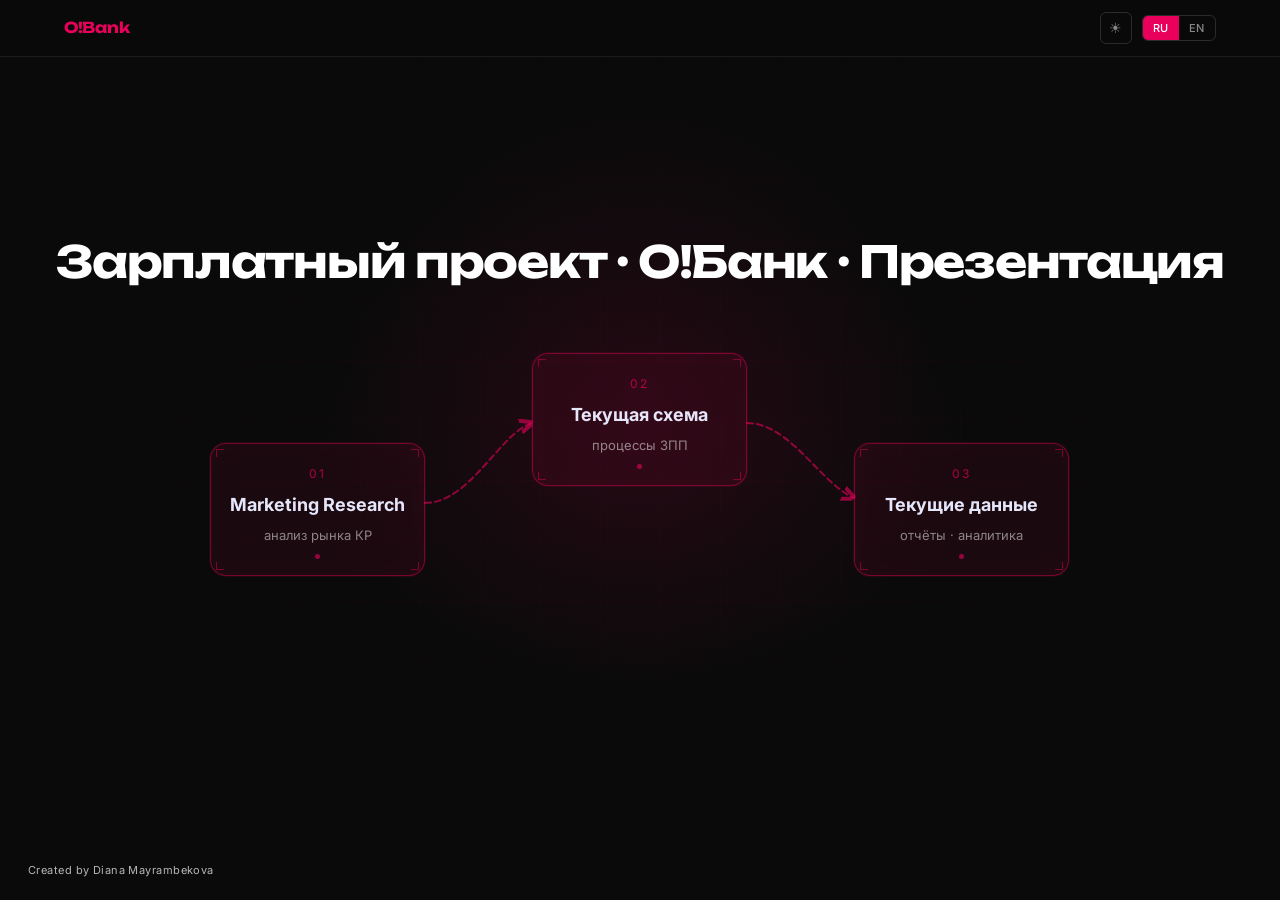
<file: index.html>
<!DOCTYPE html>
<html lang="ru">
<head>
  <meta charset="UTF-8">
  <meta name="viewport" content="width=device-width, initial-scale=1.0">
  <title>О!Банк — Зарплатный проект</title>
  <link rel="stylesheet" href="style.css">
  <link rel="preconnect" href="https://fonts.googleapis.com">
  <link href="https://fonts.googleapis.com/css2?family=Unbounded:wght@400;500;700&family=Inter:wght@300;400;500&display=swap" rel="stylesheet">
</head>
<body>

<nav class="nav" id="nav">
  <div class="nav-inner">
    <a href="index.html" class="nav-logo">O!Bank</a>
    <div class="nav-controls">
      <button class="theme-btn" onclick="toggleTheme()" title="Toggle theme">
        <span class="theme-icon-dark">☀</span>
        <span class="theme-icon-light">☾</span>
      </button>
      <div class="lang-toggle">
        <button class="lang-btn active" data-lang="ru">RU</button>
        <button class="lang-btn" data-lang="en">EN</button>
      </div>
    </div>
  </div>
</nav>

<section class="hero" id="hero">
  <div class="hero-bg-grid"></div>
  <div class="holo-glow-bg"></div>

  <div class="holo-header">
    <h1 class="hero-title"
      data-ru="Зарплатный проект · О!Банк · Презентация"
      data-en="Salary Project · O!Bank · Presentation">
      Зарплатный проект · О!Банк · Презентация
    </h1>
  </div>

  <div class="holo-canvas" style="width:860px;max-width:calc(100vw - 48px);height:340px;">
    <svg class="holo-svg" viewBox="0 0 860 340" preserveAspectRatio="xMidYMid meet">
      <defs>
        <marker id="harr" markerWidth="8" markerHeight="8" refX="6" refY="4" orient="auto">
          <path d="M0,1 L7,4 L0,7" stroke="rgba(232,0,90,0.7)" stroke-width="1.2" fill="none"/>
        </marker>
      </defs>
      <!-- 01 правый край → 02 левый край -->
      <path d="M 215,160 C 260,160 290,90 322,80"
            stroke="rgba(232,0,90,0.3)" stroke-width="1" fill="none" marker-end="url(#harr)"/>
      <!-- 02 правый край → 03 левый край -->
      <path d="M 537,80 C 580,80 610,140 644,155"
            stroke="rgba(232,0,90,0.3)" stroke-width="1" fill="none" marker-end="url(#harr)"/>
    </svg>

    <!-- 01 Marketing Research -->
    <div class="hc" onclick="location.href='marketing.html'" style="left:0px;top:100px;width:215px;">
      <div class="hc-scan"></div>
      <div class="hc-c hc-ctl"></div><div class="hc-c hc-ctr"></div>
      <div class="hc-c hc-cbl"></div><div class="hc-c hc-cbr"></div>
      <div class="hc-num">01</div>
      <div class="hc-title" data-ru="Marketing Research" data-en="Marketing Research">Marketing Research</div>
      <div class="hc-sub" data-ru="анализ рынка КР" data-en="of top Banks in KR">анализ рынка КР</div>
      <div class="hc-dot"></div>
    </div>

    <!-- 02 Текущая схема -->
    <div class="hc" onclick="location.href='scheme.html'" style="left:322px;top:10px;width:215px;">
      <div class="hc-scan"></div>
      <div class="hc-c hc-ctl"></div><div class="hc-c hc-ctr"></div>
      <div class="hc-c hc-cbl"></div><div class="hc-c hc-cbr"></div>
      <div class="hc-num">02</div>
      <div class="hc-title" data-ru="Текущая схема" data-en="Current Scheme">Текущая схема</div>
      <div class="hc-sub" data-ru="процессы ЗПП" data-en="SP processes">процессы ЗПП</div>
      <div class="hc-dot" style="animation-delay:0.6s"></div>
    </div>

    <!-- 03 Текущие данные -->
    <div class="hc" onclick="location.href='current_data.html'" style="left:644px;top:100px;width:215px;">
      <div class="hc-scan"></div>
      <div class="hc-c hc-ctl"></div><div class="hc-c hc-ctr"></div>
      <div class="hc-c hc-cbl"></div><div class="hc-c hc-cbr"></div>
      <div class="hc-num">03</div>
      <div class="hc-title" data-ru="Текущие данные" data-en="Current Data">Текущие данные</div>
      <div class="hc-sub" data-ru="отчёты · аналитика" data-en="reports · analytics">отчёты · аналитика</div>
      <div class="hc-dot" style="animation-delay:1.2s"></div>
    </div>

  </div>
</section>

<div style="position:fixed;bottom:20px;left:28px;font-family:'Inter',sans-serif;font-size:11px;color:rgba(255,255,255,0.7);letter-spacing:0.04em;pointer-events:none;">Created by Diana Mayrambekova</div>

<script src="main.js"></script>
</body>
</html>
</file>
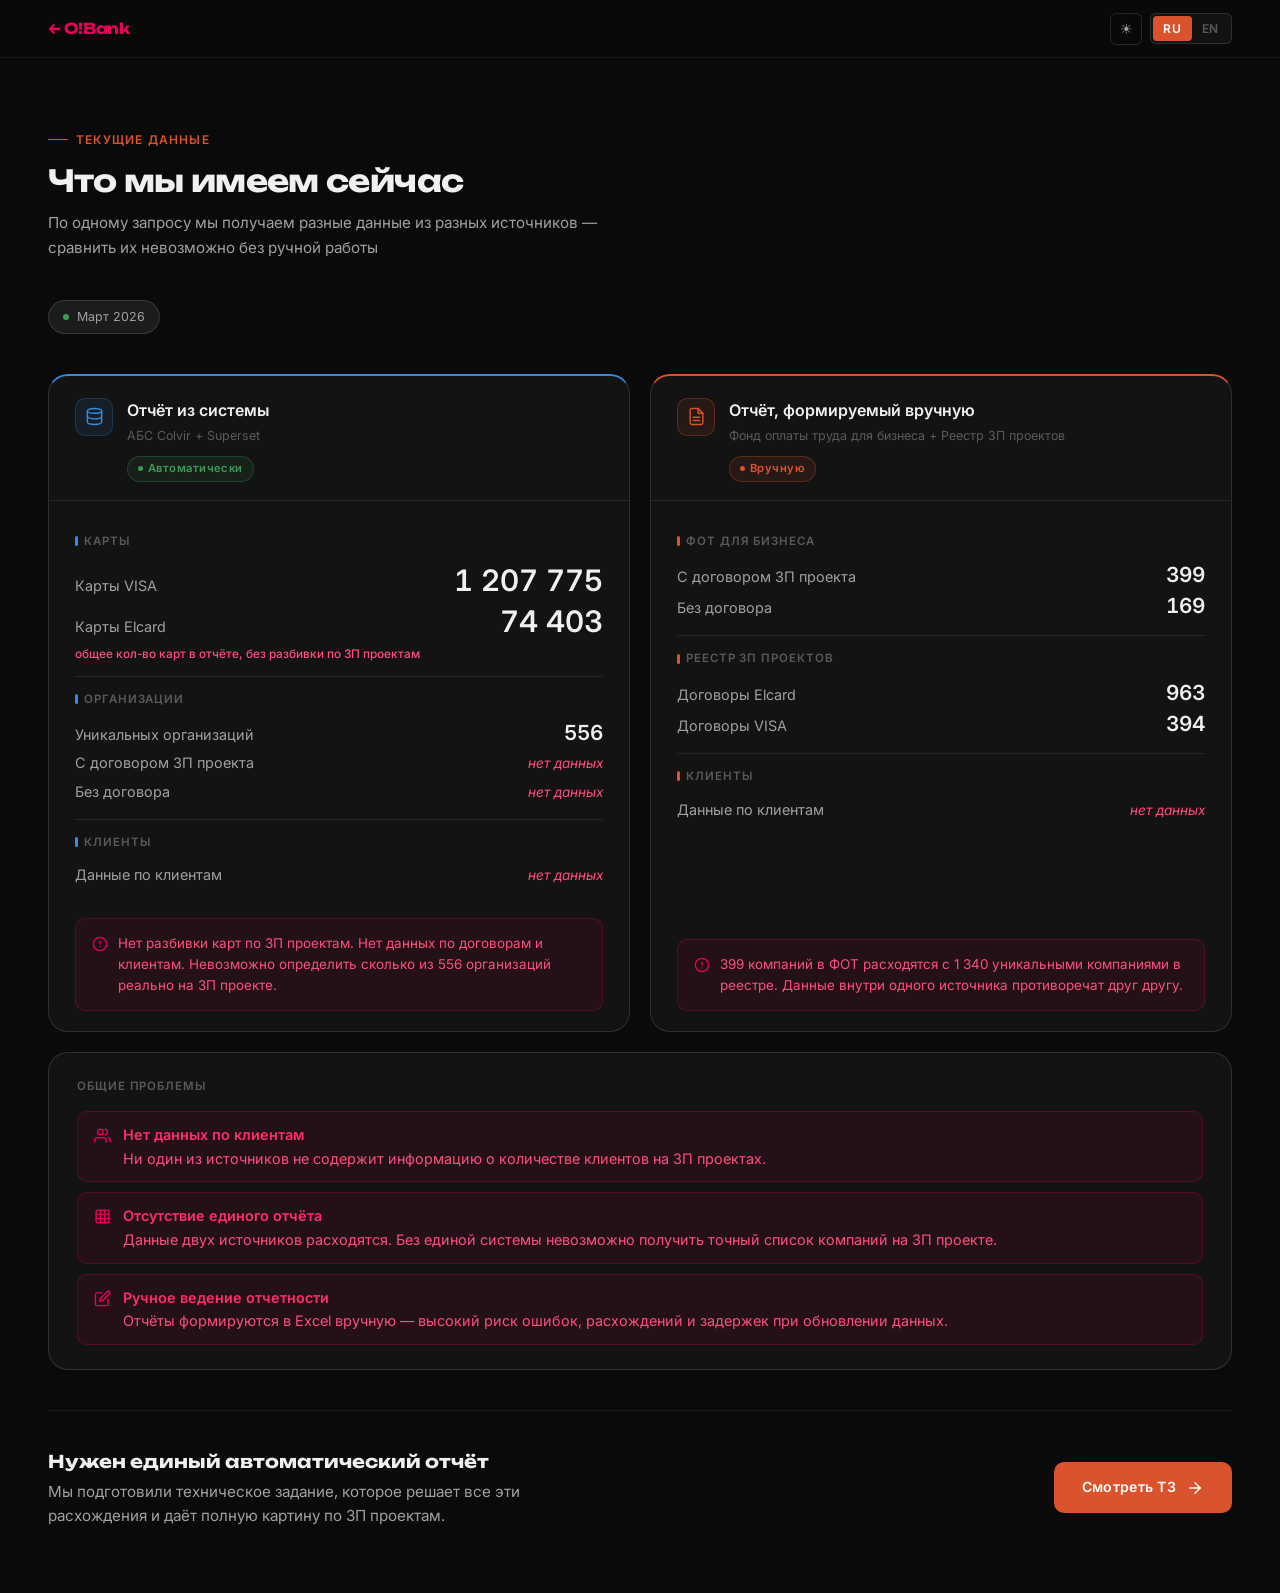
<file: current_data.html>
<!DOCTYPE html>
<html lang="ru">
<head>
    <meta charset="UTF-8">
    <meta name="viewport" content="width=device-width, initial-scale=1.0">
    <title>Текущие данные — О!Банк ЗП Проекты</title>
    <link rel="stylesheet" href="current_data.css">
<style>.theme-icon-light{display:none;}.light-mode .theme-icon-dark{display:none;}.light-mode .theme-icon-light{display:inline;}</style>
</head>
<body>

<header class="header">
    <a href="index.html" class="nav-back">← O!Bank</a>
    <div class="nav-right" style="display:flex;align-items:center;gap:8px;">
        <button onclick="toggleTheme()" style="background:none;border:1px solid rgba(255,255,255,0.12);color:#a0a0a0;font-size:14px;width:32px;height:32px;border-radius:6px;cursor:pointer;display:flex;align-items:center;justify-content:center;flex-shrink:0;"><span class="theme-icon-dark">☀</span><span class="theme-icon-light" style="display:none;">☾</span></button>
        <div class="lang-switcher"><button class="lang-btn active" data-lang="ru">RU</button><button class="lang-btn" data-lang="en">EN</button></div>
    </div>
</header>

<div class="page-wrapper">
    <div class="section">

        <div id="section-eyebrow" class="section-eyebrow">Текущие данные</div>
        <h1 id="section-title" class="section-title">Что мы имеем сейчас</h1>
        <p id="section-subtitle" class="section-subtitle">
            По одному запросу мы получаем разные данные из разных источников — сравнить их невозможно без ручной работы
        </p>
        <div class="date-badge">
            <span class="date-badge-dot"></span>
            <span id="date-badge-text">Март 2026</span>
        </div>

        <div class="reports-grid" id="reports-grid">

            <!-- ══ ЛЕВЫЙ БЛОК — СИСТЕМА ══ -->
            <div class="report-card system">
                <div class="card-header">
                    <div class="card-icon blue">
                        <svg xmlns="http://www.w3.org/2000/svg" width="19" height="19" viewBox="0 0 24 24" fill="none" stroke="currentColor" stroke-width="1.8" stroke-linecap="round" stroke-linejoin="round">
                            <ellipse cx="12" cy="5" rx="9" ry="3"/><path d="M21 12c0 1.66-4 3-9 3s-9-1.34-9-3"/><path d="M3 5v14c0 1.66 4 3 9 3s9-1.34 9-3V5"/>
                        </svg>
                    </div>
                    <div>
                        <div id="sys-card-title" class="card-title">Отчёт из системы</div>
                        <div id="sys-card-source" class="card-source">АБС Colvir + Superset</div>
                        <span class="card-badge auto">
                            <span class="badge-dot"></span>
                            <span id="sys-card-badge">Автоматически</span>
                        </span>
                    </div>
                </div>

                <div class="card-metrics">

                    <div class="metric-group">
                        <div class="metric-group-label blue-accent" data-label="grp_cards">Карты</div>
                        <div class="metric-row">
                            <span class="metric-label" data-label="lbl_visa">Карты VISA</span>
                            <span class="metric-value large" data-count="1207775">1 207 775</span>
                        </div>
                        <div class="metric-row">
                            <span class="metric-label" data-label="lbl_elcard">Карты Elcard</span>
                            <span class="metric-value large" data-count="74403">74 403</span>
                        </div>
                        <div id="note-cards" class="metric-note" style="color:#FF4D7D; font-style:normal; font-weight:500;">общее кол-во карт в отчёте, без разбивки по ЗП проектам</div>
                    </div>

                    <div class="metric-group">
                        <div class="metric-group-label blue-accent" data-label="grp_orgs">Организации</div>
                        <div class="metric-row">
                            <span class="metric-label" data-label="lbl_orgs">Уникальных организаций</span>
                            <span class="metric-value medium" data-count="556">556</span>
                        </div>
                        <div class="metric-row">
                            <span class="metric-label" data-label="lbl_with_deal">С договором ЗП проекта</span>
                            <span class="metric-value no-data" data-no-data>нет данных</span>
                        </div>
                        <div class="metric-row">
                            <span class="metric-label" data-label="lbl_no_deal">Без договора</span>
                            <span class="metric-value no-data" data-no-data>нет данных</span>
                        </div>
                    </div>

                    <div class="metric-group">
                        <div class="metric-group-label blue-accent" data-label="grp_employees">Клиенты</div>
                        <div class="metric-row">
                            <span class="metric-label" data-label="lbl_employees">Данные по клиентам</span>
                            <span class="metric-value no-data" data-no-data>нет данных</span>
                        </div>
                    </div>

                </div>

                <div style="padding: 0 26px;">
                    <div class="problem-box">
                        <div class="problem-icon">
                            <svg xmlns="http://www.w3.org/2000/svg" width="16" height="16" viewBox="0 0 24 24" fill="none" stroke="currentColor" stroke-width="2" stroke-linecap="round" stroke-linejoin="round">
                                <circle cx="12" cy="12" r="10"/><line x1="12" y1="8" x2="12" y2="12"/><line x1="12" y1="16" x2="12.01" y2="16"/>
                            </svg>
                        </div>
                        <div id="sys-problem" class="problem-text">
                            Нет разбивки карт по ЗП проектам. Нет данных по договорам и клиентам. Невозможно определить сколько из 556 организаций реально на ЗП проекте.
                        </div>
                    </div>
                </div>

            </div>

            <!-- ══ ПРАВЫЙ БЛОК — ОСКП ══ -->
            <div class="report-card manual">
                <div class="card-header">
                    <div class="card-icon orange">
                        <svg xmlns="http://www.w3.org/2000/svg" width="19" height="19" viewBox="0 0 24 24" fill="none" stroke="currentColor" stroke-width="1.8" stroke-linecap="round" stroke-linejoin="round">
                            <path d="M14 2H6a2 2 0 0 0-2 2v16a2 2 0 0 0 2 2h12a2 2 0 0 0 2-2V8z"/><polyline points="14 2 14 8 20 8"/><line x1="16" y1="13" x2="8" y2="13"/><line x1="16" y1="17" x2="8" y2="17"/>
                        </svg>
                    </div>
                    <div>
                        <div id="man-card-title" class="card-title">Отчёт, формируемый вручную</div>
                        <div id="man-card-source" class="card-source">ФОТ для бизнеса + Реестр ЗП проектов</div>
                        <span class="card-badge manual">
                            <span class="badge-dot"></span>
                            <span id="man-card-badge">Вручную</span>
                        </span>
                    </div>
                </div>

                <div class="card-metrics">

                    <div class="metric-group">
                        <div class="metric-group-label" data-label="grp_fot">ФОТ для бизнеса</div>
                        <div class="metric-row">
                            <span class="metric-label" data-label="lbl_with_deal">С договором ЗП проекта</span>
                            <span class="metric-value medium" data-count="399">399</span>
                        </div>
                        <div class="metric-row">
                            <span class="metric-label" data-label="lbl_no_deal">Без договора</span>
                            <span class="metric-value medium" data-count="169">169</span>
                        </div>
                    </div>

                    <div class="metric-group">
                        <div class="metric-group-label" data-label="grp_registry">Реестр ЗП проектов</div>
                        <div class="metric-row">
                            <span class="metric-label" data-label="lbl_deals_ec">Договоры Elcard</span>
                            <span class="metric-value medium" data-count="963">963</span>
                        </div>
                        <div class="metric-row">
                            <span class="metric-label" data-label="lbl_deals_visa">Договоры VISA</span>
                            <span class="metric-value medium" data-count="394">394</span>
                        </div>
                    </div>

                    <div class="metric-group">
                        <div class="metric-group-label" data-label="grp_employees">Клиенты</div>
                        <div class="metric-row">
                            <span class="metric-label" data-label="lbl_employees">Данные по клиентам</span>
                            <span class="metric-value no-data" data-no-data>нет данных</span>
                        </div>
                    </div>

                </div>

                <div style="padding: 0 26px;">
                    <div class="problem-box">
                        <div class="problem-icon">
                            <svg xmlns="http://www.w3.org/2000/svg" width="16" height="16" viewBox="0 0 24 24" fill="none" stroke="currentColor" stroke-width="2" stroke-linecap="round" stroke-linejoin="round">
                                <circle cx="12" cy="12" r="10"/><line x1="12" y1="8" x2="12" y2="12"/><line x1="12" y1="16" x2="12.01" y2="16"/>
                            </svg>
                        </div>
                        <div id="man-problem" class="problem-text">
                            399 компаний в ФОТ не стыкуются с 1 340 уникальными компаниями в реестре. Данные внутри одного источника противоречат друг другу.
                        </div>
                    </div>
                </div>

            </div>

        </div>

        <!-- ══ ИТОГОВЫЕ ПРОБЛЕМЫ ══ -->
        <div class="bottom-problems">
            <div class="bottom-problems-title" id="problems-title">Общие проблемы</div>
            <div class="problem-list">

                <div class="problem-item">
                    <div class="problem-item-icon">
                        <svg xmlns="http://www.w3.org/2000/svg" width="17" height="17" viewBox="0 0 24 24" fill="none" stroke="currentColor" stroke-width="2" stroke-linecap="round" stroke-linejoin="round">
                            <path d="M17 21v-2a4 4 0 0 0-4-4H5a4 4 0 0 0-4 4v2"/><circle cx="9" cy="7" r="4"/><path d="M23 21v-2a4 4 0 0 0-3-3.87"/><path d="M16 3.13a4 4 0 0 1 0 7.75"/>
                        </svg>
                    </div>
                    <div class="problem-item-text">
                        <strong id="p1-title">Нет данных по клиентам</strong>
                        <span id="p1-text">Ни один из источников не содержит информацию о количестве клиентов на ЗП проектах.</span>
                    </div>
                </div>

                <div class="problem-item">
                    <div class="problem-item-icon">
                        <svg xmlns="http://www.w3.org/2000/svg" width="17" height="17" viewBox="0 0 24 24" fill="none" stroke="currentColor" stroke-width="2" stroke-linecap="round" stroke-linejoin="round">
                            <rect x="3" y="3" width="18" height="18" rx="2" ry="2"/><line x1="3" y1="9" x2="21" y2="9"/><line x1="3" y1="15" x2="21" y2="15"/><line x1="9" y1="3" x2="9" y2="21"/><line x1="15" y1="3" x2="15" y2="21"/>
                        </svg>
                    </div>
                    <div class="problem-item-text">
                        <strong id="p2-title">Отсутствие единого отчёта</strong>
                        <span id="p2-text">Данные двух источников расходятся. Без единой системы невозможно получить точный список компаний на ЗП проекте.</span>
                    </div>
                </div>

                <div class="problem-item">
                    <div class="problem-item-icon">
                        <svg xmlns="http://www.w3.org/2000/svg" width="17" height="17" viewBox="0 0 24 24" fill="none" stroke="currentColor" stroke-width="2" stroke-linecap="round" stroke-linejoin="round">
                            <path d="M11 4H4a2 2 0 0 0-2 2v14a2 2 0 0 0 2 2h14a2 2 0 0 0 2-2v-7"/><path d="M18.5 2.5a2.121 2.121 0 0 1 3 3L12 15l-4 1 1-4 9.5-9.5z"/>
                        </svg>
                    </div>
                    <div class="problem-item-text">
                        <strong id="p3-title">Ручное ведение отчетности</strong>
                        <span id="p3-text">Отчёты формируются в Excel вручную — высокий риск ошибок, расхождений и задержек при обновлении данных.</span>
                    </div>
                </div>

            </div>
        </div>

        <!-- CTA -->
        <div class="cta-transition">
            <div class="cta-text">
                <strong id="cta-heading">Нужен единый автоматический отчёт</strong>
                <span id="cta-sub">Мы подготовили техническое задание, которое решает все эти расхождения и даёт полную картину по ЗП проектам.</span>
            </div>
            <a href="tz.html" class="cta-btn">
                <span id="cta-btn-text">Смотреть ТЗ</span>
                <svg xmlns="http://www.w3.org/2000/svg" viewBox="0 0 24 24" fill="none" stroke="currentColor" stroke-width="2" stroke-linecap="round" stroke-linejoin="round">
                    <line x1="5" y1="12" x2="19" y2="12"/><polyline points="12 5 19 12 12 19"/>
                </svg>
            </a>
        </div>

    </div>
</div>

<script src="current_data.js"></script>
</body>
</html>
</file>
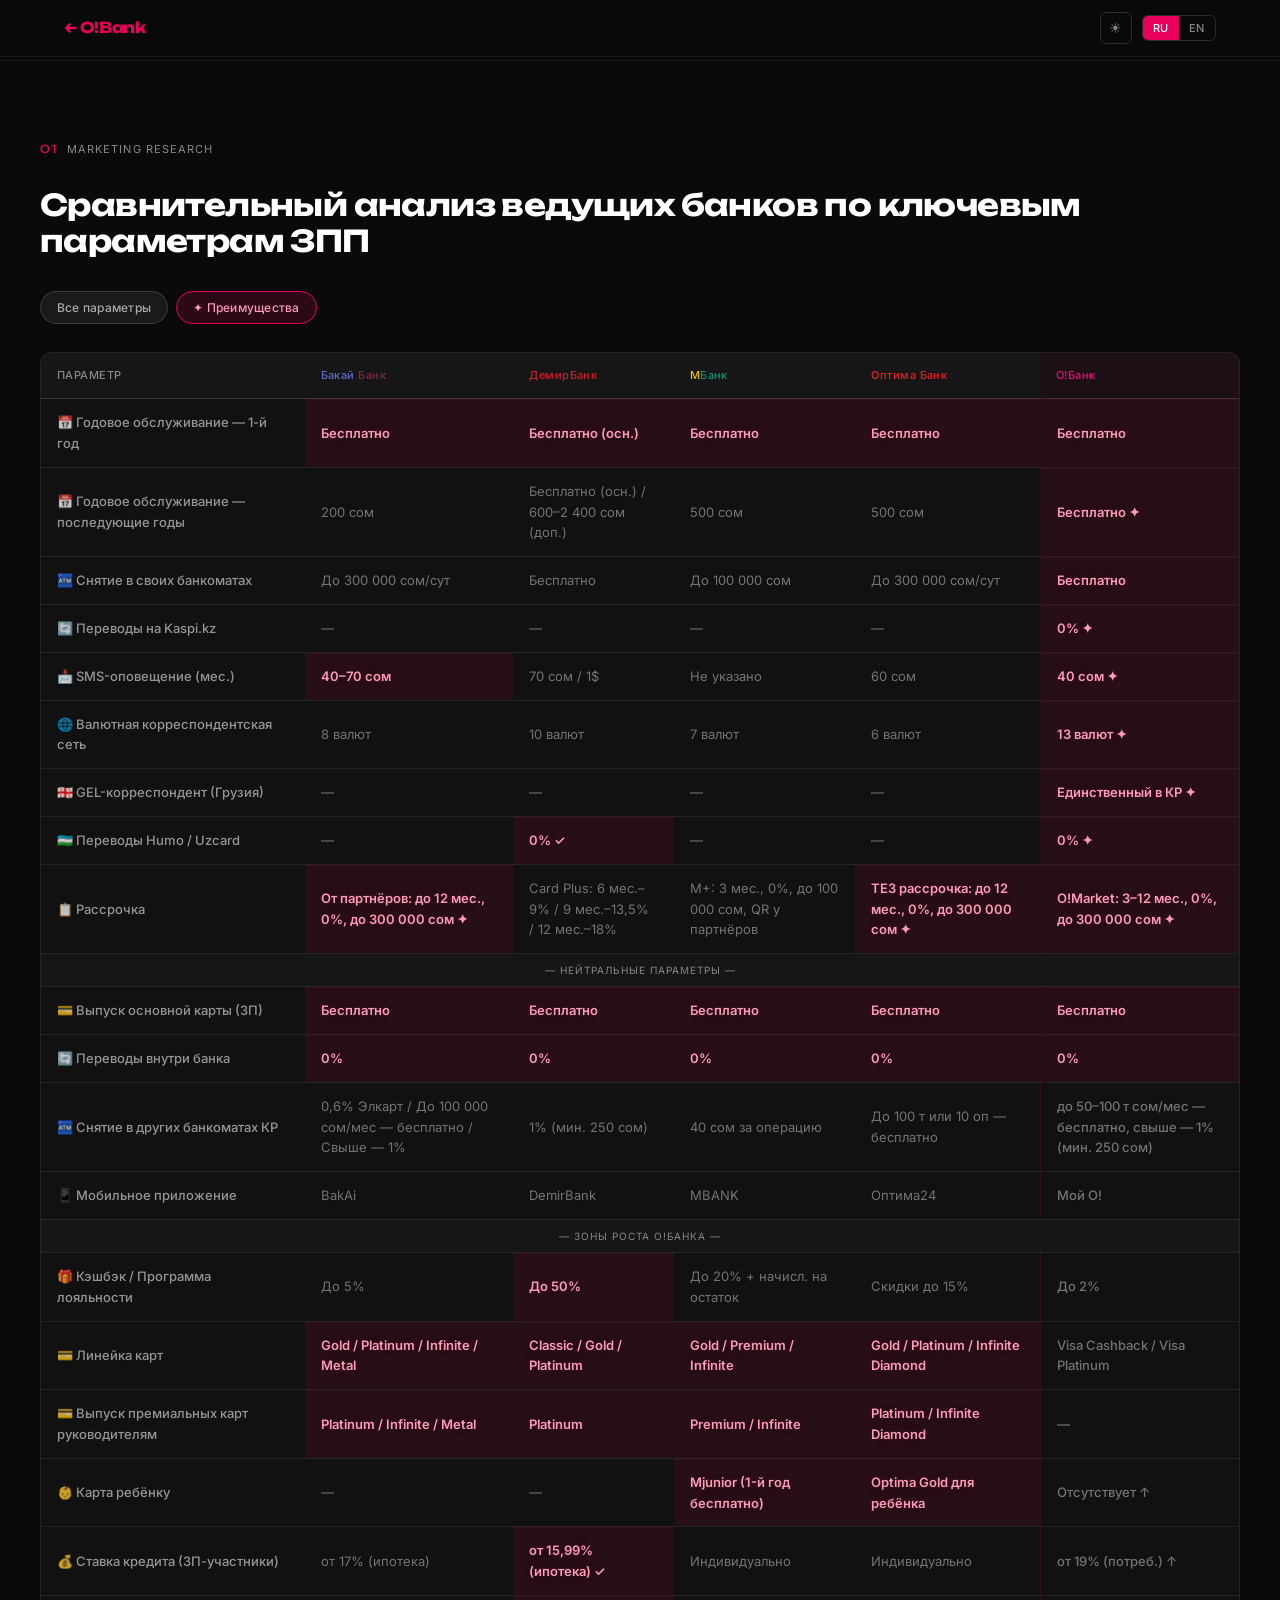
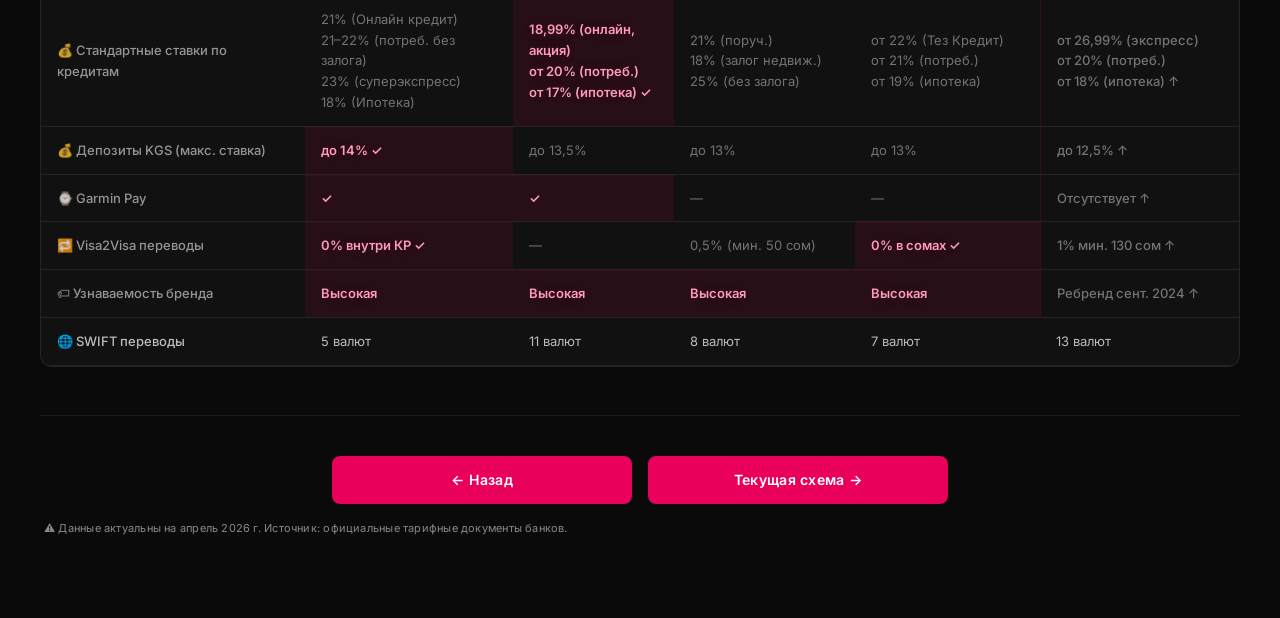
<file: marketing.html>
<!DOCTYPE html>
<html lang="ru">
<head>
  <meta charset="UTF-8">
  <meta name="viewport" content="width=device-width, initial-scale=1.0">
  <title data-ru="Маркетинговое исследование — О!Банк" data-en="Marketing Research — O!Bank">Маркетинговое исследование — О!Банк</title>
  <link rel="stylesheet" href="style.css">
  <link rel="preconnect" href="https://fonts.googleapis.com">
  <link href="https://fonts.googleapis.com/css2?family=Unbounded:wght@400;500;700&family=Inter:wght@300;400;500&display=swap" rel="stylesheet">
</head>
<body>

<nav class="nav" id="nav">
  <div class="nav-inner">
    <a href="index.html" class="nav-logo">← O!Bank</a>
    <div class="nav-controls">
      <button class="theme-btn" onclick="toggleTheme()" title="Toggle theme">
        <span class="theme-icon-dark">☀</span>
        <span class="theme-icon-light">☾</span>
      </button>
      <div class="lang-toggle">
        <button class="lang-btn active" data-lang="ru">RU</button>
        <button class="lang-btn" data-lang="en">EN</button>
      </div>
    </div>
  </div>
</nav>

<section class="section" id="marketing" style="margin-top: 60px;">
  <div class="container">

    <div class="section-label">
      <span class="section-num">01</span>
      <span class="section-name" data-ru="Marketing Research" data-en="Marketing Research">Marketing Research</span>
    </div>

    <div class="section-head">
      <h2 class="section-title"
          data-ru="Сравнительный анализ ведущих банков по ключевым параметрам ЗПП"
          data-en="Comparative analysis of leading banks by key SP parameters">
        Сравнительный анализ ведущих банков по ключевым параметрам ЗПП
      </h2>
    </div>

    <div class="filter-row">
      <button class="filter-btn active" id="btn-all" onclick="filterTable('all')" data-ru="Все параметры" data-en="All Parameters">Все параметры</button>
      <button class="filter-btn magenta" id="btn-advantage" onclick="filterTable('advantage')" data-ru="✦ Преимущества" data-en="✦ Advantages">✦ Преимущества</button>
    </div>

    <div class="table-wrap">
      <table class="compare-table" id="compare-table">
        <thead>
          <tr>
            <th class="th-param" data-ru="Параметр" data-en="Parameter">Параметр</th>
            <th data-ru='<span class="th-bakai-1">Бакай</span><span class="th-bakai-2"> Банк</span>' data-en='<span class="th-bakai-1">Bakai</span><span class="th-bakai-2"> Bank</span>'><span class="th-bakai-1">Бакай</span><span class="th-bakai-2"> Банк</span></th>
            <th data-ru='<span class="th-demir">ДемирБанк</span>' data-en='<span class="th-demir">DemirBank</span>'><span class="th-demir">ДемирБанк</span></th>
            <th data-ru='<span class="th-mbank-1">М</span><span class="th-mbank-2">Банк</span>' data-en='<span class="th-mbank-1">M</span><span class="th-mbank-2">Bank</span>'><span class="th-mbank-1">М</span><span class="th-mbank-2">Банк</span></th>
            <th data-ru='<span class="th-optima">Оптима Банк</span>' data-en='<span class="th-optima">Optima Bank</span>'><span class="th-optima">Оптима Банк</span></th>
            <th class="th-ob" data-ru='<span class="th-obank">О!Банк</span>' data-en='<span class="th-obank">O!Bank</span>'><span class="th-obank">О!Банк</span></th>
          </tr>
        </thead>
        <tbody>
          <tr data-type="advantage">
            <td class="td-param" data-ru="📅 Годовое обслуживание — 1-й год" data-en="📅 Annual Fee — 1st Year">📅 Годовое обслуживание — 1-й год</td>
            <td class="cell-best" data-ru="Бесплатно" data-en="Free">Бесплатно</td>
            <td class="cell-best" data-ru="Бесплатно (осн.)" data-en="Free (main card)">Бесплатно (осн.)</td>
            <td class="cell-best" data-ru="Бесплатно" data-en="Free">Бесплатно</td>
            <td class="cell-best" data-ru="Бесплатно" data-en="Free">Бесплатно</td>
            <td class="td-ob cell-best" data-ru="Бесплатно" data-en="Free">Бесплатно</td>
          </tr>
          <tr data-type="advantage">
            <td class="td-param" data-ru="📅 Годовое обслуживание — последующие годы" data-en="📅 Annual Fee — Subsequent Years">📅 Годовое обслуживание — последующие годы</td>
            <td data-ru="200 сом" data-en="200 KGS">200 сом</td>
            <td data-ru="Бесплатно (осн.) / 600–2 400 сом (доп.)" data-en="Free (main) / 600–2,400 KGS (supplementary)">Бесплатно (осн.) / 600–2 400 сом (доп.)</td>
            <td data-ru="500 сом" data-en="500 KGS">500 сом</td>
            <td data-ru="500 сом" data-en="500 KGS">500 сом</td>
            <td class="td-ob cell-best" data-ru="Бесплатно ✦" data-en="Free ✦">Бесплатно ✦</td>
          </tr>
          <tr data-type="advantage">
            <td class="td-param" data-ru="🏧 Снятие в своих банкоматах" data-en="🏧 Own ATM Withdrawal">🏧 Снятие в своих банкоматах</td>
            <td data-ru="До 300 000 сом/сут" data-en="Up to 300,000 KGS/day">До 300 000 сом/сут</td>
            <td data-ru="Бесплатно" data-en="Free">Бесплатно</td>
            <td data-ru="До 100 000 сом" data-en="Up to 100,000 KGS">До 100 000 сом</td>
            <td data-ru="До 300 000 сом/сут" data-en="Up to 300,000 KGS/day">До 300 000 сом/сут</td>
            <td class="td-ob cell-best" data-ru="Бесплатно" data-en="Free">Бесплатно</td>
          </tr>
          <tr data-type="advantage">
            <td class="td-param" data-ru="🔄 Переводы на Kaspi.kz" data-en="🔄 Transfers on Kaspi.kz">🔄 Переводы на Kaspi.kz</td>
            <td>—</td>
            <td>—</td>
            <td>—</td>
            <td>—</td>
            <td class="td-ob cell-best" data-ru="0% ✦" data-en="0% ✦">0% ✦</td>
          </tr>
          <tr data-type="advantage">
            <td class="td-param" data-ru="📩 SMS-оповещение (мес.)" data-en="📩 SMS Notifications (monthly)">📩 SMS-оповещение (мес.)</td>
            <td class="cell-best" data-ru="40–70 сом" data-en="40–70 KGS">40–70 сом</td>
            <td data-ru="70 сом / 1$" data-en="70 KGS / $1">70 сом / 1$</td>
            <td data-ru="Не указано" data-en="Not specified">Не указано</td>
            <td data-ru="60 сом" data-en="60 KGS">60 сом</td>
            <td class="td-ob cell-best" data-ru="40 сом ✦" data-en="40 KGS ✦">40 сом ✦</td>
          </tr>
          <tr data-type="advantage">
            <td class="td-param" data-ru="🌐 Валютная корреспондентская сеть" data-en="🌐 Correspondent Network">🌐 Валютная корреспондентская сеть</td>
            <td data-ru="8 валют" data-en="8 currencies">8 валют</td>
            <td data-ru="10 валют" data-en="10 currencies">10 валют</td>
            <td data-ru="7 валют" data-en="7 currencies">7 валют</td>
            <td data-ru="6 валют" data-en="6 currencies">6 валют</td>
            <td class="td-ob cell-best" data-ru="13 валют ✦" data-en="13 Currencies ✦">13 валют ✦</td>
          </tr>
          <tr data-type="advantage">
            <td class="td-param" data-ru="🇬🇪 GEL-корреспондент (Грузия)" data-en="🇬🇪 GEL Correspondent (Georgia)">🇬🇪 GEL-корреспондент (Грузия)</td>
            <td>—</td><td>—</td><td>—</td><td>—</td>
            <td class="td-ob cell-best" data-ru="Единственный в КР ✦" data-en="Only Bank in KR ✦">Единственный в КР ✦</td>
          </tr>
          <tr data-type="advantage">
            <td class="td-param" data-ru="🇺🇿 Переводы Humo / Uzcard" data-en="🇺🇿 Humo / Uzcard Transfers">🇺🇿 Переводы Humo / Uzcard</td>
            <td>—</td>
            <td class="cell-best" data-ru="0% ✓" data-en="0% ✓">0% ✓</td>
            <td>—</td><td>—</td>
            <td class="td-ob cell-best" data-ru="0% ✦" data-en="0% ✦">0% ✦</td>
          </tr>
          <tr data-type="advantage">
            <td class="td-param" data-ru="📋 Рассрочка" data-en="📋 Instalment Plan">📋 Рассрочка</td>
            <td class="cell-best" data-ru="От партнёров: до 12 мес., 0%, до 300 000 сом ✦" data-en="Partner instalment: up to 12 mo., 0%, up to 300,000 KGS ✦">От партнёров: до 12 мес., 0%, до 300 000 сом ✦</td>
            <td data-ru="Card Plus: 6 мес.–9% / 9 мес.–13,5% / 12 мес.–18%" data-en="Card Plus: 6 mo–9% / 9 mo–13.5% / 12 mo–18%">Card Plus: 6 мес.–9% / 9 мес.–13,5% / 12 мес.–18%</td>
            <td data-ru="M+: 3 мес., 0%, до 100 000 сом, QR у партнёров" data-en="M+: 3 mo., 0%, up to 100,000 KGS, QR at partners">M+: 3 мес., 0%, до 100 000 сом, QR у партнёров</td>
            <td class="cell-best" data-ru="ТЕЗ рассрочка: до 12 мес., 0%, до 300 000 сом ✦" data-en="TEZ instalment: up to 12 mo., 0%, up to 300,000 KGS ✦">ТЕЗ рассрочка: до 12 мес., 0%, до 300 000 сом ✦</td>
            <td class="td-ob cell-best" data-ru="O!Market: 3–12 мес., 0%, до 300 000 сом ✦" data-en="O!Market: 3–12 mo., 0%, up to 300,000 KGS ✦">O!Market: 3–12 мес., 0%, до 300 000 сом ✦</td>
          </tr>
          <tr class="row-divider">
            <td colspan="6" class="td-divider" data-ru="— Нейтральные параметры —" data-en="— Neutral Parameters —">— Нейтральные параметры —</td>
          </tr>
          <tr data-type="neutral">
            <td class="td-param" data-ru="💳 Выпуск основной карты (ЗП)" data-en="💳 Main Card Issuance (SP)">💳 Выпуск основной карты (ЗП)</td>
            <td class="cell-best" data-ru="Бесплатно" data-en="Free">Бесплатно</td>
            <td class="cell-best" data-ru="Бесплатно" data-en="Free">Бесплатно</td>
            <td class="cell-best" data-ru="Бесплатно" data-en="Free">Бесплатно</td>
            <td class="cell-best" data-ru="Бесплатно" data-en="Free">Бесплатно</td>
            <td class="td-ob cell-best" data-ru="Бесплатно" data-en="Free">Бесплатно</td>
          </tr>
          <tr data-type="neutral">
            <td class="td-param" data-ru="🔄 Переводы внутри банка" data-en="🔄 Internal Transfers">🔄 Переводы внутри банка</td>
            <td class="cell-best">0%</td><td class="cell-best">0%</td>
            <td class="cell-best">0%</td><td class="cell-best">0%</td>
            <td class="td-ob cell-best">0%</td>
          </tr>
          <tr data-type="neutral">
            <td class="td-param" data-ru="🏧 Снятие в других банкоматах КР" data-en="🏧 Other ATMs in KR">🏧 Снятие в других банкоматах КР</td>
            <td data-ru="0,6% Элкарт / До 100 000 сом/мес — бесплатно / Свыше — 1%" data-en="0.6% Elcard / Up to 100,000 KGS/mo — free / Above — 1%">0,6% Элкарт / До 100 000 сом/мес — бесплатно / Свыше — 1%</td>
            <td data-ru="1% (мин. 250 сом)" data-en="1% (min. 250 KGS)">1% (мин. 250 сом)</td>
            <td data-ru="40 сом за операцию" data-en="40 KGS per transaction">40 сом за операцию</td>
            <td data-ru="До 100 т или 10 оп — бесплатно" data-en="Up to 100K or 10 ops — free">До 100 т или 10 оп — бесплатно</td>
            <td class="td-ob" data-ru="до 50–100 т сом/мес — бесплатно, свыше — 1% (мин. 250 сом)" data-en="up to 50–100K KGS/mo — free, above — 1% (min. 250 KGS)">до 50–100 т сом/мес — бесплатно, свыше — 1% (мин. 250 сом)</td>
          </tr>
          <tr data-type="neutral">
            <td class="td-param" data-ru="📱 Мобильное приложение" data-en="📱 Mobile App">📱 Мобильное приложение</td>
            <td>BakAi</td><td>DemirBank</td><td>MBANK</td>
            <td data-ru="Оптима24" data-en="Optima24">Оптима24</td>
            <td class="td-ob" data-ru="Мой О!" data-en="Moi O!">Мой О!</td>
          </tr>
          <tr class="row-divider">
            <td colspan="6" class="td-divider" data-ru="— Зоны роста О!Банка —" data-en="— O!Bank Growth Areas —">— Зоны роста О!Банка —</td>
          </tr>
          <tr data-type="growth">
            <td class="td-param" data-ru="🎁 Кэшбэк / Программа лояльности" data-en="🎁 Cashback / Loyalty Program">🎁 Кэшбэк / Программа лояльности</td>
            <td data-ru="До 5%" data-en="Up to 5%">До 5%</td>
            <td class="cell-best" data-ru="До 50%" data-en="Up to 50%">До 50%</td>
            <td data-ru="До 20% + начисл. на остаток" data-en="Up to 20% + balance accrual">До 20% + начисл. на остаток</td>
            <td data-ru="Скидки до 15%" data-en="Up to 15%">До 15%</td>
            <td class="td-ob cell-weak" data-ru="До 2%" data-en="Up to 2%">До 2%</td>
          </tr>
          <tr data-type="growth">
            <td class="td-param" data-ru="💳 Линейка карт" data-en="💳 Card Range">💳 Линейка карт</td>
            <td class="cell-best" data-ru="Gold / Platinum / Infinite / Metal" data-en="Gold / Platinum / Infinite / Metal">Gold / Platinum / Infinite / Metal</td>
            <td class="cell-best" data-ru="Classic / Gold / Platinum" data-en="Classic / Gold / Platinum">Classic / Gold / PlatinumPlatinum</td>
            <td class="cell-best" data-ru="Gold / Premium / Infinite" data-en="Gold / Premium / Infinite">Gold / Premium / Infinite</td>
            <td class="cell-best" data-ru="Gold / Platinum / Infinite Diamond" data-en="Gold / Platinum / Infinite Diamond">Gold / Platinum / Infinite Diamond</td>
            <td class="td-ob cell-weak" data-ru="Visa Cashback / Visa Platinum" data-en="Visa Cashback / Visa Platinum">Visa Cashback / Visa Platinum</td>
          </tr>
          <tr data-type="growth">
            <td class="td-param" data-ru="💳 Выпуск премиальных карт руководителям" data-en="💳 Issuing bonus cards to executives">💳 Выпуск премиальных карт руководителям</td>
            <td class="cell-best" data-ru="Platinum / Infinite / Metal" data-en="Platinum / Infinite / Metal">Platinum / Infinite / Metal</td>
            <td class="cell-best" data-ru="Platinum" data-en="Platinum">Platinum</td>
            <td class="cell-best" data-ru="Premium / Infinite" data-en="Premium / Infinite">Premium / Infinite</td>
            <td class="cell-best" data-ru="Platinum / Infinite Diamond" data-en=" Platinum / Infinite Diamond">Platinum / Infinite Diamond</td>
            <td class="td-ob cell-weak" data-ru="—" data-en="—">—</td>
          </tr>
          <tr data-type="growth">
            <td class="td-param" data-ru="👶 Карта ребёнку" data-en="👶 Children's Card">👶 Карта ребёнку</td>
            <td>—</td><td>—</td>
            <td class="cell-best" data-ru="Mjunior (1-й год бесплатно)" data-en="Mjunior (Year 1 free)">Mjunior (1-й год бесплатно)</td>
            <td class="cell-best" data-ru="Optima Gold для ребёнка" data-en="Optima Gold for child">Optima Gold для ребёнка</td>
            <td class="td-ob cell-weak" data-ru="Отсутствует ↑" data-en="None ↑">Отсутствует</td>
          </tr>
          <tr data-type="growth">
            <td class="td-param" data-ru="💰 Ставка кредита (ЗП-участники)" data-en="💰 Loan Rate (SP Clients)">💰 Ставка кредита (ЗП-участники)</td>
            <td data-ru="от 17% (ипотека)" data-en="from 17% (mortgage)">от 17% (ипотека)</td>
            <td class="cell-best" data-ru="от 15,99% (ипотека) ✓" data-en="from 15.99% (mortgage) ✓">от 15,99% (ипотека) ✓</td>
            <td data-ru="Индивидуально" data-en="Individual">Индивидуально</td>
            <td data-ru="Индивидуально" data-en="Individual">Индивидуально</td>
            <td class="td-ob cell-weak" data-ru="от 19% (потреб.) ↑" data-en="from 19% (consumer) ↑">от 19% (потреб.) ↑</td>
          </tr>
          <tr data-type="growth">
            <td class="td-param" data-ru="💰 Стандартные ставки по кредитам" data-en="💰 Standard Loan Rates">💰 Стандартные ставки по кредитам</td>
            <td data-ru="21% (Онлайн кредит)<br>21–22% (потреб. без залога)<br>23% (суперэкспресс)<br>18% (Ипотека)" data-en="21% (Online loan)<br>21–22% (consumer)<br>23% (super-express)<br>18% (Mortgage)">21% (Онлайн кредит)<br>21–22% (потреб. без залога)<br>23% (суперэкспресс)<br>18% (Ипотека)</td>
            <td class="cell-best" data-ru="18,99% (онлайн, акция)<br>от 20% (потреб.)<br>от 17% (ипотека) ✓" data-en="18.99% (online, promo)<br>from 20% (consumer)<br>from 17% (mortgage) ✓">18,99% (онлайн, акция)<br>от 20% (потреб.)<br>от 17% (ипотека) ✓</td>
            <td data-ru="21% (поруч.)<br>18% (залог недвиж.)<br>25% (без залога)" data-en="21% (guarantor)<br>18% (real estate)<br>25% (unsecured)">21% (поруч.)<br>18% (залог недвиж.)<br>25% (без залога)</td>
            <td data-ru="от 22% (Тез Кредит)<br>от 21% (потреб.)<br>от 19% (ипотека)" data-en="from 22% (Quick Loan)<br>from 21% (consumer)<br>from 19% (mortgage)">от 22% (Тез Кредит)<br>от 21% (потреб.)<br>от 19% (ипотека)</td>
            <td class="td-ob cell-weak" data-ru="от 26,99% (экспресс)<br>от 20% (потреб.)<br>от 18% (ипотека) ↑" data-en="from 26.99% (express)<br>from 20% (consumer)<br>from 18% (mortgage) ↑">от 26,99% (экспресс)<br>от 20% (потреб.)<br>от 18% (ипотека) ↑</td>
          </tr>
          <tr data-type="growth">
            <td class="td-param" data-ru="💰 Депозиты KGS (макс. ставка)" data-en="💰 KGS Deposits (max. rate)">💰 Депозиты KGS (макс. ставка)</td>
            <td class="cell-best" data-ru="до 14% ✓" data-en="up to 14% ✓">до 14% ✓</td>
            <td data-ru="до 13,5%" data-en="up to 13.5%">до 13,5%</td>
            <td data-ru="до 13%" data-en="up to 13%">до 13%</td>
            <td data-ru="до 13%" data-en="up to 13%">до 13%</td>
            <td class="td-ob cell-weak" data-ru="до 12,5% ↑" data-en="up to 12.5% ↑">до 12,5% ↑</td>
          </tr>
          <tr data-type="growth">
            <td class="td-param" data-ru="⌚ Garmin Pay" data-en="⌚ Garmin Pay">⌚ Garmin Pay</td>
            <td class="cell-best">✓</td><td class="cell-best">✓</td>
            <td>—</td><td>—</td>
            <td class="td-ob cell-weak" data-ru="Отсутствует ↑" data-en="None ↑">Отсутствует</td>
          </tr>
          <tr data-type="growth">
            <td class="td-param" data-ru="🔁 Visa2Visa переводы" data-en="🔁 Visa2Visa Transfers">🔁 Visa2Visa переводы</td>
            <td class="cell-best" data-ru="0% внутри КР ✓" data-en="0% within KR ✓">0% внутри КР ✓</td>
            <td>—</td>
            <td data-ru="0,5% (мин. 50 сом)" data-en="0.5% (min. 50 KGS)">0,5% (мин. 50 сом)</td>
            <td class="cell-best" data-ru="0% в сомах ✓" data-en="0% in KGS ✓">0% в сомах ✓</td>
            <td class="td-ob cell-weak" data-ru="1% мин. 130 сом ↑" data-en="1% min. 130 KGS ↑">1% мин. 130 сом ↑</td>
          </tr>
          <tr data-type="growth">
            <td class="td-param" data-ru="🏷 Узнаваемость бренда" data-en="🏷 Brand Recognition">🏷 Узнаваемость бренда</td>
            <td class="cell-best" data-ru="Высокая" data-en="High">Высокая</td>
            <td class="cell-best" data-ru="Высокая" data-en="High">Высокая</td>
            <td class="cell-best" data-ru="Высокая" data-en="High">Высокая</td>
            <td class="cell-best" data-ru="Высокая" data-en="High">Высокая</td>
            <td class="td-ob cell-weak" data-ru="Ребренд сент. 2024 ↑" data-en="Rebranded Sept. 2024 ↑">Ребренд сент. 2024 ↑</td>
          </tr>
          <tr class="row-swift" data-type="neutral" onclick="toggleSwift(this)">
            <td class="td-param" data-ru="🌐 SWIFT переводы" data-en="🌐 SWIFT Transfers">
              🌐 SWIFT переводы
              <span class="swift-arrow">▾</span>
            </td>
            <td data-ru="5 валют" data-en="5 currencies">5 валют</td>
            <td data-ru="11 валют" data-en="11 currencies">11 валют</td>
            <td data-ru="8 валют" data-en="8 currencies">8 валют</td>
            <td data-ru="7 валют" data-en="7 currencies">7 валют</td>
            <td data-ru="13 валют" data-en="13 currencies">13 валют</td>
          </tr>
          <tr class="swift-expanded" style="display:none;">
            <td colspan="6" class="swift-body">
              <div class="swift-codes-row">
                <span data-ru="SWIFT-код:" data-en="SWIFT Code:">SWIFT-код:</span>
                <span><b>BAKAKG22</b></span>
                <span><b>DKIBKG22</b></span>
                <span><b>KYRSKG22</b></span>
                <span><b>ENEJKG22</b></span>
                <span><b>MAKAKG22</b></span>
              </div>
              <table class="swift-table">
                <thead>
                  <tr>
                    <th data-ru="Валюта" data-en="Currency">Валюта</th>
                    <th data-ru="Бакай" data-en="Bakai">Бакай</th>
                    <th data-ru="ДемирБанк" data-en="DemirBank">ДемирБанк</th>
                    <th data-ru="МБанк" data-en="MBank">МБанк</th>
                    <th data-ru="Оптима" data-en="Optima">Оптима</th>
                    <th class="th-ob">О!Банк</th>
                  </tr>
                </thead>
                <tbody>
                  <tr><td class="td-currency">🇺🇸 USD</td><td>Raiffeisen Vienna<br><small>RZBAATWW</small><br>Aktif Yatirim<br><small>CAYTTRIS</small></td><td>Halyk Kazakhstan<br><small>HSBKKZKX</small><br>Uzpromstroybank<br><small>UJSIUZ22</small></td><td>Raiffeisen Vienna<br><small>RZBAATWW</small><br>Aktif Yatirim<br><small>CAYTTRIS</small></td><td>LBBW Stuttgart<br><small>SOLADEST</small><br>Aktif Yatirim<br><small>CAYTTRISXXX</small></td><td class="td-ob">BNY Mellon NY<br><small>IRVTUS3N</small><br>Halyk Kazakhstan<br><small>HSBKKZKX</small></td></tr>
                  <tr><td class="td-currency">🇪🇺 EUR</td><td>LBBW Stuttgart<br><small>SOLADEST</small><br>Aktif Yatirim<br><small>CAYTTRIS</small></td><td>DZ Bank Frankfurt<br><small>GENODEFF</small><br>LBBW Stuttgart<br><small>SOLADEST</small><br>ODDO BHF<br><small>BHFBDEFF</small></td><td>DZ Bank Frankfurt<br><small>GENODEFF</small></td><td>DZ Bank Frankfurt<br><small>GENODEFFXXX</small><br>LBBW Stuttgart<br><small>SOLADEST</small></td><td class="td-ob">LBBW Stuttgart<br><small>SOLADEST</small><br>Halyk Kazakhstan<br><small>HSBKKZKX</small></td></tr>
                  <tr><td class="td-currency">🇨🇳 CNY</td><td>Shanghai Pudong<br><small>SPDBCNSH</small><br>Zhejiang Chouzhou<br><small>CZCBCN2X</small></td><td>Bank of Comm.<br><small>COMMCNSHSHI</small><br>Shanghai Pudong<br><small>SPDBCNSH</small></td><td>Agric. Bank China<br><small>ABOCCNBJ301</small><br>Xinjiang Bank<br><small>XINCCNBU</small></td><td>China Constr. Bank<br><small>PCBCCNBJGPS</small><br>Bank of China KZ<br><small>BKCHKZKA</small></td><td class="td-ob">ICBC Almaty<br><small>ICBKKZKX</small><br>Halyk Kazakhstan<br><small>HSBKKZKX</small></td></tr>
                  <tr><td class="td-currency">🇰🇿 KZT</td><td>Freedom Bank KZ<br><small>KSNVKZKA</small><br>Bereke Bank<br><small>BRKEKZKA</small></td><td>Eurasian Bank<br><small>EURIKZKA</small><br>Halyk Kazakhstan<br><small>HSBKKZKX</small></td><td>Bereke Bank KZ<br><small>BRKEKZKA</small></td><td>Alatau City Bank<br><small>TSESKZKA</small></td><td class="td-ob">Halyk Kazakhstan<br><small>HSBKKZKX</small></td></tr>
                  <tr><td class="td-currency">🇷🇺 RUB</td><td class="swift-none">—</td><td data-ru="Банк МБА-Москва" data-en="Bank IBA-Moscow">Банк МБА-Москва</td><td>Pervouralsk Bank<br><small>PVRBRU4V</small></td><td>Asia-Pacific Bank<br><small>ASANRU8X</small><br>MP Bank<br><small>SKSBRUMM</small></td><td class="td-ob">MBA-Moskva<br>MosKommertsBank</td></tr>
                  <tr><td class="td-currency">🇦🇪 AED</td><td>Mashreqbank Dubai<br><small>BOMLAEAD</small><br>First Abu Dhabi<br><small>NBADAEAA</small></td><td>Mashreqbank Dubai<br><small>BOMLAEAD</small></td><td>Mashreqbank Dubai<br><small>BOMLAEAD</small><br>Abu Dhabi Islamic<br><small>ABDIAEAD</small></td><td>Abu Dhabi Islamic<br><small>ABDIAEAD</small></td><td class="td-ob swift-none">—</td></tr>
                  <tr><td class="td-currency">🇹🇷 TRY</td><td class="swift-none">—</td><td>Halk Bankasi<br><small>TRHBTR2A</small><br>Is Bankasi<br><small>ISBKTRIS</small><br>Akbank<br><small>AKBKTRIS</small></td><td>Aktif Yatirim<br><small>CAYTTRIS</small></td><td>Aktif Yatirim<br><small>CAYTTRISXXX</small></td><td class="td-ob swift-none">—</td></tr>
                  <tr><td class="td-currency">🇬🇧 GBP</td><td class="swift-none">—</td><td>LBBW Stuttgart<br><small>SOLADEST</small></td><td class="swift-none">—</td><td class="swift-none">—</td><td class="td-ob">Citibank London<br><small>CITIGB2L</small><br>Halyk Kazakhstan<br><small>HSBKKZKX</small></td></tr>
                  <tr><td class="td-currency">🇨🇭 CHF</td><td class="swift-none">—</td><td>LBBW Stuttgart<br><small>SOLADEST</small></td><td class="swift-none">—</td><td class="swift-none">—</td><td class="td-ob">Credit Suisse AG<br><small>CRESCHZZ80A</small><br>Halyk Kazakhstan<br><small>HSBKKZKX</small></td></tr>
                  <tr><td class="td-currency">🇯🇵 JPY</td><td class="swift-none">—</td><td>Aktif Yatirim<br><small>CAYTTRIS</small></td><td class="swift-none">—</td><td class="swift-none">—</td><td class="td-ob">Mizuho Corporate<br><small>MHCBJPJT</small><br>Halyk Kazakhstan<br><small>HSBKKZKX</small></td></tr>
                  <tr><td class="td-currency">🇦🇺 AUD</td><td class="swift-none">—</td><td class="swift-none">—</td><td class="swift-none">—</td><td class="swift-none">—</td><td class="td-ob">BNY Mellon NY<br><small>IRVTUS3N</small><br>Halyk Kazakhstan<br><small>HSBKKZKX</small></td></tr>
                  <tr><td class="td-currency">🇺🇿 UZS</td><td class="swift-none">—</td><td>Kapitalbank<br><small>KACHUZ22</small></td><td class="swift-none">—</td><td class="swift-none">—</td><td class="td-ob">Tenge Bank<br><small>HSBKUZ22</small></td></tr>
                  <tr><td class="td-currency">🇬🇪 GEL</td><td class="swift-none">—</td><td class="swift-none">—</td><td class="swift-none">—</td><td class="swift-none">—</td><td class="td-ob swift-unique" data-ru="Halyk Bank Georgia<br><small>HABGGE22XXX</small><br>✦ Единственный в КР" data-en="Halyk Bank Georgia<br><small>HABGGE22XXX</small><br>✦ Only Bank in KR">Halyk Bank Georgia<br><small>HABGGE22XXX</small><br>✦ Единственный в КР</td></tr>
                  <tr><td class="td-currency">🇮🇩 IDR</td><td class="swift-none">—</td><td class="swift-none">—</td><td>Bank CIMB Niaga<br><small>BNIAIDJA</small></td><td class="swift-none">—</td><td class="td-ob swift-none">—</td></tr>
                </tbody>
              </table>
            </td>
          </tr>
        </tbody>
      </table>
    </div>

    <div class="bottom-nav" style="margin-top: 48px; padding-top: 40px; border-top: 0.5px solid var(--border); display: flex; align-items: center; justify-content: center; gap: 16px;">
      <a href="index.html" class="btn-nav" data-ru="← Назад" data-en="← Back">
        <span class="btn-label">← Назад</span>
      </a>
      <a href="scheme.html" class="btn-nav" data-ru="Текущая схема →" data-en="Current Scheme →">
        <span class="btn-label">Текущая схема →</span>
      </a>
    </div>

    <p class="data-note" data-ru="⚠ Данные актуальны на апрель 2026 г. Источник: официальные тарифные документы банков." data-en="⚠ Data current as of April 2026. Source: official bank tariff documents.">
      ⚠ Данные актуальны на апрель 2026 г. Источник: официальные тарифные документы банков.
    </p>

  </div>
</section>

<script src="main.js"></script>
</body>
</html>
</file>
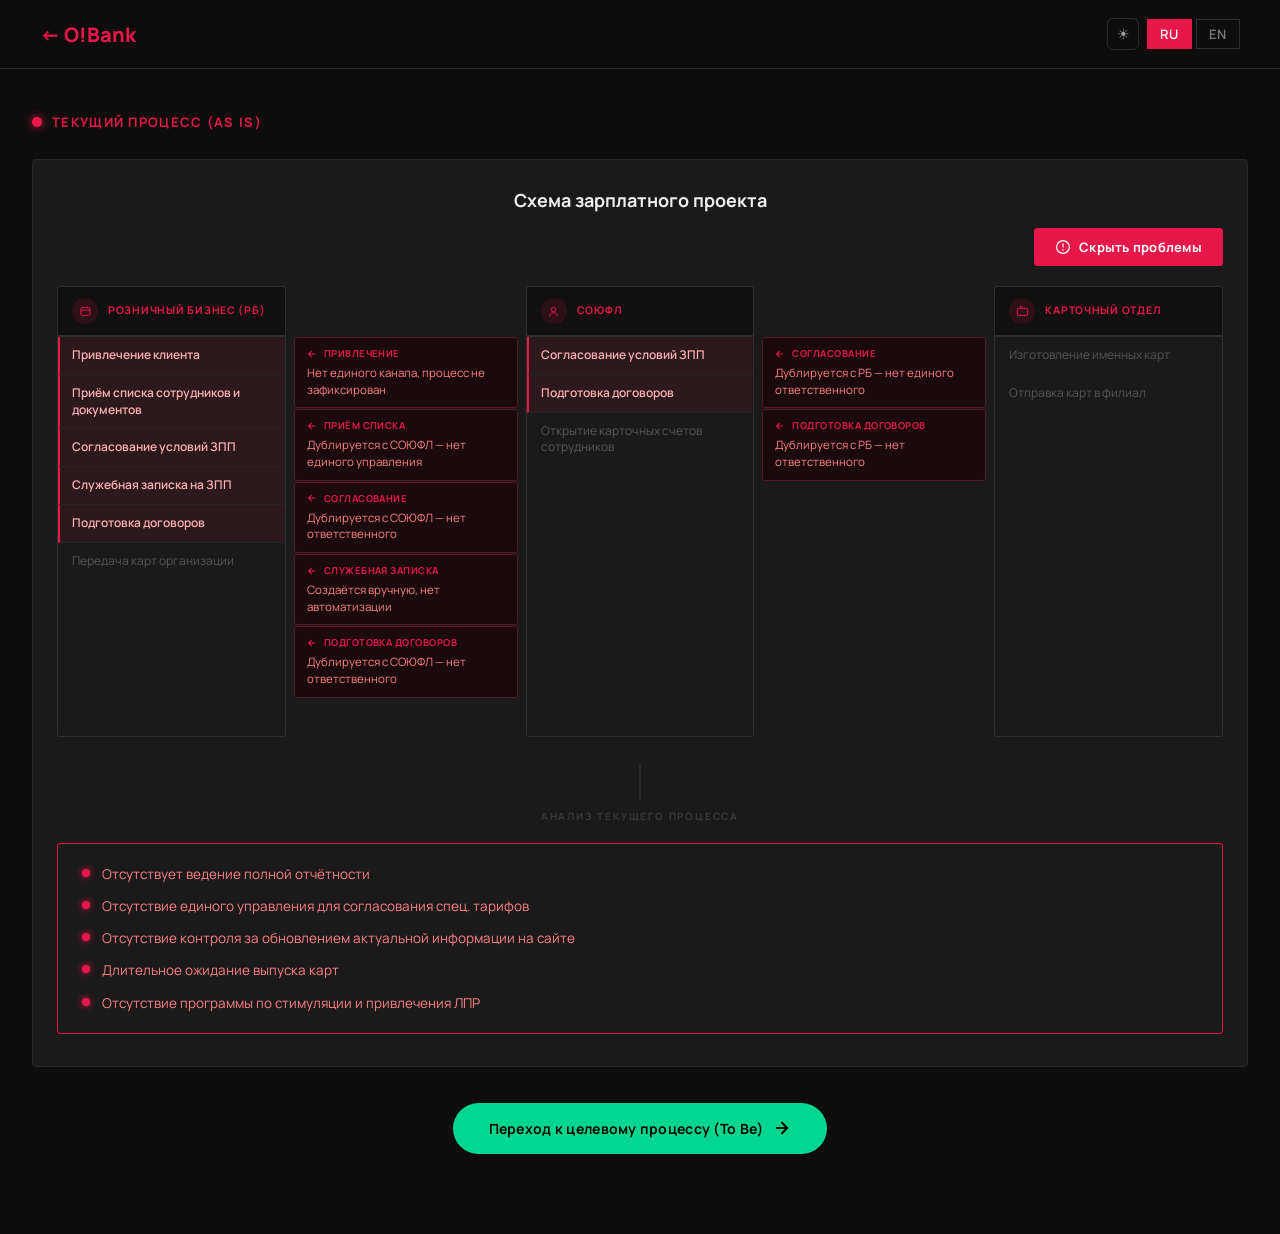
<file: scheme.html>
<!DOCTYPE html>
<html lang="ru">
<head>
  <meta charset="UTF-8"/>
  <meta name="viewport" content="width=device-width,initial-scale=1.0"/>
  <title>O!Bank — ЗПП As Is</title>
  <link rel="stylesheet" href="scheme.css"/>
<style>.theme-icon-light{display:none;}.light-mode .theme-icon-dark{display:none;}.light-mode .theme-icon-light{display:inline;}</style>
</head>
<body>

<header>
  <a class="logo" href="index.html">← O!Bank</a>
  <div style="display:flex;align-items:center;gap:8px;">
    <button onclick="toggleTheme()" style="background:none;border:1px solid rgba(255,255,255,0.12);color:#a0a0a0;font-size:14px;width:32px;height:32px;border-radius:6px;cursor:pointer;display:flex;align-items:center;justify-content:center;flex-shrink:0;"><span class="theme-icon-dark">☀</span><span class="theme-icon-light" style="display:none;">☾</span></button>
    <div class="lang-switcher"><button class="lang-btn active" data-lang="ru">RU</button><button class="lang-btn" data-lang="en">EN</button></div>
  </div>
</header>

<div class="page">

  <div class="section-label">
    <div class="section-dot"></div>
    <h2 data-ru="Текущий процесс (As Is)" data-en="Current Process (As Is)">Текущий процесс (As Is)</h2>
  </div>

  <div class="scheme-container">
    <div class="scheme-title"
         data-ru="Схема зарплатного проекта"
         data-en="Salary project scheme">Схема зарплатного проекта</div>

    <div class="problems-bar">
      <button class="btn-problems" id="btnProblems" onclick="toggleProblems()">
        <svg viewBox="0 0 20 20" fill="none"><path d="M10 2a8 8 0 100 16A8 8 0 0010 2zm0 4v4m0 3v1" stroke="currentColor" stroke-width="1.5" stroke-linecap="round"/></svg>
        <span data-ru="Показать проблемы" data-en="Show issues">Показать проблемы</span>
      </button>
    </div>

    <div class="asis-grid" id="asisGrid">

      <!-- ЗАГОЛОВКИ -->
      <div class="lane-hdr">
        <div class="lane-icon">
          <svg viewBox="0 0 20 20" fill="none"><rect x="3" y="4" width="14" height="12" rx="2" stroke="currentColor" stroke-width="1.5"/><path d="M7 4V3M13 4V3" stroke="currentColor" stroke-width="1.5" stroke-linecap="round"/><path d="M3 8h14" stroke="currentColor" stroke-width="1.5"/></svg>
        </div>
        <span data-ru="Розничный бизнес (РБ)" data-en="Retail Business (RB)">Розничный бизнес (РБ)</span>
      </div>

      <div class="gap-hdr"></div>

      <div class="lane-hdr">
        <div class="lane-icon">
          <svg viewBox="0 0 20 20" fill="none"><circle cx="10" cy="7" r="3.5" stroke="currentColor" stroke-width="1.5"/><path d="M4 17c0-3 2.686-5 6-5s6 2 6 5" stroke="currentColor" stroke-width="1.5" stroke-linecap="round"/></svg>
        </div>
        <span data-ru="СОЮФЛ" data-en="Customer service Branch">СОЮФЛ</span>
      </div>

      <div class="gap-hdr"></div>

      <div class="lane-hdr">
        <div class="lane-icon">
          <svg viewBox="0 0 20 20" fill="none"><rect x="2" y="5" width="16" height="11" rx="2" stroke="currentColor" stroke-width="1.5"/><path d="M6 5V4a2 2 0 014 0v1" stroke="currentColor" stroke-width="1.5"/></svg>
        </div>
        <span data-ru="Карточный отдел" data-en="Card Department">Карточный отдел</span>
      </div>

      <!-- РБ список -->
      <div class="lane-body" id="rbLane">
        <div class="lane-item bad" data-prob="rb0">
          <span data-ru="Привлечение клиента" data-en="Client acquisition">Привлечение клиента</span>
        </div>
        <div class="lane-item bad" data-prob="rb1">
          <span data-ru="Приём списка сотрудников и документов" data-en="Receiving employee list and documents">Приём списка сотрудников и документов</span>
        </div>
        <div class="lane-item bad" data-prob="rb2">
          <span data-ru="Согласование условий ЗПП" data-en="Approval of SP terms">Согласование условий ЗПП</span>
        </div>
        <div class="lane-item bad" data-prob="rb3">
          <span data-ru="Служебная записка на ЗПП" data-en="Internal memo for SP">Служебная записка на ЗПП</span>
        </div>
        <div class="lane-item bad" data-prob="rb4">
          <span data-ru="Подготовка договоров" data-en="Preparation of contracts">Подготовка договоров</span>
        </div>
        <div class="lane-item">
          <span data-ru="Передача карт организации" data-en="Card delivery to organisation">Передача карт организации</span>
        </div>
      </div>

      <!-- ПРОСТРАНСТВО 1: проблемы РБ -->
      <div class="gap-body" id="gap1">
        <div class="prob-card" data-for="rb0">
          <div class="prob-from">
            <svg viewBox="0 0 14 14" fill="none"><path d="M9 7H2m0 0l3-3M2 7l3 3" stroke="currentColor" stroke-width="1.3" stroke-linecap="round" stroke-linejoin="round"/></svg>
            <span data-ru="Привлечение" data-en="Acquisition">Привлечение</span>
          </div>
          <div class="prob-text" data-ru="Нет единого канала, процесс не зафиксирован" data-en="No single channel, process not documented">Нет единого канала, процесс не зафиксирован</div>
        </div>
        <div class="prob-card" data-for="rb1">
          <div class="prob-from">
            <svg viewBox="0 0 14 14" fill="none"><path d="M9 7H2m0 0l3-3M2 7l3 3" stroke="currentColor" stroke-width="1.3" stroke-linecap="round" stroke-linejoin="round"/></svg>
            <span data-ru="Приём списка" data-en="Employee list">Приём списка</span>
          </div>
          <div class="prob-text" data-ru="Дублируется с СОЮФЛ — нет единого управления" data-en="Duplicated with Customer service Branch — no unified management">Дублируется с СОЮФЛ — нет единого управления</div>
        </div>
        <div class="prob-card" data-for="rb2">
          <div class="prob-from">
            <svg viewBox="0 0 14 14" fill="none"><path d="M9 7H2m0 0l3-3M2 7l3 3" stroke="currentColor" stroke-width="1.3" stroke-linecap="round" stroke-linejoin="round"/></svg>
            <span data-ru="Согласование" data-en="Approval">Согласование</span>
          </div>
          <div class="prob-text" data-ru="Дублируется с СОЮФЛ — нет ответственного" data-en="Duplicated with Customer service Branch — no owner">Дублируется с СОЮФЛ — нет ответственного</div>
        </div>
        <div class="prob-card" data-for="rb3">
          <div class="prob-from">
            <svg viewBox="0 0 14 14" fill="none"><path d="M9 7H2m0 0l3-3M2 7l3 3" stroke="currentColor" stroke-width="1.3" stroke-linecap="round" stroke-linejoin="round"/></svg>
            <span data-ru="Служебная записка" data-en="Internal memo">Служебная записка</span>
          </div>
          <div class="prob-text" data-ru="Создаётся вручную, нет автоматизации" data-en="Created manually, no automation">Создаётся вручную, нет автоматизации</div>
        </div>
        <div class="prob-card" data-for="rb4">
          <div class="prob-from">
            <svg viewBox="0 0 14 14" fill="none"><path d="M9 7H2m0 0l3-3M2 7l3 3" stroke="currentColor" stroke-width="1.3" stroke-linecap="round" stroke-linejoin="round"/></svg>
            <span data-ru="Подготовка договоров" data-en="Contract preparation">Подготовка договоров</span>
          </div>
          <div class="prob-text" data-ru="Дублируется с СОЮФЛ — нет ответственного" data-en="Duplicated with Customer service Branch — no owner">Дублируется с СОЮФЛ — нет ответственного</div>
        </div>
        <!-- пустой слот под "Передача карт" -->
        <div class="prob-card prob-card--spacer"></div>
      </div>

      <!-- СОЮФЛ список -->
      <div class="lane-body" id="sodLane">
        <div class="lane-item bad" data-prob="s0">
          <span data-ru="Согласование условий ЗПП" data-en="Approval of SP terms">Согласование условий ЗПП</span>
        </div>
        <div class="lane-item bad" data-prob="s1">
          <span data-ru="Подготовка договоров" data-en="Preparation of contracts">Подготовка договоров</span>
        </div>
        <div class="lane-item">
          <span data-ru="Открытие карточных счетов сотрудников" data-en="Opening employee card accounts">Открытие карточных счетов сотрудников</span>
        </div>
      </div>

      <!-- ПРОСТРАНСТВО 2: проблемы СОЮФЛ -->
      <div class="gap-body" id="gap2">
        <div class="prob-card" data-for="s0">
          <div class="prob-from">
            <svg viewBox="0 0 14 14" fill="none"><path d="M9 7H2m0 0l3-3M2 7l3 3" stroke="currentColor" stroke-width="1.3" stroke-linecap="round" stroke-linejoin="round"/></svg>
            <span data-ru="Согласование" data-en="Approval">Согласование</span>
          </div>
          <div class="prob-text" data-ru="Дублируется с РБ — нет единого ответственного" data-en="Duplicated with RB — no single owner">Дублируется с РБ — нет единого ответственного</div>
        </div>
        <div class="prob-card" data-for="s1">
          <div class="prob-from">
            <svg viewBox="0 0 14 14" fill="none"><path d="M9 7H2m0 0l3-3M2 7l3 3" stroke="currentColor" stroke-width="1.3" stroke-linecap="round" stroke-linejoin="round"/></svg>
            <span data-ru="Подготовка договоров" data-en="Contract preparation">Подготовка договоров</span>
          </div>
          <div class="prob-text" data-ru="Дублируется с РБ — нет ответственного" data-en="Duplicated with RB — no owner">Дублируется с РБ — нет ответственного</div>
        </div>
        <!-- пустой слот под "Открытие счетов" -->
        <div class="prob-card prob-card--spacer"></div>
      </div>

      <!-- КАРТОЧНЫЙ ОТДЕЛ -->
      <div class="lane-body" id="kartLane">
        <div class="lane-item">
          <span data-ru="Изготовление именных карт" data-en="Production of named cards">Изготовление именных карт</span>
        </div>
        <div class="lane-item">
          <span data-ru="Отправка карт в филиал" data-en="Card dispatch to branch">Отправка карт в филиал</span>
        </div>
      </div>

    </div><!-- /asis-grid -->

    <div class="analysis-divider">
      <div class="adiv-line"></div>
      <div class="adiv-label" data-ru="Анализ текущего процесса" data-en="Current process analysis">Анализ текущего процесса</div>
    </div>

    <div class="summary-block" id="summaryBlock">
      <div class="summary-item">
        <div class="summary-dot"></div>
        <span data-ru="Отсутствует ведение полной отчётности" data-en="No full reporting">Отсутствует ведение полной отчётности</span>
      </div>
      <div class="summary-item">
        <div class="summary-dot"></div>
        <span data-ru="Отсутствие единого управления для согласования спец. тарифов" data-en="No unified management for special tariff approvals">Отсутствие единого управления для согласования спец. тарифов</span>
      </div>
      <div class="summary-item">
        <div class="summary-dot"></div>
        <span data-ru="Отсутствие контроля за обновлением актуальной информации на сайте" data-en="No control over keeping website information up to date">Отсутствие контроля за обновлением актуальной информации на сайте</span>
      </div>
      <div class="summary-item">
        <div class="summary-dot"></div>
        <span data-ru="Длительное ожидание выпуска карт" data-en="Long wait for card issuance">Длительное ожидание выпуска карт</span>
      </div>
      <div class="summary-item">
        <div class="summary-dot"></div>
        <span data-ru="Отсутствие программы по стимуляции и привлечения ЛПР" data-en="
Lack of a program to stimulate and attract decision makers">Отсутствие программы по стимуляции и привлечения ЛПР</span>
      </div>
    </div>

  </div><!-- /scheme-container -->

  <div class="cta-wrap">
    <button class="cta-btn" onclick="window.location.href='to-be.html'">
      <span data-ru="Переход к целевому процессу (To Be)" data-en="Go to target process (To Be)">Переход к целевому процессу (To Be)</span>
      <svg viewBox="0 0 24 24" fill="none" stroke="currentColor" stroke-width="2.5" stroke-linecap="round" stroke-linejoin="round">
        <line x1="5" y1="12" x2="19" y2="12"/><polyline points="12 5 19 12 12 19"/>
      </svg>
    </button>
  </div>

</div><!-- /page -->

<script src="scheme.js"></script>
</body>
</html>
</file>
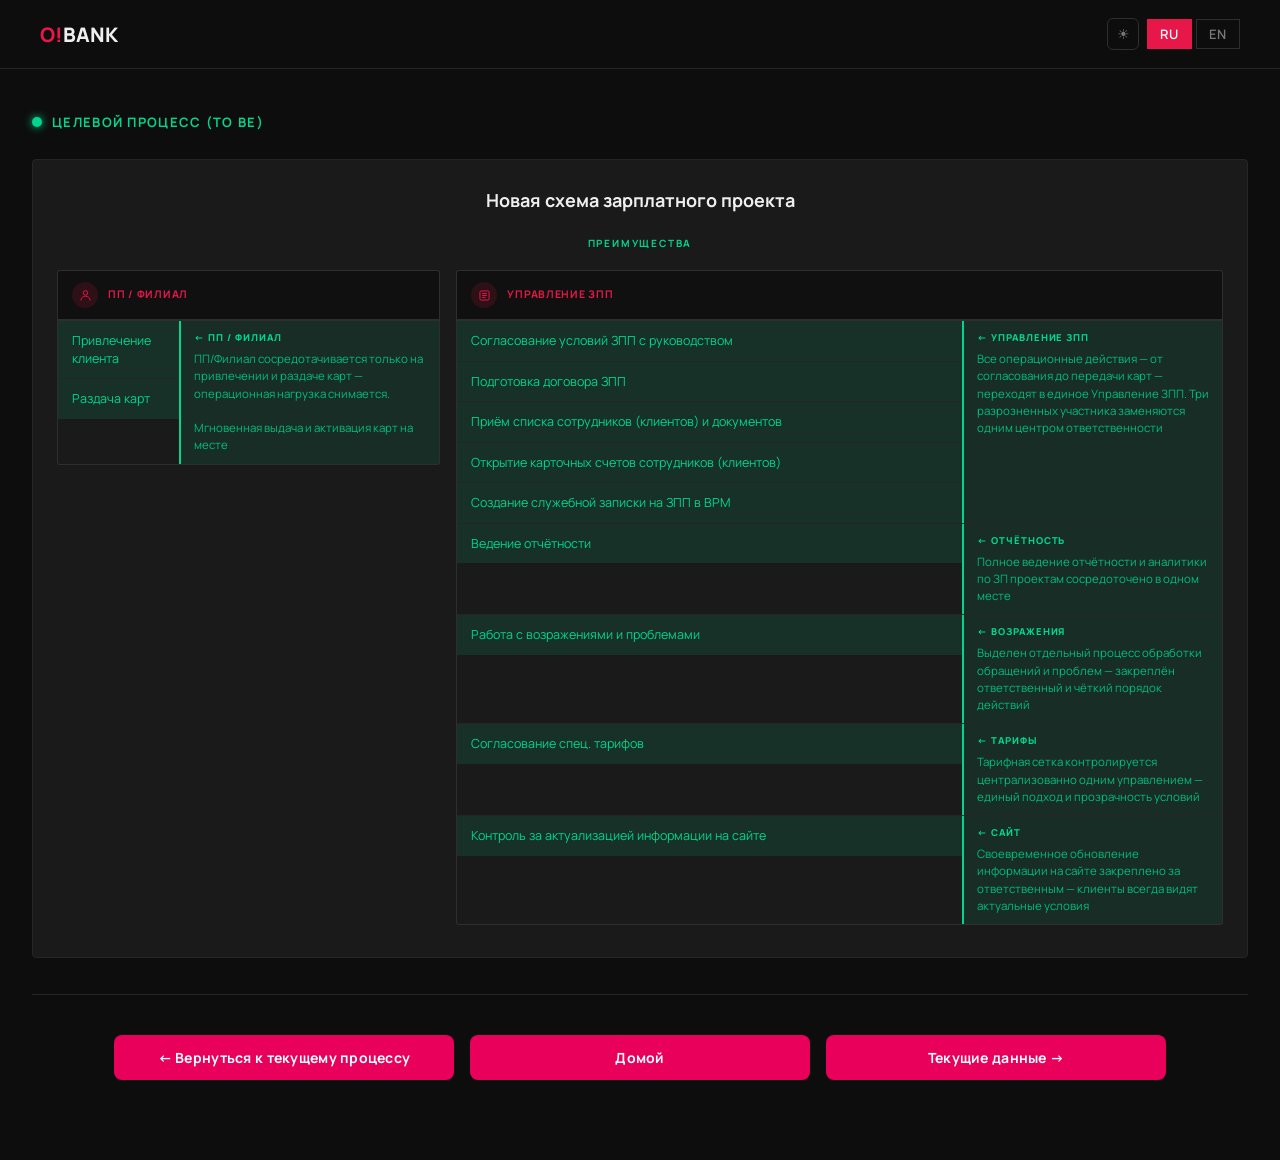
<file: to-be.html>
<!DOCTYPE html>
<html lang="ru">
<head>
  <meta charset="UTF-8"/>
  <meta name="viewport" content="width=device-width,initial-scale=1.0"/>
  <title>O!Bank — ЗПП To Be</title>
  <link rel="stylesheet" href="to-be.css"/>
  <style>.theme-icon-light{display:none;}.light-mode .theme-icon-dark{display:none;}.light-mode .theme-icon-light{display:inline;}</style>
</head>
<body>

<header>
  <a class="logo" href="index.html"><span>O!</span>BANK</a>
  <div style="display:flex;align-items:center;gap:8px;">
    <button onclick="toggleTheme()" style="background:none;border:1px solid #2e2e2e;color:#777;font-size:14px;width:32px;height:32px;border-radius:6px;cursor:pointer;display:flex;align-items:center;justify-content:center;"><span class="theme-icon-dark">☀</span><span class="theme-icon-light" style="display:none;">☾</span></button>
    <div class="lang-switcher"><button class="lang-btn active" data-lang="ru">RU</button><button class="lang-btn" data-lang="en">EN</button></div>
  </div>
</header>

<div class="page">

  <div class="section-label">
    <div class="section-dot"></div>
    <h2 data-ru="Целевой процесс (To Be)" data-en="Target Process (To Be)">Целевой процесс (To Be)</h2>
  </div>

  <div class="scheme-container">

    <div class="scheme-title" data-ru="Новая схема зарплатного проекта" data-en="New salary project scheme">Новая схема зарплатного проекта</div>
    <div class="adv-label-row" data-ru="Преимущества" data-en="Advantages">Преимущества</div>

    <div class="tobe-grid">

      <!-- ПП/Филиал -->
      <div class="lane-wrap">
        <div class="lane-hdr">
          <div class="lane-icon">
            <svg viewBox="0 0 20 20" fill="none"><circle cx="10" cy="6" r="3.5" stroke="currentColor" stroke-width="1.5"/><path d="M3 17c0-3.314 3.134-6 7-6s7 2.686 7 6" stroke="currentColor" stroke-width="1.5" stroke-linecap="round"/></svg>
          </div>
          <span data-ru="ПП / Филиал" data-en="Sales Dep. / Branch">ПП / Филиал</span>
        </div>
        <div class="lane-body">
          <div class="lane-row">
            <div class="lane-col-items">
              <div class="lane-item adv-active"><span data-ru="Привлечение клиента" data-en="Client acquisition">Привлечение клиента</span></div>
              <div class="lane-item adv-active"><span data-ru="Раздача карт" data-en="Card distribution">Раздача карт</span></div>
            </div>
            <div class="lane-col-adv">
              <div class="adv-card">
                <div class="adv-card-label" data-ru="← ПП / ФИЛИАЛ" data-en="← Sales Dep. / BRANCH">← ПП / ФИЛИАЛ</div>
                <div class="adv-card-text" data-ru="ПП/Филиал сосредотачивается только на привлечении и раздаче карт — операционная нагрузка снимается.<br><br>Мгновенная выдача и активация карт на месте" data-en="Sales Dep./Branch focuses only on client attracting and card distribution — operational part is excluded.<br><br>Instant distribution and activation of cards">ПП/Филиал сосредотачивается только на привлечении и раздаче карт — операционная нагрузка снимается.<br><br>Мгновенная выдача и активация карт на месте</div>
              </div>
            </div>
          </div>
        </div>
      </div>

      <!-- Управление ЗПП -->
      <div class="lane-wrap">
        <div class="lane-hdr">
          <div class="lane-icon">
            <svg viewBox="0 0 20 20" fill="none"><rect x="3" y="3" width="14" height="14" rx="2" stroke="currentColor" stroke-width="1.5"/><path d="M7 10h6M7 7h6M7 13h4" stroke="currentColor" stroke-width="1.5" stroke-linecap="round"/></svg>
          </div>
          <span data-ru="Управление ЗПП" data-en="Salary Project Department">Управление ЗПП</span>
        </div>
        <div class="lane-body">

          <!-- 1-5: один блок -->
          <div class="lane-row">
            <div class="lane-col-items">
              <div class="lane-item adv-active"><span data-ru="Согласование условий ЗПП с руководством" data-en="Approval of SP terms with management">Согласование условий ЗПП с руководством</span></div>
              <div class="lane-item adv-active"><span data-ru="Подготовка договора ЗПП" data-en="Preparation of SP agreement">Подготовка договора ЗПП</span></div>
              <div class="lane-item adv-active"><span data-ru="Приём списка сотрудников (клиентов) и документов" data-en="Receiving employee (client) list and documents">Приём списка сотрудников (клиентов) и документов</span></div>
              <div class="lane-item adv-active"><span data-ru="Открытие карточных счетов сотрудников (клиентов)" data-en="Opening employee (client) card accounts">Открытие карточных счетов сотрудников (клиентов)</span></div>
              <div class="lane-item adv-active"><span data-ru="Создание служебной записки на ЗПП в BPM" data-en="Creating internal memo for SP project in BPM">Создание служебной записки на ЗПП в BPM</span></div>
            </div>
            <div class="lane-col-adv">
              <div class="adv-card">
                <div class="adv-card-label" data-ru="← УПРАВЛЕНИЕ ЗПП" data-en="← SP Management">← УПРАВЛЕНИЕ ЗПП</div>
                <div class="adv-card-text" data-ru="Все операционные действия — от согласования до передачи карт — переходят в единое Управление ЗПП. Три разрозненных участника заменяются одним центром ответственности" data-en="All operational steps — from approval to card handover — are handled by a single Salary Project Management unit. Three separate participants replaced by one centre of responsibility">Все операционные действия — от согласования до передачи карт — переходят в единое Управление ЗПП. Три разрозненных участника заменяются одним центром ответственности</div>
              </div>
            </div>
          </div>

          <!-- Отчётность -->
          <div class="lane-row">
            <div class="lane-col-items">
              <div class="lane-item adv-active"><span data-ru="Ведение отчётности" data-en="Reporting and record-keeping">Ведение отчётности</span></div>
            </div>
            <div class="lane-col-adv">
              <div class="adv-card">
                <div class="adv-card-label" data-ru="← ОТЧЁТНОСТЬ" data-en="← REPORTING">← ОТЧЁТНОСТЬ</div>
                <div class="adv-card-text" data-ru="Полное ведение отчётности и аналитики по ЗП проектам сосредоточено в одном месте" data-en="Full reporting and analytics on SP projects are consolidated in one place">Полное ведение отчётности и аналитики по ЗП проектам сосредоточено в одном месте</div>
              </div>
            </div>
          </div>

          <!-- Возражения -->
          <div class="lane-row">
            <div class="lane-col-items">
              <div class="lane-item adv-active"><span data-ru="Работа с возражениями и проблемами" data-en="Handling objections and issues">Работа с возражениями и проблемами</span></div>
            </div>
            <div class="lane-col-adv">
              <div class="adv-card">
                <div class="adv-card-label" data-ru="← ВОЗРАЖЕНИЯ" data-en="← OBJECTIONS">← ВОЗРАЖЕНИЯ</div>
                <div class="adv-card-text" data-ru="Выделен отдельный процесс обработки обращений и проблем — закреплён ответственный и чёткий порядок действий" data-en="A dedicated process for handling objections and issues is established — with a clear owner and defined workflow">Выделен отдельный процесс обработки обращений и проблем — закреплён ответственный и чёткий порядок действий</div>
              </div>
            </div>
          </div>

          <!-- Тарифы -->
          <div class="lane-row">
            <div class="lane-col-items">
              <div class="lane-item adv-active"><span data-ru="Согласование спец. тарифов" data-en="Special tariff approval">Согласование спец. тарифов</span></div>
            </div>
            <div class="lane-col-adv">
              <div class="adv-card">
                <div class="adv-card-label" data-ru="← ТАРИФЫ" data-en="← TARIFFS">← ТАРИФЫ</div>
                <div class="adv-card-text" data-ru="Тарифная сетка контролируется централизованно одним управлением — единый подход и прозрачность условий" data-en="The tariff structure is managed centrally by one unit — consistent approach and transparent terms">Тарифная сетка контролируется централизованно одним управлением — единый подход и прозрачность условий</div>
              </div>
            </div>
          </div>

          <!-- Сайт -->
          <div class="lane-row">
            <div class="lane-col-items">
              <div class="lane-item adv-active"><span data-ru="Контроль за актуализацией информации на сайте" data-en="Monitoring website information updates">Контроль за актуализацией информации на сайте</span></div>
            </div>
            <div class="lane-col-adv">
              <div class="adv-card">
                <div class="adv-card-label" data-ru="← САЙТ" data-en="← WEBSITE">← САЙТ</div>
                <div class="adv-card-text" data-ru="Своевременное обновление информации на сайте закреплено за ответственным — клиенты всегда видят актуальные условия" data-en="Timely website updates are assigned to a responsible owner — clients always see current terms">Своевременное обновление информации на сайте закреплено за ответственным — клиенты всегда видят актуальные условия</div>
              </div>
            </div>
          </div>

        </div>
      </div>

    </div>
  </div>

  <div class="cta-wrap">
    <a class="cta-btn" href="scheme.html" data-ru="← Вернуться к текущему процессу" data-en="← Back to Current Process">← Вернуться к текущему процессу</a>
    <a class="cta-btn" href="index.html" data-ru="Домой" data-en="Home">Домой</a>
    <a class="cta-btn" href="current_data.html" data-ru="Текущие данные →" data-en="Current Data →">Текущие данные →</a>
  </div>

</div>

<script src="to-be.js"></script>
</body>
</html>
</file>
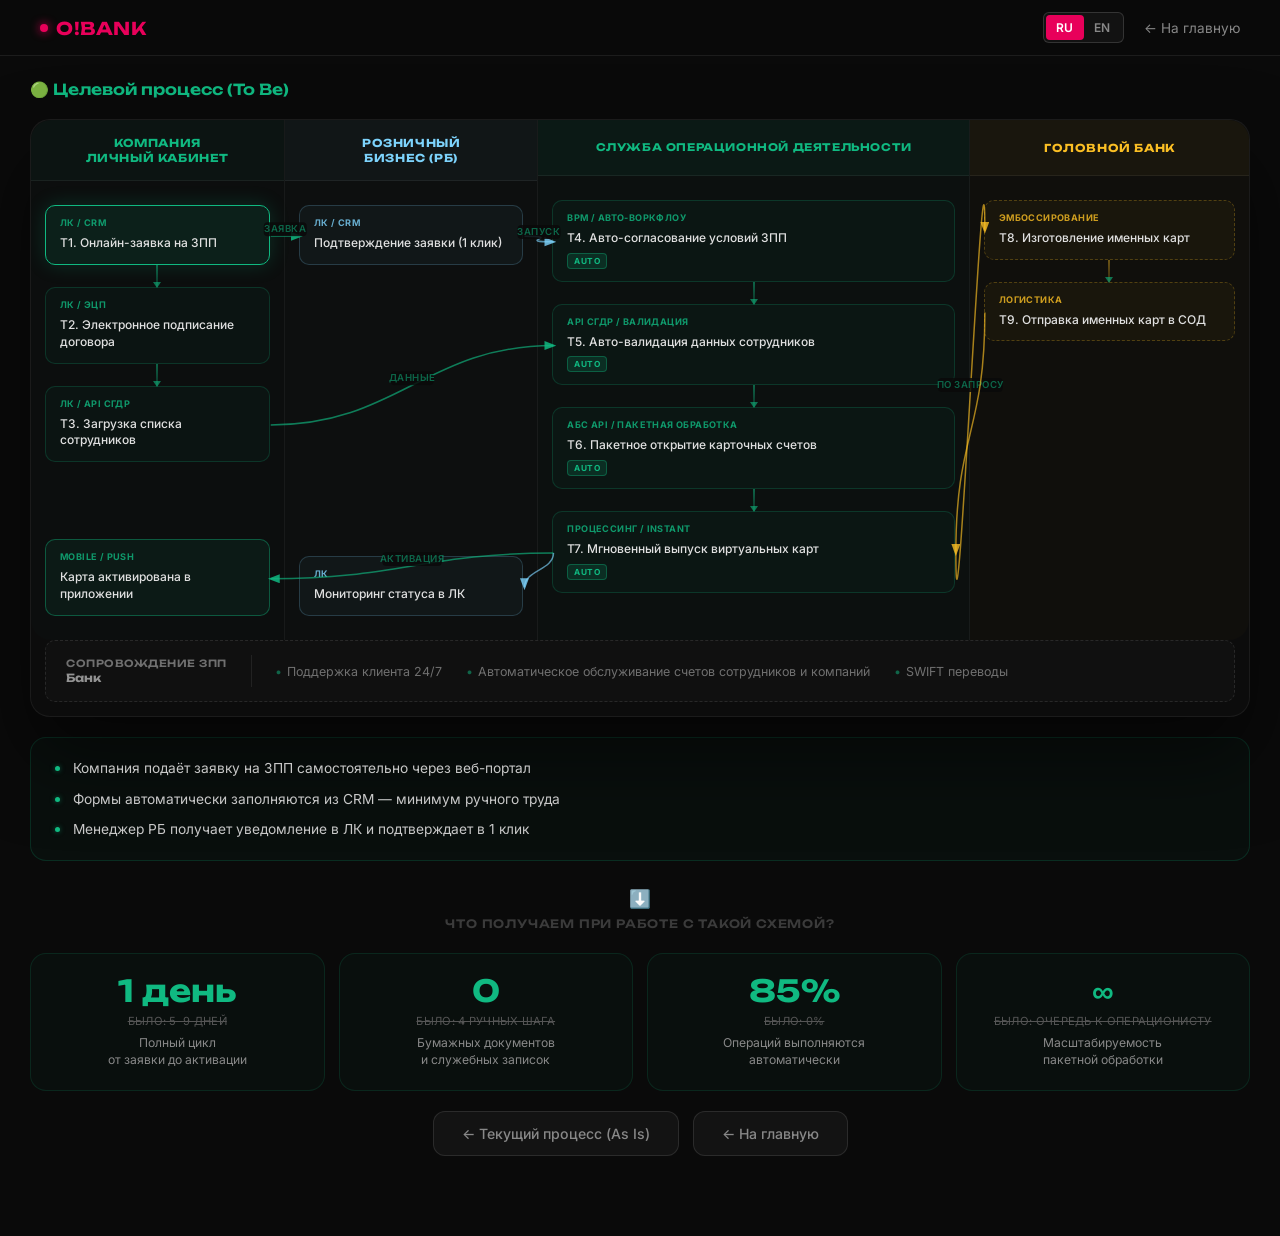
<file: tobe.html>
<!DOCTYPE html>
<html lang="ru">
<head>
    <meta charset="UTF-8">
    <meta name="viewport" content="width=device-width, initial-scale=1.0">
    <title>O!Bank — Целевой процесс ЗПП (To Be)</title>
    <link rel="stylesheet" href="tobe.css">
</head>
<body>

    <!-- ===== HEADER ===== -->
    <header class="header">
        <div class="logo-zone">
            <span class="logo-dot"></span>
            <span class="logo-text">O!BANK</span>
        </div>
        <div class="nav-right">
            <div class="lang-switcher">
                <button class="lang-btn active" id="btn-ru" onclick="changeLang('ru')">RU</button>
                <button class="lang-btn"        id="btn-en" onclick="changeLang('en')">EN</button>
            </div>
            <a href="index.html" class="back-btn" id="txt-to-main">&#8592; На главную</a>
        </div>
    </header>

    <div class="page-container">

        <div class="section-title" id="page-title">&#128994; Целевой процесс (To Be)</div>

        <!-- SWIM LANE DIAGRAM -->
        <div class="swimlane-wrapper" id="swimlane-wrapper">

            <svg class="arrows-overlay" id="arrows-svg" xmlns="http://www.w3.org/2000/svg">
                <defs>
                    <marker id="arr-green" markerWidth="8" markerHeight="8" refX="6" refY="3" orient="auto">
                        <path d="M0,0 L0,6 L8,3 z" fill="#10b981" opacity="0.85"/>
                    </marker>
                    <marker id="arr-blue" markerWidth="8" markerHeight="8" refX="6" refY="3" orient="auto">
                        <path d="M0,0 L0,6 L8,3 z" fill="#7dd3fc" opacity="0.8"/>
                    </marker>
                    <marker id="arr-gold" markerWidth="8" markerHeight="8" refX="6" refY="3" orient="auto">
                        <path d="M0,0 L0,6 L8,3 z" fill="#fbbf24" opacity="0.8"/>
                    </marker>
                </defs>
            </svg>

            <div class="swimlane-grid" id="swimlane-grid">

                <!-- LANE 1: COMPANY -->
                <div class="lane lane-company">
                    <div class="lane-header" id="lh-company">Компания<br>Личный кабинет</div>
                    <div class="lane-body">

                        <div class="tb-node active" id="node-t1" onclick="showDetail('t1')">
                            <span class="tb-node-dept" id="nd-t1-dept">ЛК / CRM</span>
                            <div class="tb-node-title" id="nd-t1-title">Т1. Онлайн-заявка на ЗПП</div>
                        </div>
                        <div class="v-connector"></div>
                        <div class="tb-node" id="node-t2" onclick="showDetail('t2')">
                            <span class="tb-node-dept" id="nd-t2-dept">ЛК / ЭЦП</span>
                            <div class="tb-node-title" id="nd-t2-title">Т2. Электронное подписание договора</div>
                        </div>
                        <div class="v-connector"></div>
                        <div class="tb-node" id="node-t3" onclick="showDetail('t3')">
                            <span class="tb-node-dept" id="nd-t3-dept">ЛК / API СГДР</span>
                            <div class="tb-node-title" id="nd-t3-title">Т3. Загрузка списка сотрудников</div>
                        </div>
                        <div style="flex:1;min-height:30px"></div>
                        <div class="tb-node tb-node-end" id="node-tend" onclick="showDetail('tend')">
                            <span class="tb-node-dept" id="nd-tend-dept">Mobile / Push</span>
                            <div class="tb-node-title" id="nd-tend-title">Карта активирована в приложении</div>
                        </div>

                    </div>
                </div>

                <!-- LANE 2: RB -->
                <div class="lane lane-rb">
                    <div class="lane-header" id="lh-rb">Розничный<br>бизнес (РБ)</div>
                    <div class="lane-body">

                        <div class="tb-node" id="node-trb" onclick="showDetail('trb')">
                            <span class="tb-node-dept" id="nd-trb-dept">ЛК / CRM</span>
                            <div class="tb-node-title" id="nd-trb-title">Подтверждение заявки (1 клик)</div>
                        </div>
                        <div style="flex:1;min-height:30px"></div>
                        <div class="tb-node" id="node-trb2" onclick="showDetail('trb2')">
                            <span class="tb-node-dept" id="nd-trb2-dept">ЛК</span>
                            <div class="tb-node-title" id="nd-trb2-title">Мониторинг статуса в ЛК</div>
                        </div>

                    </div>
                </div>

                <!-- LANE 3: SOD -->
                <div class="lane lane-sod">
                    <div class="lane-header" id="lh-sod">Служба операционной деятельности</div>
                    <div class="lane-body">

                        <div class="tb-node" id="node-t4" onclick="showDetail('t4')">
                            <span class="tb-node-dept" id="nd-t4-dept">BPM / Авто-воркфлоу</span>
                            <div class="tb-node-title" id="nd-t4-title">Т4. Авто-согласование условий ЗПП</div>
                            <span class="badge-auto" id="ba-t4">AUTO</span>
                        </div>
                        <div class="v-connector"></div>
                        <div class="tb-node" id="node-t5" onclick="showDetail('t5')">
                            <span class="tb-node-dept" id="nd-t5-dept">API СГДР / Валидация</span>
                            <div class="tb-node-title" id="nd-t5-title">Т5. Авто-валидация данных сотрудников</div>
                            <span class="badge-auto" id="ba-t5">AUTO</span>
                        </div>
                        <div class="v-connector"></div>
                        <div class="tb-node" id="node-t6" onclick="showDetail('t6')">
                            <span class="tb-node-dept" id="nd-t6-dept">АБС API / Пакетная обработка</span>
                            <div class="tb-node-title" id="nd-t6-title">Т6. Пакетное открытие карточных счетов</div>
                            <span class="badge-auto" id="ba-t6">AUTO</span>
                        </div>
                        <div class="v-connector"></div>
                        <div class="tb-node" id="node-t7" onclick="showDetail('t7')">
                            <span class="tb-node-dept" id="nd-t7-dept">Процессинг / Instant</span>
                            <div class="tb-node-title" id="nd-t7-title">Т7. Мгновенный выпуск виртуальных карт</div>
                            <span class="badge-auto" id="ba-t7">AUTO</span>
                        </div>

                    </div>
                </div>

                <!-- LANE 4: HO -->
                <div class="lane lane-ho">
                    <div class="lane-header" id="lh-ho">Головной банк</div>
                    <div class="lane-body">

                        <div class="tb-node tb-node-optional" id="node-t8" onclick="showDetail('t8')">
                            <span class="tb-node-dept" id="nd-t8-dept">Эмбоссирование</span>
                            <div class="tb-node-title" id="nd-t8-title">Т8. Изготовление именных карт<br><span style="opacity:0.55;font-size:0.68rem">(по запросу клиента)</span></div>
                        </div>
                        <div class="v-connector" style="background:linear-gradient(to bottom,rgba(251,191,36,0.4),rgba(251,191,36,0.15));"></div>
                        <div class="tb-node tb-node-optional" id="node-t9" onclick="showDetail('t9')">
                            <span class="tb-node-dept" id="nd-t9-dept">Логистика</span>
                            <div class="tb-node-title" id="nd-t9-title">Т9. Отправка именных карт в СОД</div>
                        </div>

                    </div>
                </div>

            </div><!-- /swimlane-grid -->

            <!-- BANK SERVICES BAR -->
            <div class="bank-services-bar">
                <div class="bank-services-title">
                    <span class="label"    id="bs-label">Сопровождение ЗПП</span>
                    <span class="sublabel" id="bs-sublabel">Банк</span>
                </div>
                <div class="bank-services-divider"></div>
                <div class="bank-services-list">
                    <span class="bank-service-item" id="bs-1">Поддержка клиента 24/7</span>
                    <span class="bank-service-item" id="bs-2">Автоматическое обслуживание счетов сотрудников и компаний</span>
                    <span class="bank-service-item" id="bs-3">SWIFT переводы</span>
                </div>
            </div>

        </div><!-- /swimlane-wrapper -->

        <!-- BENEFITS SECTION -->
        <div class="benefits-separator">
            <span class="arrow-bounce">&#11015;&#65039;</span>
            <span id="benefits-title">Что получаем при работе с такой схемой?</span>
        </div>

        <div class="benefits-grid">
            <div class="benefit-card">
                <div class="benefit-value" id="bv1">1 день</div>
                <div class="benefit-was"   id="bw1">было: 5–9 дней</div>
                <div class="benefit-label" id="bl1">Полный цикл<br>от заявки до активации</div>
            </div>
            <div class="benefit-card">
                <div class="benefit-value" id="bv2">0</div>
                <div class="benefit-was"   id="bw2">было: 4 ручных шага</div>
                <div class="benefit-label" id="bl2">Бумажных документов<br>и служебных записок</div>
            </div>
            <div class="benefit-card">
                <div class="benefit-value" id="bv3">85%</div>
                <div class="benefit-was"   id="bw3">было: 0%</div>
                <div class="benefit-label" id="bl3">Операций выполняются<br>автоматически</div>
            </div>
            <div class="benefit-card">
                <div class="benefit-value" id="bv4">&#8734;</div>
                <div class="benefit-was"   id="bw4">было: очередь к операционисту</div>
                <div class="benefit-label" id="bl4">Масштабируемость<br>пакетной обработки</div>
            </div>
        </div>

        <div class="back-row">
            <a href="scheme.html" class="cta-btn-back" id="btn-back-as-is">&#8592; Текущий процесс (As Is)</a>
            <a href="index.html"  class="cta-btn-back" id="btn-back-main">&#8592; На главную</a>
        </div>

    </div>

    <script src="tobe.js"></script>
</body>
</html>
</file>
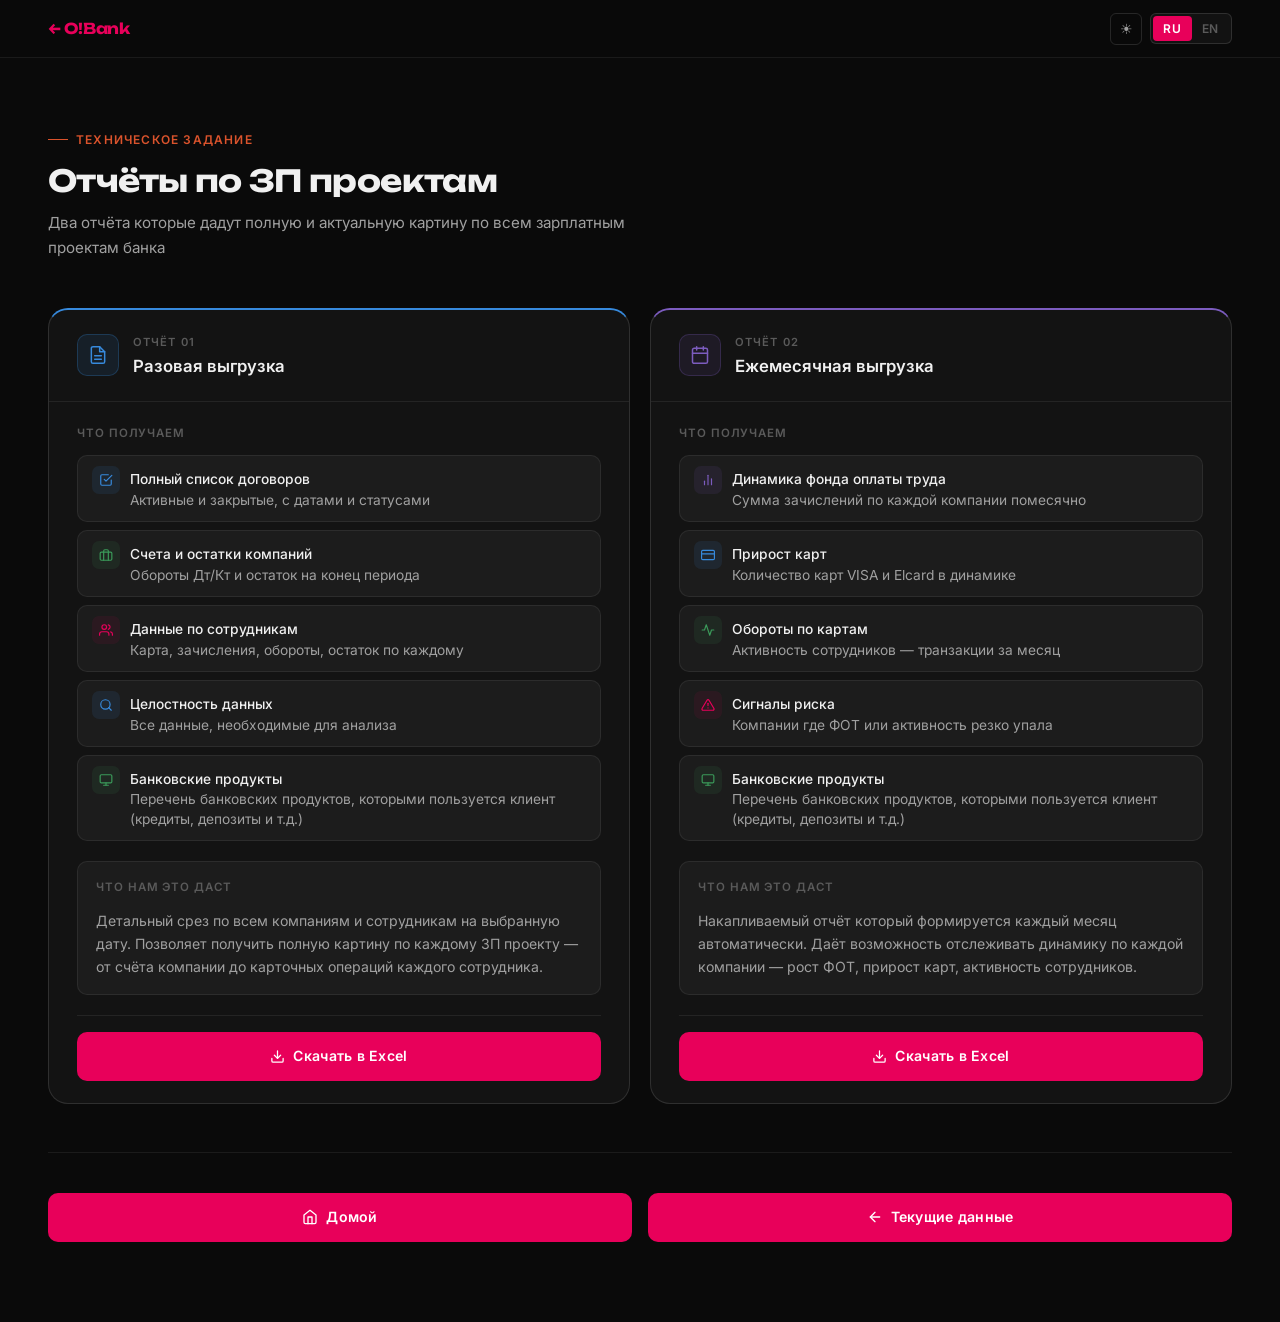
<file: tz.html>
<!DOCTYPE html>
<html lang="ru">
<head>
    <meta charset="UTF-8">
    <meta name="viewport" content="width=device-width, initial-scale=1.0">
    <title>ТЗ для отчётов — О!Банк ЗП Проекты</title>
    <link rel="stylesheet" href="tz.css">
<style>.theme-icon-light{display:none;}.light-mode .theme-icon-dark{display:none;}.light-mode .theme-icon-light{display:inline;}</style>
</head>
<body>

<header class="header">
    <a href="index.html" class="nav-back">← O!Bank</a>
    <div class="nav-right" style="display:flex;align-items:center;gap:8px;">
        <button onclick="toggleTheme()" style="background:none;border:1px solid rgba(255,255,255,0.12);color:#a0a0a0;font-size:14px;width:32px;height:32px;border-radius:6px;cursor:pointer;display:flex;align-items:center;justify-content:center;flex-shrink:0;"><span class="theme-icon-dark">☀</span><span class="theme-icon-light" style="display:none;">☾</span></button>
        <div class="lang-switcher"><button class="lang-btn active" data-lang="ru">RU</button><button class="lang-btn" data-lang="en">EN</button></div>
    </div>
</header>

<div class="page-wrapper">
    <div class="section">

        <div id="section-eyebrow" class="section-eyebrow">Техническое задание</div>
        <h1 id="section-title" class="section-title">Отчёты по ЗП проектам</h1>
        <p id="section-subtitle" class="section-subtitle">
            Два отчёта которые дадут полную и актуальную картину по всем зарплатным проектам банка
        </p>

        <div class="tz-grid">

            <!-- ══ БЛОК 1 — РАЗОВАЯ ВЫГРУЗКА ══ -->
            <div class="tz-card once">
                <div class="tz-card-header">
                    <div class="tz-card-icon blue">
                        <svg xmlns="http://www.w3.org/2000/svg" width="20" height="20" viewBox="0 0 24 24" fill="none" stroke="currentColor" stroke-width="1.8" stroke-linecap="round" stroke-linejoin="round">
                            <path d="M14 2H6a2 2 0 0 0-2 2v16a2 2 0 0 0 2 2h12a2 2 0 0 0 2-2V8z"/><polyline points="14 2 14 8 20 8"/><line x1="16" y1="13" x2="8" y2="13"/><line x1="16" y1="17" x2="8" y2="17"/>
                        </svg>
                    </div>
                    <div>
                        <div id="once-num" class="tz-card-num">Отчёт 01</div>
                        <div id="once-title" class="tz-card-title">Разовая выгрузка</div>
                    </div>
                </div>

                <div class="tz-card-body">

                    <div>
                        <div id="benefits-label-once" class="benefits-label">Что получаем</div>
                        <div class="benefits-list">
                            <div class="benefit-item">
                                <div class="benefit-icon blue">
                                    <svg xmlns="http://www.w3.org/2000/svg" width="14" height="14" viewBox="0 0 24 24" fill="none" stroke="currentColor" stroke-width="2" stroke-linecap="round" stroke-linejoin="round"><path d="M9 11l3 3L22 4"/><path d="M21 12v7a2 2 0 0 1-2 2H5a2 2 0 0 1-2-2V5a2 2 0 0 1 2-2h11"/></svg>
                                </div>
                                <div class="benefit-text">
                                    <strong id="once-b1-title">Полный список договоров</strong>
                                    <span id="once-b1-text">Активные и закрытые, с датами и статусами</span>
                                </div>
                            </div>
                            <div class="benefit-item">
                                <div class="benefit-icon green">
                                    <svg xmlns="http://www.w3.org/2000/svg" width="14" height="14" viewBox="0 0 24 24" fill="none" stroke="currentColor" stroke-width="2" stroke-linecap="round" stroke-linejoin="round"><rect x="2" y="7" width="20" height="14" rx="2" ry="2"/><path d="M16 21V5a2 2 0 0 0-2-2h-4a2 2 0 0 0-2 2v16"/></svg>
                                </div>
                                <div class="benefit-text">
                                    <strong id="once-b2-title">Счета и остатки компаний</strong>
                                    <span id="once-b2-text">Обороты Дт/Кт и остаток на конец периода</span>
                                </div>
                            </div>
                            <div class="benefit-item">
                                <div class="benefit-icon orange">
                                    <svg xmlns="http://www.w3.org/2000/svg" width="14" height="14" viewBox="0 0 24 24" fill="none" stroke="currentColor" stroke-width="2" stroke-linecap="round" stroke-linejoin="round"><path d="M17 21v-2a4 4 0 0 0-4-4H5a4 4 0 0 0-4 4v2"/><circle cx="9" cy="7" r="4"/><path d="M23 21v-2a4 4 0 0 0-3-3.87"/><path d="M16 3.13a4 4 0 0 1 0 7.75"/></svg>
                                </div>
                                <div class="benefit-text">
                                    <strong id="once-b3-title">Данные по сотрудникам</strong>
                                    <span id="once-b3-text">Карта, зачисления, обороты, остаток по каждому</span>
                                </div>
                            </div>
                            <div class="benefit-item">
                                <div class="benefit-icon blue">
                                    <svg xmlns="http://www.w3.org/2000/svg" width="14" height="14" viewBox="0 0 24 24" fill="none" stroke="currentColor" stroke-width="2" stroke-linecap="round" stroke-linejoin="round"><circle cx="11" cy="11" r="8"/><line x1="21" y1="21" x2="16.65" y2="16.65"/></svg>
                                </div>
                                <div class="benefit-text">
                                    <strong id="once-b4-title">База для аудита</strong>
                                    <span id="once-b4-text">Сверка реестра ОСКП с реальностью системы</span>
                                </div>
                            </div>
                            <div class="benefit-item">
                                <div class="benefit-icon green">
                                    <svg xmlns="http://www.w3.org/2000/svg" width="14" height="14" viewBox="0 0 24 24" fill="none" stroke="currentColor" stroke-width="2" stroke-linecap="round" stroke-linejoin="round"><rect x="2" y="3" width="20" height="14" rx="2"/><line x1="8" y1="21" x2="16" y2="21"/><line x1="12" y1="17" x2="12" y2="21"/></svg>
                                </div>
                                <div class="benefit-text">
                                    <strong id="once-b5-title">Банковские продукты</strong>
                                    <span id="once-b5-text">Перечень банковских продуктов, которыми пользуется клиент (кредиты, депозиты и т.д.)</span>
                                </div>
                            </div>
                        </div>
                    </div>

                    <div class="gives-block">
                        <div id="gives-label-once" class="benefits-label">Что нам это даст</div>
                        <p id="once-desc" class="gives-text">Детальный срез по всем компаниям и сотрудникам на выбранную дату. Позволяет получить полную картину по каждому ЗП проекту — от счёта компании до карточных операций каждого сотрудника.</p>
                    </div>

                    <div class="file-actions">
                        <a href="ТЗ для разовой выгрузки отчета по ЗП проекту.xlsx" download class="btn-excel btn-excel-center" id="btn-xlsx-once"><svg xmlns="http://www.w3.org/2000/svg" viewBox="0 0 24 24" fill="none" stroke="currentColor" stroke-width="2" stroke-linecap="round" stroke-linejoin="round"><path d="M21 15v4a2 2 0 0 1-2 2H5a2 2 0 0 1-2-2v-4"/><polyline points="7 10 12 15 17 10"/><line x1="12" y1="15" x2="12" y2="3"/></svg><span class="btn-label">Скачать в Excel</span>
                        </a>
                    </div>

                </div>
            </div>

            <!-- ══ БЛОК 2 — ЕЖЕМЕСЯЧНАЯ ВЫГРУЗКА ══ -->
            <div class="tz-card monthly">
                <div class="tz-card-header">
                    <div class="tz-card-icon purple">
                        <svg xmlns="http://www.w3.org/2000/svg" width="20" height="20" viewBox="0 0 24 24" fill="none" stroke="currentColor" stroke-width="1.8" stroke-linecap="round" stroke-linejoin="round">
                            <rect x="3" y="4" width="18" height="18" rx="2" ry="2"/><line x1="16" y1="2" x2="16" y2="6"/><line x1="8" y1="2" x2="8" y2="6"/><line x1="3" y1="10" x2="21" y2="10"/>
                        </svg>
                    </div>
                    <div>
                        <div id="monthly-num" class="tz-card-num">Отчёт 02</div>
                        <div id="monthly-title" class="tz-card-title">Ежемесячная выгрузка</div>
                    </div>
                </div>

                <div class="tz-card-body">

                    <div>
                        <div id="benefits-label-monthly" class="benefits-label">Что получаем</div>
                        <div class="benefits-list">
                            <div class="benefit-item">
                                <div class="benefit-icon purple">
                                    <svg xmlns="http://www.w3.org/2000/svg" width="14" height="14" viewBox="0 0 24 24" fill="none" stroke="currentColor" stroke-width="2" stroke-linecap="round" stroke-linejoin="round"><line x1="18" y1="20" x2="18" y2="10"/><line x1="12" y1="20" x2="12" y2="4"/><line x1="6" y1="20" x2="6" y2="14"/></svg>
                                </div>
                                <div class="benefit-text">
                                    <strong id="monthly-b1-title">Динамика ФОТ</strong>
                                    <span id="monthly-b1-text">Сумма зачислений по каждой компании помесячно</span>
                                </div>
                            </div>
                            <div class="benefit-item">
                                <div class="benefit-icon blue">
                                    <svg xmlns="http://www.w3.org/2000/svg" width="14" height="14" viewBox="0 0 24 24" fill="none" stroke="currentColor" stroke-width="2" stroke-linecap="round" stroke-linejoin="round"><rect x="1" y="4" width="22" height="16" rx="2" ry="2"/><line x1="1" y1="10" x2="23" y2="10"/></svg>
                                </div>
                                <div class="benefit-text">
                                    <strong id="monthly-b2-title">Прирост карт</strong>
                                    <span id="monthly-b2-text">Количество карт VISA и Elcard в динамике</span>
                                </div>
                            </div>
                            <div class="benefit-item">
                                <div class="benefit-icon green">
                                    <svg xmlns="http://www.w3.org/2000/svg" width="14" height="14" viewBox="0 0 24 24" fill="none" stroke="currentColor" stroke-width="2" stroke-linecap="round" stroke-linejoin="round"><polyline points="22 12 18 12 15 21 9 3 6 12 2 12"/></svg>
                                </div>
                                <div class="benefit-text">
                                    <strong id="monthly-b3-title">Обороты по картам</strong>
                                    <span id="monthly-b3-text">Активность сотрудников — транзакции за месяц</span>
                                </div>
                            </div>
                            <div class="benefit-item">
                                <div class="benefit-icon orange">
                                    <svg xmlns="http://www.w3.org/2000/svg" width="14" height="14" viewBox="0 0 24 24" fill="none" stroke="currentColor" stroke-width="2" stroke-linecap="round" stroke-linejoin="round"><path d="M10.29 3.86L1.82 18a2 2 0 0 0 1.71 3h16.94a2 2 0 0 0 1.71-3L13.71 3.86a2 2 0 0 0-3.42 0z"/><line x1="12" y1="9" x2="12" y2="13"/><line x1="12" y1="17" x2="12.01" y2="17"/></svg>
                                </div>
                                <div class="benefit-text">
                                    <strong id="monthly-b4-title">Сигналы риска</strong>
                                    <span id="monthly-b4-text">Компании где ФОТ или активность резко упала</span>
                                </div>
                            </div>
                            <div class="benefit-item">
                                <div class="benefit-icon green">
                                    <svg xmlns="http://www.w3.org/2000/svg" width="14" height="14" viewBox="0 0 24 24" fill="none" stroke="currentColor" stroke-width="2" stroke-linecap="round" stroke-linejoin="round"><rect x="2" y="3" width="20" height="14" rx="2"/><line x1="8" y1="21" x2="16" y2="21"/><line x1="12" y1="17" x2="12" y2="21"/></svg>
                                </div>
                                <div class="benefit-text">
                                    <strong id="monthly-b5-title">Банковские продукты</strong>
                                    <span id="monthly-b5-text">Перечень банковских продуктов, которыми пользуется клиент (кредиты, депозиты и т.д.)</span>
                                </div>
                            </div>
                        </div>
                    </div>

                    <div class="gives-block">
                        <div id="gives-label-monthly" class="benefits-label">Что нам это даст</div>
                        <p id="monthly-desc" class="gives-text">Накапливаемый отчёт который формируется каждый месяц автоматически. Даёт возможность отслеживать динамику по каждой компании — рост ФОТ, прирост карт, активность сотрудников.</p>
                    </div>

                    <div class="file-actions">
                        <a href="ТЗ для ежемесячного отчета по ЗП проекту.xlsx" download class="btn-excel btn-excel-center" id="btn-xlsx-monthly"><svg xmlns="http://www.w3.org/2000/svg" viewBox="0 0 24 24" fill="none" stroke="currentColor" stroke-width="2" stroke-linecap="round" stroke-linejoin="round"><path d="M21 15v4a2 2 0 0 1-2 2H5a2 2 0 0 1-2-2v-4"/><polyline points="7 10 12 15 17 10"/><line x1="12" y1="15" x2="12" y2="3"/></svg><span class="btn-label">Скачать в Excel</span>
                        </a>
                    </div>

                </div>
            </div>

        </div>

                <!-- BOTTOM NAV -->
        <div class="bottom-nav">
            <a href="index.html" class="btn-nav" id="btn-home">
                <svg xmlns="http://www.w3.org/2000/svg" viewBox="0 0 24 24" fill="none" stroke="currentColor" stroke-width="2" stroke-linecap="round" stroke-linejoin="round"><path d="M3 9l9-7 9 7v11a2 2 0 0 1-2 2H5a2 2 0 0 1-2-2z"/><polyline points="9 22 9 12 15 12 15 22"/></svg>
                <span class="btn-label">Домой</span>
            </a>
            <a href="current_data.html" class="btn-nav" id="btn-back-data">
                <svg xmlns="http://www.w3.org/2000/svg" viewBox="0 0 24 24" fill="none" stroke="currentColor" stroke-width="2" stroke-linecap="round" stroke-linejoin="round"><line x1="19" y1="12" x2="5" y2="12"/><polyline points="12 19 5 12 12 5"/></svg>
                <span class="btn-label">Текущие данные</span>
            </a>

        </div>


    </div>
</div>

<script src="tz.js"></script>
</body>
</html>
</file>
<file: style.css>
*, *::before, *::after { box-sizing: border-box; margin: 0; padding: 0; }

:root {
  --pink: #E8005A;
  --pink-dim: #b8004a;
  --dark: #0A0A0A;
  --dark2: #111111;
  --dark3: #1a1a1a;
  --gray: #888;
  --gray-light: #aaa;
  --border: rgba(255,255,255,0.08);
  --border-light: rgba(255,255,255,0.14);
  --green: #34d399;
  --green-soft: rgba(52,211,153,0.13);
  --green-border: rgba(52,211,153,0.35);
  --green-text: #6ee7b7;
  --orange: #f97316;
  --orange-soft: rgba(249,115,22,0.13);
  --orange-border: rgba(249,115,22,0.35);
  --orange-text: #fb923c;
  --font-display: 'Unbounded', sans-serif;
  --font-body: 'Inter', sans-serif;
  --radius: 12px;
  --radius-sm: 8px;
  --trans: 0.25s ease;
}

html { scroll-behavior: smooth; }
body { background: var(--dark); color: #e0e0e0; font-family: var(--font-body); font-size: 14px; line-height: 1.6; -webkit-font-smoothing: antialiased; transition: background 0.3s ease, color 0.3s ease; }

/* ===== LIGHT MODE ===== */
body.light-mode { background: #f0f0f2; color: #1a1a1a; }
body.light-mode .nav { background: rgba(255,255,255,0.92); border-bottom-color: rgba(0,0,0,0.1); }
body.light-mode .nav-logo { color: var(--pink); }
body.light-mode .lang-toggle { border-color: rgba(0,0,0,0.15); }
body.light-mode .lang-btn { color: #666; }
body.light-mode .lang-btn.active { background: var(--pink); color: #fff; }
body.light-mode .theme-btn { color: #555; border-color: rgba(0,0,0,0.15); }
body.light-mode .theme-btn:hover { color: #1a1a1a; border-color: rgba(0,0,0,0.3); }
body.light-mode .theme-icon-dark { display: none; }
body.light-mode .theme-icon-light { display: inline; }
body.light-mode .section { border-top-color: rgba(0,0,0,0.08); }
body.light-mode .section-title { color: #1a1a1a; }
body.light-mode .section-desc { color: #666; }
body.light-mode .section-num { color: var(--pink); }
body.light-mode .section-name { color: #888; }
body.light-mode .filter-btn { background: #fff; border-color: rgba(0,0,0,0.12); color: #555; }
body.light-mode .filter-btn:hover { border-color: rgba(0,0,0,0.25); color: #1a1a1a; }
body.light-mode .filter-btn.active { background: rgba(0,0,0,0.06); color: #1a1a1a; }
body.light-mode .sum-card { background: #ffffff; border-color: rgba(0,0,0,0.08); }
body.light-mode .sum-card-num { color: #1a1a1a; }
body.light-mode .sum-card-label { color: #888; }
body.light-mode .table-wrap { background: #ffffff; border-color: rgba(0,0,0,0.1); }
body.light-mode .compare-table th { background: rgba(0,0,0,0.02); color: #888; }
body.light-mode .compare-table th.th-ob { background: rgba(232,0,90,0.04); color: var(--pink); }
body.light-mode .compare-table td { color: #333; border-bottom-color: rgba(0,0,0,0.06); }
body.light-mode .td-param { color: #1a1a1a; }
body.light-mode .td-ob { background: rgba(232,0,90,0.03); color: #1a1a1a; border-left-color: rgba(232,0,90,0.2); }
body.light-mode .row-divider .td-divider { background: rgba(0,0,0,0.02); border-top-color: rgba(0,0,0,0.06); color: #999; }
body.light-mode .placeholder-msg { border-color: rgba(0,0,0,0.12); color: #999; }
body.light-mode .data-note { color: #999; }
body.light-mode .swift-body { background: rgba(232,0,90,0.01); }
body.light-mode .swift-codes-row { border-bottom-color: rgba(0,0,0,0.08); color: #888; }
body.light-mode .swift-codes-row b { color: #333; }
body.light-mode .swift-table th { background: rgba(0,0,0,0.02); color: #888; }
body.light-mode .swift-table td { color: #555; border-bottom-color: rgba(0,0,0,0.05); }
body.light-mode .swift-table td.td-ob { background: rgba(232,0,90,0.03); color: #333; }
body.light-mode .swift-table small { color: #999; }
body.light-mode .swift-none { color: #ccc !important; }
body.light-mode .row-swift:hover td { background: rgba(0,0,0,0.02) !important; }
body.light-mode .mode-advantage td.cell-best:not(.x) { text-shadow: none; color: #0a6640 !important; }
body.light-mode .mode-growth td:not(.cell-best):not(.td-param):not(.td-divider) { text-shadow: none; color: #7c3010 !important; }
body.light-mode .btn-nav { background: var(--pink) !important; }

.theme-icon-light { display: none; }
.theme-icon-dark { display: inline; }
body.light-mode .theme-icon-dark { display: none; }
body.light-mode .theme-icon-light { display: inline; }

/* ===== NAV ===== */
.nav { position: fixed; top: 0; left: 0; right: 0; z-index: 100; background: rgba(10,10,10,0.88); backdrop-filter: blur(16px); border-bottom: 0.5px solid var(--border); transition: all var(--trans); }
.nav.scrolled { border-bottom-color: var(--border-light); }
.nav-inner { max-width: 1200px; margin: 0 auto; padding: 0 24px; height: 56px; display: flex; align-items: center; justify-content: space-between; }
.nav-logo { font-family: var(--font-display); font-size: 15px; font-weight: 700; color: var(--pink); text-decoration: none; letter-spacing: -0.02em; }
.nav-controls { display: flex; align-items: center; gap: 10px; }
.theme-btn { background: none; border: 0.5px solid var(--border-light); color: var(--gray); font-size: 14px; width: 32px; height: 32px; border-radius: 6px; cursor: pointer; display: flex; align-items: center; justify-content: center; transition: all var(--trans); }
.theme-btn:hover { color: #fff; border-color: rgba(255,255,255,0.3); }
.lang-toggle { display: flex; border: 0.5px solid var(--border-light); border-radius: 6px; overflow: hidden; }
.lang-btn { background: none; border: none; color: var(--gray); font-size: 11px; font-weight: 500; font-family: var(--font-body); padding: 5px 10px; cursor: pointer; transition: all var(--trans); letter-spacing: 0.05em; }
.lang-btn:hover { color: #fff; }
.lang-btn.active { background: var(--pink); color: #fff; }

/* ===== HERO ===== */
.hero { position: relative; min-height: 100vh; display: flex; flex-direction: column; align-items: center; justify-content: center; overflow: hidden; padding: 100px 24px 80px; background: var(--dark); transition: background 0.3s ease; gap: 0; }
.hero-bg-grid { position: absolute; inset: 0; background-image: linear-gradient(rgba(232,0,90,0.03) 1px, transparent 1px), linear-gradient(90deg, rgba(232,0,90,0.03) 1px, transparent 1px); background-size: 60px 60px; mask-image: radial-gradient(ellipse 80% 60% at 50% 50%, black 30%, transparent 80%); transition: opacity 0.3s ease; }
.hero::before { content: ''; position: absolute; width: 600px; height: 600px; background: radial-gradient(circle, rgba(232,0,90,0.07) 0%, transparent 70%); top: 50%; left: 50%; transform: translate(-50%, -60%); pointer-events: none; }
.hero-tag { display: inline-block; font-size: 11px; letter-spacing: 0.12em; color: var(--pink); border: 0.5px solid rgba(232,0,90,0.4); border-radius: 20px; padding: 4px 14px; margin-bottom: 24px; text-transform: uppercase; }
.hero-title { font-family: var(--font-display); font-size: clamp(28px, 5vw, 44px); font-weight: 700; line-height: 1.15; letter-spacing: -0.03em; color: #fff; margin-bottom: 16px; }
.hero-sub { font-size: 14px; color: var(--gray); letter-spacing: 0.06em; margin-bottom: 36px; }
.hero-scroll-hint { position: absolute; bottom: 32px; left: 50%; transform: translateX(-50%); display: flex; flex-direction: column; align-items: center; gap: 8px; color: var(--gray); font-size: 11px; letter-spacing: 0.06em; }
.scroll-arrow { width: 1px; height: 32px; background: linear-gradient(var(--gray), transparent); animation: scrollPulse 2s ease-in-out infinite; }
@keyframes scrollPulse { 0%, 100% { opacity: 0.3; } 50% { opacity: 0.8; } }
.btn-primary { background: var(--pink); color: #fff; font-size: 13px; font-weight: 500; font-family: var(--font-body); padding: 11px 24px; border-radius: var(--radius-sm); text-decoration: none; transition: background var(--trans), transform var(--trans); }
.btn-primary:hover { background: var(--pink-dim); transform: translateY(-1px); }
.btn-secondary { color: var(--gray-light); font-size: 13px; font-weight: 500; padding: 11px 24px; border-radius: var(--radius-sm); border: 0.5px solid var(--border-light); text-decoration: none; transition: all var(--trans); }
.btn-secondary:hover { color: #fff; border-color: rgba(255,255,255,0.3); }

/* ===== SECTIONS ===== */
.section { padding: 80px 24px; border-top: 0.5px solid var(--border); }
.section-placeholder { min-height: 240px; display: flex; align-items: flex-start; }
.placeholder-msg { margin-top: 32px; font-size: 13px; color: var(--gray); border: 0.5px dashed var(--border-light); border-radius: var(--radius); padding: 32px 24px; text-align: center; width: 100%; letter-spacing: 0.04em; }
.container { max-width: 1200px; margin: 0 auto; }
.section-label { display: flex; align-items: center; gap: 10px; margin-bottom: 28px; }
.section-num { font-family: var(--font-display); font-size: 11px; color: var(--pink); letter-spacing: 0.08em; }
.section-name { font-size: 11px; color: var(--gray); letter-spacing: 0.1em; text-transform: uppercase; }
.section-head { margin-bottom: 32px; }
.section-title { font-family: var(--font-display); font-size: clamp(20px, 3vw, 30px); font-weight: 700; color: #fff; letter-spacing: -0.02em; line-height: 1.2; margin-bottom: 12px; }
.section-desc { font-size: 14px; color: var(--gray); max-width: 620px; line-height: 1.7; }

/* ===== FILTER BUTTONS ===== */
.filter-row { display: flex; gap: 8px; flex-wrap: wrap; margin-bottom: 28px; }
.filter-btn { background: var(--dark3); border: 0.5px solid var(--border-light); color: var(--gray-light); font-size: 12px; font-family: var(--font-body); font-weight: 500; padding: 8px 16px; border-radius: 20px; cursor: pointer; transition: all var(--trans); letter-spacing: 0.02em; }
.filter-btn:hover { border-color: rgba(255,255,255,0.3); color: #fff; }
.filter-btn.active { border-color: rgba(255,255,255,0.4); color: #fff; background: rgba(255,255,255,0.07); }
.filter-btn.green { border-color: var(--green-border); color: var(--green-text); }
.filter-btn.green:hover, .filter-btn.green.active { background: var(--green-soft); border-color: var(--green); color: #a7f3d0; }
.filter-btn.orange { border-color: var(--orange-border); color: var(--orange-text); }
.filter-btn.orange:hover, .filter-btn.orange.active { background: var(--orange-soft); border-color: var(--orange); color: #fed7aa; }

/* ===== MAGENTA FILTER BUTTON ===== */
.filter-btn.magenta { border-color: rgba(232,0,90,0.5); color: #ff6090; }
.filter-btn.magenta:hover, .filter-btn.magenta.active { background: rgba(232,0,90,0.15); border-color: var(--pink); color: #ff9ab8; }

/* ===== SUMMARY CARDS ===== */
.summary-cards { display: grid; grid-template-columns: repeat(4, 1fr); gap: 12px; margin-bottom: 32px; }
@media (max-width: 640px) { .summary-cards { grid-template-columns: repeat(2, 1fr); } }
.sum-card { background: var(--dark3); border: 0.5px solid var(--border); border-radius: var(--radius); padding: 16px; text-align: center; transition: border-color var(--trans); }
.sum-card:hover { border-color: var(--border-light); }
.sum-card.orange { display: none; }
.sum-card.blue { border-color: rgba(59,130,246,0.3); }
.sum-card-icon { font-size: 18px; margin-bottom: 6px; color: var(--pink); }
.sum-card.blue .sum-card-icon { color: #60a5fa; }
.sum-card.gray .sum-card-icon { color: var(--gray); }
.sum-card-num { font-family: var(--font-display); font-size: 28px; font-weight: 700; color: #fff; line-height: 1; margin-bottom: 4px; }
.sum-card-label { font-size: 11px; color: var(--gray); letter-spacing: 0.04em; }

/* ===== TABLE ===== */
.table-wrap { overflow-x: auto; border: 0.5px solid var(--border); border-radius: var(--radius); background: var(--dark2); }
.compare-table { width: 100%; border-collapse: collapse; min-width: 800px; }
.compare-table thead tr { border-bottom: 0.5px solid var(--border-light); }
.compare-table th { padding: 14px 16px; font-size: 11px; font-weight: 500; color: var(--gray); text-align: left; letter-spacing: 0.04em; text-transform: uppercase; background: rgba(255,255,255,0.02); white-space: nowrap; }
.compare-table th.th-param { width: 22%; }
.compare-table th.th-ob { color: var(--pink); background: rgba(232,0,90,0.05); }
.compare-table td { padding: 13px 16px; font-size: 13px; color: #bbb; border-bottom: 0.5px solid var(--border); vertical-align: middle; transition: background 0.3s ease, color 0.3s ease, opacity 0.3s ease, box-shadow 0.3s ease; }
.compare-table tr:last-child td { border-bottom: none; }
.td-param { color: #ddd; font-weight: 500; font-size: 12px; }
.td-ob { background: rgba(232,0,90,0.04); color: #ddd; font-weight: 500; border-left: 0.5px solid rgba(232,0,90,0.15); }

/* ===== FILTER MODES ===== */
.mode-advantage td:not(.td-param):not(.td-divider) { opacity: 0.72 !important; color: #999 !important; background: none !important; box-shadow: none !important; }
.mode-advantage td.td-param { opacity: 0.78 !important; color: #bbb !important; }
.mode-advantage td.cell-best:not(.x) { opacity: 1 !important; background: rgba(232,0,90,0.1) !important; color: #ff9ab8 !important; font-weight: 600 !important; position: relative; z-index: 4; box-shadow: 0 0 0 1px rgba(232,0,90,0.45), 0 4px 20px -4px rgba(232,0,90,0.2), inset 0 1px 0 rgba(232,0,90,0.1) !important; text-shadow: 0 0 18px rgba(232,0,90,0.2); }
.mode-growth td:not(.td-param):not(.td-divider) { opacity: 0.18 !important; color: #444 !important; background: none !important; box-shadow: none !important; }
.mode-growth td.td-param { opacity: 0.4 !important; color: #666 !important; }
.mode-growth td:not(.cell-best):not(.td-param):not(.td-divider) { opacity: 1 !important; background: var(--orange-soft) !important; color: #fed7aa !important; font-weight: 600 !important; position: relative; z-index: 4; box-shadow: 0 0 0 1px rgba(249,115,22,0.4), 0 4px 20px -4px rgba(249,115,22,0.25), inset 0 1px 0 rgba(249,115,22,0.1) !important; text-shadow: 0 0 18px rgba(249,115,22,0.15); }

/* ===== DIVIDER ===== */
.row-divider .td-divider { font-size: 10px; letter-spacing: 0.1em; text-transform: uppercase; color: var(--gray); text-align: center; padding: 8px; background: rgba(255,255,255,0.02); border-top: 0.5px solid var(--border); opacity: 1 !important; }

/* ===== SWIFT ===== */
.row-swift { cursor: pointer; transition: background var(--trans); }
.row-swift:hover td { background: rgba(255,255,255,0.03) !important; }
.row-swift.open .swift-arrow { transform: rotate(180deg); }
.swift-arrow { display: inline-block; margin-left: 6px; font-size: 12px; color: var(--pink); transition: transform 0.25s ease; }
.swift-body { padding: 0 !important; background: rgba(232,0,90,0.02); }
.swift-codes-row { display: grid; grid-template-columns: 22% 1fr 1fr 1fr 1fr 1fr; padding: 10px 16px; border-bottom: 0.5px solid var(--border); font-size: 11px; color: var(--gray); gap: 16px; }
.swift-codes-row b { color: #ddd; font-family: monospace; font-size: 11px; }
.swift-table { width: 100%; border-collapse: collapse; }
.swift-table th { padding: 10px 16px; font-size: 10px; font-weight: 500; color: var(--gray); text-align: left; letter-spacing: 0.06em; text-transform: uppercase; background: rgba(255,255,255,0.015); border-bottom: 0.5px solid var(--border); }
.swift-table th.th-ob { color: var(--pink); }
.swift-table td { padding: 10px 16px; font-size: 11px; color: #999; border-bottom: 0.5px solid rgba(255,255,255,0.04); vertical-align: top; line-height: 1.6; }
.swift-table td.td-ob { background: rgba(232,0,90,0.03); border-left: 0.5px solid rgba(232,0,90,0.1); color: #ccc; }
.swift-table small { color: #555; font-family: monospace; font-size: 10px; display: block; }
.swift-table tr:last-child td { border-bottom: none; }
.td-currency { font-weight: 500; color: #ddd; white-space: nowrap; width: 80px; }
.swift-none { color: #333 !important; }
.swift-unique { color: var(--green-text) !important; font-weight: 500; }

#compare-table.mode-advantage .row-swift td,
#compare-table.mode-growth .row-swift td,
#compare-table.mode-advantage .swift-expanded td,
#compare-table.mode-growth .swift-expanded td {
  opacity: 1 !important; background: transparent !important; color: #bbb !important; box-shadow: none !important; text-shadow: none !important;
}

/* ===== OTHER ===== */
.data-note { margin-top: 16px; font-size: 11px; color: var(--gray); padding-left: 4px; letter-spacing: 0.02em; }
::-webkit-scrollbar { width: 6px; height: 6px; }
::-webkit-scrollbar-track { background: var(--dark2); }
::-webkit-scrollbar-thumb { background: #333; border-radius: 3px; }
::-webkit-scrollbar-thumb:hover { background: #444; }

/* ===== HOLO NAV ===== */
.holo-glow-bg { position: absolute; width: 700px; height: 500px; background: radial-gradient(ellipse, rgba(232,0,90,0.06) 0%, transparent 70%); top: 50%; left: 50%; transform: translate(-50%,-50%); pointer-events: none; }
.holo-header { text-align: center; z-index: 1; margin-bottom: 40px; }
.holo-canvas { position: relative; width: 860px; max-width: calc(100vw - 48px); height: 430px; z-index: 1; }
.holo-svg { position: absolute; inset: 0; width: 100%; height: 100%; pointer-events: none; }
.holo-svg path { stroke-width: 2px; stroke: rgba(232, 0, 90, 0.6); stroke-dasharray: 6 4; stroke-linecap: round; animation: flowAnim 18s linear infinite; filter: none; }
@keyframes flowAnim { from { stroke-dashoffset: 0; } to { stroke-dashoffset: -300; } }

.hc { position: absolute; width: 185px; border: 1px solid rgba(232,0,90,0.45); border-radius: 16px; padding: 20px 16px 16px; cursor: pointer; transition: all 0.35s ease; background: rgba(232,0,90,0.07); overflow: hidden; text-align: center; box-shadow: 0 0 0 1px rgba(232,0,90,0.1), inset 0 0 30px rgba(232,0,90,0.04); }
.hc::before { content: ''; position: absolute; inset: 0; border-radius: 16px; opacity: 0; transition: opacity 0.35s; background: radial-gradient(ellipse at 50% 0%, rgba(232,0,90,0.25) 0%, transparent 75%); }
.hc::after { content: ''; position: absolute; left: -100%; top: 0; width: 50%; height: 100%; background: linear-gradient(90deg, transparent, rgba(232,0,90,0.12), transparent); transition: left 0.55s ease; pointer-events: none; }
.hc:hover { border-color: rgba(232,0,90,0.8); background: rgba(232,0,90,0.12); box-shadow: 0 10px 30px -10px rgba(232,0,90,0.3); transform: translateY(-4px); }
.hc-scan { position: absolute; left: 0; right: 0; height: 1px; background: linear-gradient(90deg, transparent, rgba(232,0,90,0.6), transparent); top: -2px; opacity: 0; pointer-events: none; }
@keyframes hcscan { 0% { top: 0; opacity: 0; } 10% { opacity: 1; } 90% { opacity: 1; } 100% { top: 100%; opacity: 0; } }
.hc-c { position: absolute; width: 8px; height: 8px; border-color: rgba(232,0,90,0.45); border-style: solid; transition: border-color 0.3s; }
.hc-ctl { top: 5px; left: 5px; border-width: 1px 0 0 1px; }
.hc-ctr { top: 5px; right: 5px; border-width: 1px 1px 0 0; }
.hc-cbl { bottom: 5px; left: 5px; border-width: 0 0 1px 1px; }
.hc-cbr { bottom: 5px; right: 5px; border-width: 0 1px 1px 0; }
.hc-num { font-size: 12px; color: rgba(232,0,90,0.7); letter-spacing: 0.16em; margin-bottom: 10px; transition: color 0.3s; }
.hc-title { font-size: 18px; font-weight: 700; color: rgba(230,230,250,1); line-height: 1.3; margin-bottom: 8px; transition: color 0.3s; }
.hc-sub { font-size: 13px; color: rgba(255,255,255,0.5); }
.hc-dot { width: 5px; height: 5px; border-radius: 50%; background: rgba(232,0,90,0.6); margin: 8px auto 0; animation: hcdot 2s ease-in-out infinite; }
@keyframes hcdot { 0%, 100% { opacity: 0.35; } 50% { opacity: 1; box-shadow: 0 0 8px rgba(232,0,90,0.8); } }

body.light-mode .hero { background: #f0f0f2; }
body.light-mode .hero-title { color: #1a1a1a; }
body.light-mode .hero-tag { background: transparent; }
body.light-mode .hc { background: rgba(232,0,90,0.08); }

/* ===== BOTTOM NAV BUTTONS ===== */
.bottom-nav { display: flex; align-items: center; justify-content: center; gap: 16px; margin-top: 48px; padding-top: 40px; border-top: 0.5px solid var(--border); }
.btn-nav { display: inline-flex; align-items: center; justify-content: center; gap: 8px; background: var(--pink); color: #fff; font-size: 0.88rem; font-weight: 600; padding: 13px 28px; border-radius: var(--radius-sm); text-decoration: none; white-space: nowrap; transition: background var(--trans), transform var(--trans); letter-spacing: 0.02em; flex: 1; max-width: 300px; text-align: center; font-family: var(--font-body); }
.btn-nav:hover { background: var(--pink-dim); transform: translateY(-1px); }

/* ===== BANK NAME COLORS IN HEADER ===== */
.compare-table thead tr th span.th-bakai-1  { color: #5b6ec8 !important; text-transform: none; display: inline !important; }
.compare-table thead tr th span.th-bakai-2  { color: #88254f !important; text-transform: none; display: inline !important; }
.compare-table thead tr th span.th-demir    { color: #ce1e2c !important; text-transform: none; display: inline !important; }
.compare-table thead tr th span.th-mbank-1  { color: #fabf00 !important; text-transform: none; display: inline !important; }
.compare-table thead tr th span.th-mbank-2  { color: #009778 !important; text-transform: none; display: inline !important; }
.compare-table thead tr th span.th-optima   { color: #ec1c24 !important; text-transform: none; display: inline !important; }
.compare-table thead tr th span.th-obank    { color: #f0047f !important; text-transform: none; display: inline !important; }

/* фон под заголовками банков */




/* force th to not override child span colors */
.compare-table thead tr th:not(.th-param):not(.th-ob) { color: transparent; text-transform: none; }
.compare-table thead tr th:not(.th-param):not(.th-ob) span { opacity: 1; }

body.light-mode .hc { background: rgba(232,0,90,0.06); border-color: rgba(232,0,90,0.3); }
body.light-mode .hc-title { color: #1a1a1a; }
body.light-mode .hc-sub { color: rgba(0,0,0,0.5); }
body.light-mode .hero-bg-grid { opacity: 0.4; }
</file>
<file: current_data.css>
@import url('https://fonts.googleapis.com/css2?family=Unbounded:wght@600;700&family=Inter:wght@300;400;500;600&display=swap');

:root {
    --orange:        #DA532C;
    --orange-hover:  #C44020;
    --orange-light:  rgba(218, 83, 44, 0.10);
    --orange-border: rgba(218, 83, 44, 0.30);
    --accent:        #E8005A;
    --accent-light:  rgba(232, 0, 90, 0.08);
    --accent-border: rgba(232, 0, 90, 0.25);
    --dark:          #0A0A0A;
    --dark-2:        #131313;
    --dark-3:        #1C1C1C;
    --dark-4:        #252525;
    --dark-border:   rgba(255, 255, 255, 0.07);
    --dark-border-2: rgba(255, 255, 255, 0.12);
    --text-primary:  #F0F0F0;
    --text-secondary:#A0A0A0;
    --text-muted:    #5A5A5A;
    --amber:         #F5A623;
    --amber-light:   rgba(245, 166, 35, 0.08);
    --amber-border:  rgba(245, 166, 35, 0.25);
    --blue:          #378ADD;
    --blue-light:    rgba(55, 138, 221, 0.10);
    --blue-border:   rgba(55, 138, 221, 0.25);
    --green:         #3B9A5A;
    --green-light:   rgba(59, 154, 90, 0.10);
    --red:           #E8005A;
    --red-light:     rgba(232, 0, 90, 0.08);
    --red-border:    rgba(232, 0, 90, 0.25);
    --font:          'Inter', -apple-system, sans-serif;
    --font-head:     'Unbounded', sans-serif;
    --radius:        10px;
    --radius-lg:     16px;
    --radius-xl:     20px;
}

*, *::before, *::after { box-sizing: border-box; margin: 0; padding: 0; }
html { scroll-behavior: smooth; }
body {
    font-family: var(--font);
    background: var(--dark);
    color: var(--text-primary);
    font-size: 16px;
    line-height: 1.6;
    overflow-x: hidden;
}

/* HEADER */
.header {
    height: 58px;
    background: rgba(10,10,10,0.92);
    backdrop-filter: blur(16px);
    -webkit-backdrop-filter: blur(16px);
    border-bottom: 0.5px solid var(--dark-border);
    display: flex;
    justify-content: space-between;
    align-items: center;
    padding: 0 48px;
    position: fixed;
    top: 0; left: 0; right: 0;
    z-index: 100;
}
.nav-back {
    font-family: var(--font-head);
    font-size: 15px;
    font-weight: 700;
    color: var(--accent);
    text-decoration: none;
    letter-spacing: -0.02em;
    transition: opacity 0.2s;
}
.nav-back:hover { opacity: 0.75; }
.nav-right { display: flex; align-items: center; gap: 16px; }
.lang-switcher {
    display: flex;
    background: rgba(255,255,255,0.04);
    border-radius: 6px;
    padding: 2px;
    border: 0.5px solid var(--dark-border-2);
}
.lang-btn {
    background: transparent; border: none;
    color: var(--text-muted);
    padding: 5px 10px;
    font-size: 0.75rem; font-weight: 600;
    font-family: var(--font);
    cursor: pointer; border-radius: 4px;
    transition: all 0.2s;
    letter-spacing: 0.06em;
}
.lang-btn:hover { color: var(--text-primary); }
.lang-btn.active { background: var(--orange); color: #fff; }

/* PAGE */
.page-wrapper { min-height: 100vh; padding-top: 58px; }
.section { padding: 64px 48px; max-width: 1300px; margin: 0 auto; }

/* SECTION HEADER */
.section-eyebrow {
    display: inline-flex; align-items: center; gap: 8px;
    font-size: 0.75rem; font-weight: 600;
    letter-spacing: 0.10em; text-transform: uppercase;
    color: var(--orange); margin-bottom: 14px;
}
.section-eyebrow::before {
    content: ''; display: block;
    width: 20px; height: 1px; background: var(--orange);
}
.section-title {
    font-family: var(--font-head);
    font-size: 1.9rem; font-weight: 700;
    color: var(--text-primary);
    line-height: 1.2; margin-bottom: 10px;
    letter-spacing: -0.02em;
}
.section-subtitle {
    font-size: 0.95rem; color: var(--text-secondary);
    max-width: 620px; line-height: 1.65; margin-bottom: 40px;
}
.date-badge {
    display: inline-flex; align-items: center; gap: 8px;
    background: var(--dark-3);
    border: 0.5px solid var(--dark-border-2);
    border-radius: 20px; padding: 6px 14px;
    font-size: 0.78rem; color: var(--text-secondary);
    margin-bottom: 40px;
}
.date-badge-dot { width: 6px; height: 6px; background: var(--green); border-radius: 50%; }

/* GRID */
.reports-grid {
    display: grid;
    grid-template-columns: 1fr 1fr;
    gap: 20px;
    margin-bottom: 20px;
}

/* REPORT CARD */
.report-card {
    background: var(--dark-2);
    border: 0.5px solid var(--dark-border-2);
    border-radius: var(--radius-xl);
    overflow: hidden;
    display: flex;
    flex-direction: column;
}
.report-card.system { border-top: 2px solid var(--blue); }
.report-card.manual { border-top: 2px solid var(--orange); }

.card-header {
    padding: 22px 26px 18px;
    border-bottom: 0.5px solid var(--dark-border);
    display: flex; align-items: flex-start; gap: 14px;
}
.card-icon {
    width: 38px; height: 38px; border-radius: 10px;
    display: flex; align-items: center; justify-content: center;
    font-size: 17px; flex-shrink: 0;
}
.card-icon.blue { background: var(--blue-light); color: var(--blue); border: 0.5px solid var(--blue-border); }
.card-icon.orange { background: var(--orange-light); color: var(--orange); border: 0.5px solid var(--orange-border); }
.card-title { font-size: 1rem; font-weight: 600; color: var(--text-primary); margin-bottom: 3px; }
.card-source { font-size: 0.78rem; color: var(--text-muted); margin-bottom: 7px; }
.card-badge {
    display: inline-flex; align-items: center; gap: 5px;
    font-size: 0.70rem; font-weight: 600;
    padding: 3px 10px; border-radius: 20px; letter-spacing: 0.04em;
}
.card-badge.auto { background: var(--green-light); color: var(--green); border: 0.5px solid rgba(59,154,90,0.3); }
.card-badge.manual { background: var(--orange-light); color: var(--orange); border: 0.5px solid var(--orange-border); }
.badge-dot { width: 5px; height: 5px; border-radius: 50%; background: currentColor; }

/* METRICS */
.card-metrics { padding: 18px 26px 0; flex: 1; }

.metric-group {
    padding: 13px 0;
    border-bottom: 0.5px solid var(--dark-border);
}
.metric-group:last-of-type { border-bottom: none; }

.metric-group-label {
    font-size: 0.72rem; font-weight: 600;
    color: var(--text-muted); letter-spacing: 0.08em;
    text-transform: uppercase; margin-bottom: 10px;
    display: flex; align-items: center; gap: 6px;
}
.metric-group-label::before {
    content: ''; display: block;
    width: 3px; height: 10px;
    background: var(--orange); border-radius: 2px;
}
.metric-group-label.blue-accent::before { background: var(--blue); }

.metric-row {
    display: flex; align-items: baseline;
    justify-content: space-between; gap: 12px;
    padding: 4px 0;
}
.metric-label { font-size: 0.90rem; color: var(--text-secondary); flex: 1; line-height: 1.4; }
.metric-value {
    font-size: 1.55rem; font-weight: 600;
    color: var(--text-primary); text-align: right;
    flex-shrink: 0; font-variant-numeric: tabular-nums;
    line-height: 1.1;
}
.metric-value.large { font-size: 1.85rem; }
.metric-value.medium { font-size: 1.30rem; }
.metric-value.small { font-size: 1.05rem; color: var(--text-secondary); font-weight: 500; }
.metric-value.no-data { font-size: 0.85rem; color: #FF4D7D; font-weight: 400; font-style: italic; }
.metric-note {
    font-size: 0.74rem; color: var(--text-muted);
    margin-top: 5px; line-height: 1.4; font-style: italic;
}

/* PROBLEM BOX — inside card */
.problem-box {
    margin: 16px 0 20px;
    background: var(--red-light);
    border: 0.5px solid var(--red-border);
    border-radius: var(--radius);
    padding: 14px 16px;
    display: flex; align-items: flex-start; gap: 10px;
}
.problem-icon { color: var(--red); font-size: 16px; flex-shrink: 0; margin-top: 1px; }
.problem-text { font-size: 0.84rem; color: #FF4D7D; line-height: 1.55; }

/* BOTTOM PROBLEMS */
.bottom-problems {
    background: var(--dark-2);
    border: 0.5px solid var(--dark-border-2);
    border-radius: var(--radius-xl);
    padding: 24px 28px;
    margin-bottom: 20px;
}
.bottom-problems-title {
    font-size: 0.72rem; font-weight: 600;
    color: var(--text-muted); letter-spacing: 0.08em;
    text-transform: uppercase; margin-bottom: 16px;
}
.problem-list { display: flex; flex-direction: column; gap: 10px; }
.problem-item {
    display: flex; align-items: flex-start; gap: 12px;
    padding: 12px 16px;
    background: var(--red-light);
    border: 0.5px solid var(--red-border);
    border-radius: var(--radius);
}
.problem-item-icon { color: var(--red); font-size: 17px; flex-shrink: 0; margin-top: 1px; }
.problem-item-text { font-size: 0.90rem; color: #FF4D7D; line-height: 1.5; }
.problem-item-text strong { color: #FF2D6B; font-weight: 600; display: block; margin-bottom: 2px; }

/* CTA */
.cta-transition {
    margin-top: 40px; padding-top: 36px;
    border-top: 0.5px solid var(--dark-border);
    display: flex; align-items: center;
    justify-content: space-between; gap: 24px;
}
.cta-text { font-size: 0.95rem; color: var(--text-secondary); max-width: 480px; line-height: 1.6; }
.cta-text strong {
    color: var(--text-primary); display: block;
    font-size: 1.1rem; margin-bottom: 5px;
    font-family: var(--font-head);
}
.cta-btn {
    display: inline-flex; align-items: center; gap: 10px;
    background: var(--orange); color: #fff;
    font-size: 0.88rem; font-weight: 600;
    padding: 14px 28px; border-radius: 10px;
    text-decoration: none; white-space: nowrap;
    transition: background 0.2s, transform 0.15s;
    letter-spacing: 0.02em; flex-shrink: 0;
}
.cta-btn:hover { background: var(--orange-hover); transform: translateX(3px); }
.cta-btn svg { width: 18px; height: 18px; transition: transform 0.2s; }
.cta-btn:hover svg { transform: translateX(3px); }

/* SCROLLBAR */
::-webkit-scrollbar { width: 6px; }
::-webkit-scrollbar-track { background: var(--dark); }
::-webkit-scrollbar-thumb { background: var(--dark-4); border-radius: 3px; }

/* RESPONSIVE */
@media (max-width: 960px) {
    .reports-grid { grid-template-columns: 1fr; }
    .header { padding: 0 24px; }
    .section { padding: 48px 24px; }
    .nav-center { display: none; }
    .section-title { font-size: 1.5rem; }
    .cta-transition { flex-direction: column; align-items: flex-start; }
}

/* ===== LIGHT MODE ===== */
body.light-mode { background: #f0f0f2; color: #1a1a1a; }
body.light-mode .header { background: rgba(255,255,255,0.95); border-bottom-color: rgba(0,0,0,0.1); }
body.light-mode .nav-back { color: #DA532C; }
body.light-mode .lang-btn { color: #666; }
body.light-mode .lang-btn.active { background: #DA532C; color: #fff; }
body.light-mode .section-eyebrow { color: #DA532C; }
body.light-mode .section-title { color: #1a1a1a; }
body.light-mode .section-subtitle { color: #555; }
body.light-mode .date-badge { background: #fff; border-color: rgba(0,0,0,0.12); color: #666; }
body.light-mode .report-card { background: #ffffff; border-color: rgba(0,0,0,0.1); }
body.light-mode .card-title { color: #1a1a1a; }
body.light-mode .card-source { color: #888; }
body.light-mode .metric-label { color: #555; }
body.light-mode .metric-value { color: #1a1a1a; }
body.light-mode .metric-value.no-data { color: #ff4444; }
body.light-mode .metric-group { border-bottom-color: rgba(0,0,0,0.06); }
body.light-mode .metric-group-label { color: #999; }
body.light-mode .bottom-problems { background: #ffffff; border-color: rgba(0,0,0,0.1); }
body.light-mode .bottom-problems-title { color: #999; }
body.light-mode .problem-item { background: rgba(232,0,90,0.04); border-color: rgba(232,0,90,0.2); }
body.light-mode .problem-item-text { color: #c0103a; }
body.light-mode .problem-item-text strong { color: #a00030; }
body.light-mode .cta-text { color: #444; }
body.light-mode .cta-text strong { color: #1a1a1a; }
</file>
<file: scheme.css>
@import url('https://fonts.googleapis.com/css2?family=Manrope:wght@400;500;600;700;800&display=swap');
*,*::before,*::after{box-sizing:border-box;margin:0;padding:0}

:root{
  --bg:#0d0d0d;--surface:#1a1a1a;--s2:#1e1e1e;
  --border:#252525;--b2:#2e2e2e;
  --red:#e8174a;--adim:rgba(232,23,74,.14);
  --green:#00d68f;
  --tp:#efefef;--ts:#777;--tm:#3a3a3a;
  --prob-bg:#1a0a0d;--prob-border:#5a1525;--prob-text:#ff8080;--prob-from:#e8174a;
  --font:'Manrope',sans-serif;
}
body{background:var(--bg);color:var(--tp);font-family:var(--font);min-height:100vh;overflow-x:hidden}

/* HEADER */
header{display:flex;align-items:center;justify-content:space-between;padding:18px 40px;border-bottom:1px solid var(--border);position:sticky;top:0;z-index:100;background:var(--bg)}
.logo{font-size:20px;font-weight:800;text-decoration:none;color:var(--red);transition:opacity .2s}
.logo:hover{opacity:.75}
.lang-switcher{display:flex;gap:4px}
.lang-btn{background:none;border:1px solid var(--b2);color:var(--ts);font-family:var(--font);font-size:13px;font-weight:600;padding:5px 12px;cursor:pointer;transition:all .2s;letter-spacing:.05em}
.lang-btn.active{background:var(--red);border-color:var(--red);color:#fff}

/* PAGE */
.page{max-width:1280px;margin:0 auto;padding:44px 32px 80px}

/* SECTION LABEL */
.section-label{display:flex;align-items:center;gap:10px;margin-bottom:28px}
.section-dot{width:10px;height:10px;border-radius:50%;background:var(--red);box-shadow:0 0 8px var(--red);flex-shrink:0}
.section-label h2{font-size:13px;font-weight:700;color:var(--red);letter-spacing:.1em;text-transform:uppercase}

/* SCHEME CONTAINER */
.scheme-container{background:var(--surface);border:1px solid var(--border);border-radius:4px;padding:28px 24px 32px;margin-bottom:36px}
.scheme-title{text-align:center;font-size:18px;font-weight:700;margin-bottom:16px}

/* PROBLEMS BAR */
.problems-bar{display:flex;justify-content:flex-end;margin-bottom:20px}
.btn-problems{background:rgba(232,23,74,.15);border:1px solid var(--red);color:var(--red);font-family:var(--font);font-size:13px;font-weight:700;padding:9px 20px;cursor:pointer;border-radius:3px;display:flex;align-items:center;gap:8px;transition:all .2s;letter-spacing:.02em}
.btn-problems svg{width:16px;height:16px;flex-shrink:0}
.btn-problems:hover{background:rgba(232,23,74,.25)}
.btn-problems.active{background:var(--red);color:#fff}

/* ═══ GRID ═══════════════════════════════════════════════
   По умолчанию: 3 колонки без gap
   С проблемами: 5 колонок — [блок][240px gap][блок][240px gap][блок]
   gap-hdr и gap-body скрыты по умолчанию через display:none
═══════════════════════════════════════════════════════ */
.asis-grid{
  display:grid;
  grid-template-columns:1fr 1fr 1fr;
}
.asis-grid.problems-on{
  grid-template-columns:1fr 240px 1fr 240px 1fr;
}

/* gap элементы — скрыты по умолчанию */
.gap-hdr{ display:none; }
.gap-body{ display:none; }

/* gap элементы — видны при активных проблемах */
.asis-grid.problems-on .gap-hdr{
  display:block;
  min-height:46px;
}
.asis-grid.problems-on .gap-body{
  display:flex;
  flex-direction:column;
  align-items:stretch;
  padding:0 8px;
}

/* LANE HEADER */
.lane-hdr{
  display:flex;align-items:center;gap:10px;
  padding:11px 14px;
  background:#101010;
  border:1px solid var(--b2);
  border-bottom:2px solid var(--b2);
  border-radius:3px 3px 0 0;
}
.lane-icon{width:26px;height:26px;border-radius:50%;background:var(--adim);display:flex;align-items:center;justify-content:center;flex-shrink:0;color:var(--red)}
.lane-icon svg{width:13px;height:13px}
.lane-hdr span{font-size:10.5px;font-weight:700;color:var(--red);text-transform:uppercase;letter-spacing:.07em;line-height:1.3}

/* LANE BODY */
.lane-body{border:1px solid var(--b2);border-top:none;border-radius:0 0 3px 3px;overflow:hidden}

/* LANE ITEM */
.lane-item{
  padding:10px 14px;
  border-bottom:1px solid var(--border);
  font-size:12px;color:var(--tp);line-height:1.4;
  transition:all .22s;
}
.lane-item:last-child{border-bottom:none}
.lane-item.dash{color:var(--ts)}

/* проблемные айтемы при активации */
.problems-on .lane-body .lane-item.bad{
  background:rgba(232,23,74,.08);
  border-left:2px solid var(--red);
  padding-left:12px;
  color:#ffb0b0;
  font-weight:600;
}
.problems-on .lane-body .lane-item:not(.bad){
  opacity:.28;
}

/* PROB CARD */
.prob-card{
  opacity:0;
  background:var(--prob-bg);
  border:1px solid var(--prob-border);
  border-radius:3px;
  padding:9px 12px;
  margin-bottom:1px;
  word-break:break-word;
  display:flex;
  flex-direction:column;
  justify-content:center;
}
.prob-card.prob-card--spacer{
  background:transparent;
  border-color:transparent;
  pointer-events:none;
}
.prob-card.visible{opacity:1}

.prob-from{
  display:flex;align-items:center;gap:5px;
  font-size:9.5px;font-weight:700;
  color:var(--prob-from);
  text-transform:uppercase;letter-spacing:.05em;
  margin-bottom:5px;
}
.prob-from svg{width:12px;height:12px;flex-shrink:0}
.prob-text{font-size:11.5px;color:var(--prob-text);line-height:1.45}

/* ANALYSIS DIVIDER */
.analysis-divider{display:flex;flex-direction:column;align-items:center;margin:28px 0 20px;gap:8px}
.adiv-line{width:2px;height:36px;background:var(--b2)}
.adiv-label{font-size:10px;font-weight:700;letter-spacing:.18em;color:var(--tm);text-transform:uppercase}

/* SUMMARY BLOCK */
.summary-block{
  border:1px solid var(--border);border-radius:3px;
  padding:20px 24px;display:flex;flex-direction:column;gap:12px;
  transition:border-color .3s;
}
.summary-block.highlight{border-color:var(--red)}
.summary-item{display:flex;align-items:flex-start;gap:12px;font-size:13.5px;color:var(--ts);line-height:1.5;transition:color .3s}
.summary-item.highlight{color:#ff8080}
.summary-dot{width:8px;height:8px;border-radius:50%;background:var(--red);flex-shrink:0;margin-top:5px;transition:box-shadow .3s}
.summary-item.highlight .summary-dot{box-shadow:0 0 6px var(--red)}

/* CTA */
.cta-wrap{display:flex;justify-content:center}
.cta-btn{background:var(--green);color:#0a0a0a;border:none;font-family:var(--font);font-size:14px;font-weight:700;padding:16px 36px;border-radius:40px;cursor:pointer;display:flex;align-items:center;gap:10px;letter-spacing:.02em;transition:background .2s,transform .15s}
.cta-btn:hover{background:#00f0a0;transform:translateY(-1px)}
.cta-btn svg{width:18px;height:18px}

/* ===== LIGHT MODE ===== */
body.light-mode { background: #f0f0f2; color: #1a1a1a; }
body.light-mode header { background: rgba(255,255,255,0.95); border-bottom-color: rgba(0,0,0,0.1); }
body.light-mode .logo { color: #e8174a; }
body.light-mode .lang-btn { color: #666; border-color: rgba(0,0,0,0.15); }
body.light-mode .lang-btn.active { background: #e8174a; color: #fff; border-color: #e8174a; }
body.light-mode .page { background: #f0f0f2; }
body.light-mode .scheme-container { background: #ffffff; border-color: rgba(0,0,0,0.1); }
body.light-mode .scheme-title { color: #1a1a1a; }
body.light-mode .lane-hdr { background: #f5f5f5; border-color: rgba(0,0,0,0.1); }
body.light-mode .lane-hdr span { color: #e8174a; }
body.light-mode .lane-body { border-color: rgba(0,0,0,0.1); }
body.light-mode .lane-item { color: #333; border-bottom-color: rgba(0,0,0,0.06); }
body.light-mode .prob-card { background: rgba(232,23,74,0.06); border-color: rgba(232,23,74,0.3); }
body.light-mode .prob-text { color: #c0103a; }
body.light-mode .prob-from span { color: #c0103a; }
body.light-mode .summary-block { border-color: rgba(0,0,0,0.1); }
body.light-mode .summary-item { color: #444; }
body.light-mode .adiv-label { color: #999; }
body.light-mode .section-label h2 { color: #e8174a; }
body.light-mode .section-dot { background: #e8174a; }
body.light-mode .btn-problems { border-color: rgba(232,23,74,0.4); color: #e8174a; }
body.light-mode .analysis-divider .adiv-line { background: rgba(0,0,0,0.1); }
</file>
<file: to-be.css>
@import url('https://fonts.googleapis.com/css2?family=Manrope:wght@400;500;600;700;800&display=swap');
*,*::before,*::after{box-sizing:border-box;margin:0;padding:0}

:root{
  --bg:#0d0d0d;--surface:#1a1a1a;
  --border:#252525;--b2:#2e2e2e;
  --red:#e8174a;--adim:rgba(232,23,74,.14);
  --green:#00d68f;--gdim:rgba(0,214,143,.12);--gborder:rgba(0,214,143,.3);
  --pink:#E8005A;--pink-dim:#b8004a;
  --tp:#efefef;--ts:#777;--tm:#3a3a3a;
  --font:'Manrope',sans-serif;
}
body{background:var(--bg);color:var(--tp);font-family:var(--font);min-height:100vh;overflow-x:hidden}

/* HEADER */
header{display:flex;align-items:center;justify-content:space-between;padding:18px 40px;border-bottom:1px solid var(--border);position:sticky;top:0;z-index:100;background:var(--bg)}
.logo{font-size:20px;font-weight:800;text-decoration:none;color:var(--tp);transition:opacity .2s}
.logo:hover{opacity:.75}
.logo span{color:var(--red)}
.lang-switcher{display:flex;gap:4px}
.lang-btn{background:none;border:1px solid var(--b2);color:var(--ts);font-family:var(--font);font-size:13px;font-weight:600;padding:5px 12px;cursor:pointer;transition:all .2s;letter-spacing:.05em}
.lang-btn.active{background:var(--red);border-color:var(--red);color:#fff}

/* PAGE */
.page{max-width:1280px;margin:0 auto;padding:44px 32px 80px}

/* SECTION LABEL */
.section-label{display:flex;align-items:center;gap:10px;margin-bottom:28px}
.section-dot{width:10px;height:10px;border-radius:50%;background:var(--green);box-shadow:0 0 8px var(--green);flex-shrink:0}
.section-label h2{font-size:13px;font-weight:700;color:var(--green);letter-spacing:.1em;text-transform:uppercase}

/* SCHEME CONTAINER */
.scheme-container{background:var(--surface);border:1px solid var(--border);border-radius:4px;padding:28px 24px 32px;margin-bottom:36px}

.scheme-title-row{display:flex;align-items:center;justify-content:center;position:relative;margin-bottom:24px}
.scheme-title{text-align:center;font-size:18px;font-weight:700}

/* ADVANTAGE TOGGLE BUTTON */
.adv-toggle-btn{
  position:absolute;right:0;
  display:flex;align-items:center;gap:7px;
  background:var(--gdim);border:1px solid var(--gborder);
  color:var(--green);font-family:var(--font);font-size:12px;font-weight:700;
  padding:7px 14px;border-radius:4px;cursor:pointer;
  transition:all .2s;letter-spacing:.03em;
}
.adv-toggle-btn:hover{background:rgba(0,214,143,.22)}
.adv-toggle-btn.active{background:var(--green);color:#0d0d0d}

/* MAIN GRID — lanes side by side */
.tobe-grid{display:grid;grid-template-columns:1fr 2fr;gap:16px}

/* LANE */
.lane-wrap{display:flex;flex-direction:column}
.lane-hdr{display:flex;align-items:center;gap:10px;padding:11px 14px;background:#101010;border:1px solid var(--b2);border-bottom:2px solid var(--b2);border-radius:3px 3px 0 0}
.lane-icon{width:26px;height:26px;border-radius:50%;background:var(--adim);display:flex;align-items:center;justify-content:center;flex-shrink:0;color:var(--red)}
.lane-icon svg{width:13px;height:13px}
.lane-hdr span{font-size:10.5px;font-weight:700;color:var(--red);text-transform:uppercase;letter-spacing:.07em;line-height:1.3}
.lane-body{border:1px solid var(--b2);border-top:none;border-radius:0 0 3px 3px;overflow:hidden}

/* LANE ROW — шаги + карточка преимущества рядом */
.lane-row{display:flex;gap:0;border-bottom:1px solid var(--border)}
.lane-row:last-child{border-bottom:none}

.lane-col-items{flex:1;display:flex;flex-direction:column}
.lane-col-adv{width:260px;flex-shrink:0;}

.lane-item{
  padding:11px 14px;border-bottom:1px solid var(--border);
  font-size:12.5px;color:var(--tp);line-height:1.4;
  transition:background .2s,color .2s;
}
.lane-item:last-child{border-bottom:none}
.lane-row.adv-active .lane-item{background:var(--gdim);color:var(--green)}

/* ADVANTAGE CARD */
.adv-card{
  background:rgba(0,214,143,.1);
  border-left:2px solid var(--green);
  padding:10px 13px;
  height:100%;
  display:flex;flex-direction:column;gap:6px;
}
.adv-card-label{
  font-size:9.5px;font-weight:800;
  color:var(--green);letter-spacing:.1em;text-transform:uppercase;
}
.adv-card-text{font-size:11.5px;color:var(--green);line-height:1.5;opacity:.85}

/* CTA BUTTONS */
.cta-wrap{
  display:flex;justify-content:center;align-items:stretch;
  gap:16px;flex-wrap:wrap;
  padding-top:40px;border-top:1px solid var(--border);
}
.cta-btn{
  display:inline-flex;align-items:center;justify-content:center;
  background:var(--pink);color:#fff;
  font-family:var(--font);font-size:14px;font-weight:700;
  padding:13px 28px;border-radius:8px;
  text-decoration:none;white-space:nowrap;
  border:none;cursor:pointer;
  transition:background .2s,transform .15s;
  letter-spacing:.02em;flex:1;max-width:340px;text-align:center;
}
.cta-btn:hover{background:var(--pink-dim);transform:translateY(-1px)}

/* ===== LIGHT MODE ===== */
body.light-mode { background: #f0f0f2; color: #1a1a1a; }
body.light-mode header { background: rgba(255,255,255,0.95); border-bottom-color: rgba(0,0,0,0.1); }
body.light-mode .logo { color: #e8174a; }
body.light-mode .logo span { color: #e8174a; }
body.light-mode .lang-btn { color: #666; border-color: rgba(0,0,0,0.15); }
body.light-mode .lang-btn.active { background: #e8174a; color: #fff; }
body.light-mode .scheme-container { background: #ffffff; border-color: rgba(0,0,0,0.1); }
body.light-mode .scheme-title { color: #1a1a1a; }
body.light-mode .lane-hdr { background: #f5f5f5; border-color: rgba(0,0,0,0.1); }
body.light-mode .lane-hdr span { color: #e8174a; }
body.light-mode .lane-body { border-color: rgba(0,0,0,0.1); }
body.light-mode .lane-item { color: #333; border-bottom-color: rgba(0,0,0,0.06); }
body.light-mode .lane-row.adv-active .lane-item { background: rgba(0,214,143,0.08); color: #007a52; }
body.light-mode .adv-card { background: rgba(0,214,143,0.08); border-left-color: #00a870; }
body.light-mode .adv-card-label { color: #007a52; }
body.light-mode .adv-card-text { color: #007a52; }
body.light-mode .section-label h2 { color: #00d68f; }
body.light-mode .section-dot { background: #00a870; box-shadow: 0 0 8px #00a870; }
body.light-mode .adv-toggle-btn { border-color: rgba(0,166,112,0.4); color: #007a52; background: rgba(0,214,143,0.08); }
body.light-mode .adv-toggle-btn.active { background: #00a870; color: #fff; }
body.light-mode .cta-btn { background: #E8005A; }
body.light-mode .cta-btn:hover { background: #b8004a; }

/* ===== SCHEME TITLE (без row) ===== */
.scheme-title { text-align:center; font-size:18px; font-weight:700; margin-bottom:24px; }

/* ===== ANALYSIS DIVIDER ===== */
.analysis-divider { display:flex; flex-direction:column; align-items:center; margin:28px 0 20px; gap:8px; }
.adiv-line { width:2px; height:36px; background:var(--b2); }
.adiv-label { font-size:10px; font-weight:700; letter-spacing:.18em; color:var(--green); text-transform:uppercase; }

/* ===== ADVANTAGES SUMMARY ===== */
.adv-summary { border:1px solid var(--gborder); border-radius:3px; padding:20px 24px; display:flex; flex-direction:column; gap:12px; background:rgba(0,214,143,0.04); }
.adv-item { display:flex; align-items:flex-start; gap:12px; font-size:13.5px; color:var(--ts); line-height:1.5; }
.adv-dot { width:8px; height:8px; border-radius:50%; background:var(--green); box-shadow:0 0 6px var(--green); flex-shrink:0; margin-top:5px; }

/* ===== LIGHT MODE extras ===== */
body.light-mode .adiv-line { background: rgba(0,0,0,0.1); }
body.light-mode .adv-summary { border-color: rgba(0,166,112,0.3); background: rgba(0,214,143,0.04); }
body.light-mode .adv-item { color: #444; }

/* ===== ADV LABEL ===== */
.adv-label-row {
  text-align:center;
  font-size:10px;font-weight:700;letter-spacing:.18em;
  color:var(--green);text-transform:uppercase;
  margin-bottom:20px;
}
.lane-item.adv-active { background:var(--gdim); color:var(--green); }
body.light-mode .adv-label-row { color: #007a52; }
body.light-mode .lane-item.adv-active { background: rgba(0,214,143,0.08); color: #007a52; }
</file>
<file: tobe.css>
@import url('https://fonts.googleapis.com/css2?family=Unbounded:wght@600;700&family=Inter:wght@300;400;500;600&display=swap');

/* ==========================================================================
   BASE
   ========================================================================== */
*, *::before, *::after { box-sizing: border-box; }

body {
    background-color: #0A0A0A;
    font-family: 'Inter', sans-serif;
    color: #e0e0e0;
    margin: 0;
    padding: 0;
    overflow-x: hidden;
}

/* ==========================================================================
   HEADER (shared O!Bank style)
   ========================================================================== */
.header {
    height: 56px;
    background: rgba(10, 10, 10, 0.88);
    backdrop-filter: blur(16px);
    -webkit-backdrop-filter: blur(16px);
    border-bottom: 0.5px solid rgba(255, 255, 255, 0.08);
    display: flex;
    justify-content: space-between;
    align-items: center;
    padding: 0 40px;
    position: fixed;
    top: 0; left: 0; right: 0;
    z-index: 100;
}
.logo-zone { display: flex; align-items: center; gap: 8px; }
.logo-dot {
    width: 8px; height: 8px;
    background: #E8005A;
    border-radius: 50%;
    box-shadow: 0 0 10px #E8005A;
}
.logo-text {
    font-family: 'Unbounded', sans-serif;
    font-weight: 700; font-size: 1.1rem;
    letter-spacing: 0.5px; color: #E8005A;
}
.nav-right { display: flex; align-items: center; gap: 20px; }
.lang-switcher {
    display: flex;
    background: rgba(255,255,255,0.04);
    border-radius: 6px; padding: 2px;
    border: 0.5px solid rgba(255,255,255,0.14);
    overflow: hidden;
}
.lang-btn {
    background: transparent; border: none;
    color: #888; padding: 5px 10px;
    font-size: 0.75rem; font-weight: 600;
    font-family: 'Inter', sans-serif;
    cursor: pointer; border-radius: 4px;
    transition: all 0.2s ease;
    letter-spacing: 0.05em;
}
.lang-btn:hover { color: #fff; }
.lang-btn.active { background: #E8005A; color: #fff; }
.back-btn {
    color: #888; text-decoration: none;
    font-size: 0.85rem; transition: color 0.2s;
}
.back-btn:hover { color: #E8005A; }

/* ==========================================================================
   PAGE CONTAINER
   ========================================================================== */
.page-container {
    padding: 80px 30px 60px 30px;
    max-width: 1440px;
    margin: 0 auto;
    display: flex;
    flex-direction: column;
    gap: 20px;
}

.section-title {
    font-family: 'Unbounded', sans-serif;
    font-size: 0.95rem; font-weight: 600;
    color: #10b981; margin: 0;
}

/* ==========================================================================
   SWIM LANE WRAPPER
   ========================================================================== */
.swimlane-wrapper {
    position: relative;
    background: rgba(255,255,255,0.01);
    border: 0.5px solid rgba(255,255,255,0.06);
    border-radius: 20px;
    overflow: visible;
    box-shadow: 0 40px 80px rgba(0,0,0,0.5);
}

/* SVG overlay for arrows */
.arrows-overlay {
    position: absolute;
    top: 0; left: 0;
    width: 100%; height: 100%;
    pointer-events: none;
    z-index: 20;
    overflow: visible;
}

/* ==========================================================================
   SWIM LANE GRID
   ========================================================================== */
.swimlane-grid {
    display: grid;
    grid-template-columns: 1fr 1fr 1.7fr 1.1fr;
    min-height: 520px;
    border-radius: 20px;
    overflow: hidden;
}

/* Individual lane */
.lane {
    display: flex;
    flex-direction: column;
    border-right: 0.5px solid rgba(255,255,255,0.05);
    position: relative;
}
.lane:last-child { border-right: none; }

/* Lane header */
.lane-header {
    font-family: 'Unbounded', sans-serif;
    font-size: 0.68rem;
    font-weight: 700;
    text-transform: uppercase;
    letter-spacing: 0.6px;
    padding: 16px 16px 14px 16px;
    border-bottom: 0.5px solid rgba(255,255,255,0.06);
    color: #10b981;
    background: rgba(16,185,129,0.03);
    text-align: center;
    line-height: 1.4;
    min-height: 56px;
    display: flex;
    align-items: center;
    justify-content: center;
}

/* Lane 1 — Company */
.lane-company .lane-header { color: #10b981; background: rgba(16,185,129,0.04); }
.lane-company { background: rgba(16,185,129,0.01); }

/* Lane 2 — RB */
.lane-rb .lane-header { color: #7dd3fc; background: rgba(125,211,252,0.03); }
.lane-rb { background: rgba(125,211,252,0.01); }

/* Lane 3 — SOD (main, automated) */
.lane-sod .lane-header { color: #10b981; background: rgba(16,185,129,0.05); font-size: 0.65rem; }
.lane-sod { background: rgba(16,185,129,0.02); }

/* Lane 4 — HO */
.lane-ho .lane-header { color: #fbbf24; background: rgba(251,191,36,0.04); }
.lane-ho { background: rgba(251,191,36,0.015); }

/* Lane body */
.lane-body {
    flex: 1;
    display: flex;
    flex-direction: column;
    align-items: center;
    padding: 24px 14px 24px 14px;
    gap: 0;
    position: relative;
}

/* ==========================================================================
   NODE CARDS
   ========================================================================== */
.tb-node {
    position: relative;
    width: 100%;
    background: rgba(16,185,129,0.04);
    border: 0.5px solid rgba(16,185,129,0.2);
    border-radius: 10px;
    padding: 12px 14px;
    cursor: pointer;
    transition: all 0.25s ease;
    z-index: 10;
}
.tb-node:hover {
    background: rgba(16,185,129,0.08);
    border-color: rgba(16,185,129,0.5);
    transform: translateY(-1px);
    box-shadow: 0 6px 20px rgba(16,185,129,0.15);
}
.tb-node.active {
    background: rgba(16,185,129,0.1);
    border-color: #10b981;
    box-shadow: 0 0 20px rgba(16,185,129,0.2);
}

/* Node for RB lane (blue tint) */
.lane-rb .tb-node {
    background: rgba(125,211,252,0.04);
    border-color: rgba(125,211,252,0.2);
}
.lane-rb .tb-node:hover {
    background: rgba(125,211,252,0.08);
    border-color: rgba(125,211,252,0.5);
}
.lane-rb .tb-node.active {
    border-color: #7dd3fc;
    box-shadow: 0 0 20px rgba(125,211,252,0.2);
}

/* Optional node (HO) */
.tb-node-optional {
    background: rgba(251,191,36,0.04) !important;
    border-color: rgba(251,191,36,0.25) !important;
    border-style: dashed !important;
}
.tb-node-optional:hover {
    background: rgba(251,191,36,0.08) !important;
    border-color: rgba(251,191,36,0.5) !important;
}
.tb-node-optional.active {
    border-color: #fbbf24 !important;
    box-shadow: 0 0 20px rgba(251,191,36,0.2) !important;
}

/* End/result node */
.tb-node-end {
    background: rgba(16,185,129,0.07) !important;
    border-color: rgba(16,185,129,0.4) !important;
}

/* Node label (dept badge) */
.tb-node-dept {
    font-size: 0.57rem;
    font-weight: 700;
    color: #10b981;
    text-transform: uppercase;
    letter-spacing: 0.4px;
    margin-bottom: 6px;
    display: block;
    line-height: 1.2;
    opacity: 0.8;
}
.lane-rb .tb-node-dept    { color: #7dd3fc; }
.lane-ho .tb-node-dept    { color: #fbbf24; }

/* Node text */
.tb-node-title {
    font-size: 0.75rem;
    font-weight: 500;
    line-height: 1.4;
    color: #e0e0e0;
}

/* AUTO badge */
.badge-auto {
    display: inline-block;
    background: rgba(16,185,129,0.15);
    border: 0.5px solid rgba(16,185,129,0.35);
    color: #10b981;
    font-size: 0.52rem;
    font-weight: 700;
    padding: 2px 6px;
    border-radius: 4px;
    text-transform: uppercase;
    letter-spacing: 0.4px;
    margin-top: 6px;
}

/* ==========================================================================
   VERTICAL ARROWS WITHIN LANE (CSS)
   ========================================================================== */
.v-connector {
    width: 2px;
    height: 22px;
    background: linear-gradient(to bottom, rgba(16,185,129,0.5), rgba(16,185,129,0.2));
    margin: 0 auto;
    position: relative;
    flex-shrink: 0;
}
.v-connector::after {
    content: '';
    position: absolute;
    bottom: -1px;
    left: -3px;
    width: 0; height: 0;
    border-top: 6px solid rgba(16,185,129,0.6);
    border-left: 4px solid transparent;
    border-right: 4px solid transparent;
}

/* Blue version for RB lane */
.lane-rb .v-connector {
    background: linear-gradient(to bottom, rgba(125,211,252,0.5), rgba(125,211,252,0.2));
}
.lane-rb .v-connector::after {
    border-top-color: rgba(125,211,252,0.6);
}

/* ==========================================================================
   BOTTOM BANK SERVICES BAR
   ========================================================================== */
.bank-services-bar {
    margin: 0 14px 14px 14px;
    background: rgba(255,255,255,0.02);
    border: 0.5px dashed rgba(255,255,255,0.1);
    border-radius: 10px;
    padding: 14px 20px;
    display: flex;
    align-items: center;
    gap: 24px;
}

.bank-services-title {
    display: flex;
    flex-direction: column;
    gap: 2px;
    flex-shrink: 0;
}
.bank-services-title .label {
    font-family: 'Unbounded', sans-serif;
    font-size: 0.62rem;
    color: rgba(255,255,255,0.4);
    text-transform: uppercase;
    letter-spacing: 0.5px;
    font-weight: 600;
}
.bank-services-title .sublabel {
    font-family: 'Unbounded', sans-serif;
    font-size: 0.7rem;
    font-weight: 700;
    color: rgba(255,255,255,0.55);
}

.bank-services-divider {
    width: 0.5px;
    height: 32px;
    background: rgba(255,255,255,0.08);
    flex-shrink: 0;
}

.bank-services-list {
    display: flex;
    flex-wrap: wrap;
    gap: 8px 24px;
}
.bank-service-item {
    font-size: 0.78rem;
    color: rgba(255,255,255,0.4);
    position: relative;
    padding-left: 12px;
}
.bank-service-item::before {
    content: '•';
    position: absolute;
    left: 0;
    color: rgba(16,185,129,0.5);
}

/* ==========================================================================
   SEPARATOR → BENEFITS
   ========================================================================== */
.benefits-separator {
    display: flex;
    flex-direction: column;
    align-items: center;
    gap: 8px;
    color: rgba(255,255,255,0.2);
    font-family: 'Unbounded', sans-serif;
    font-size: 0.72rem;
    font-weight: 600;
    text-transform: uppercase;
    letter-spacing: 0.8px;
    padding: 6px 0 2px 0;
}
.arrow-bounce {
    font-size: 1.1rem;
    color: #10b981;
    animation: bounce 2s infinite;
}
@keyframes bounce {
    0%, 20%, 50%, 80%, 100% { transform: translateY(0); }
    40% { transform: translateY(-5px); }
    60% { transform: translateY(-3px); }
}

/* ==========================================================================
   BENEFITS GRID
   ========================================================================== */
.benefits-grid {
    display: grid;
    grid-template-columns: repeat(4, 1fr);
    gap: 14px;
}
.benefit-card {
    background: rgba(16,185,129,0.03);
    border: 0.5px solid rgba(16,185,129,0.14);
    border-radius: 16px;
    padding: 22px 20px;
    text-align: center;
    transition: all 0.3s ease;
}
.benefit-card:hover {
    background: rgba(16,185,129,0.06);
    border-color: rgba(16,185,129,0.3);
    transform: translateY(-3px);
}
.benefit-value {
    font-family: 'Unbounded', sans-serif;
    font-size: 1.9rem;
    font-weight: 700;
    color: #10b981;
    line-height: 1;
    margin-bottom: 8px;
}
.benefit-was {
    font-size: 0.7rem;
    color: #555;
    text-decoration: line-through;
    margin-bottom: 6px;
    text-transform: uppercase;
    letter-spacing: 0.3px;
}
.benefit-label {
    font-size: 0.76rem;
    color: #888;
    line-height: 1.4;
}

/* ==========================================================================
   BACK ROW
   ========================================================================== */
.back-row {
    display: flex;
    justify-content: center;
    gap: 14px;
    padding-bottom: 20px;
}
.cta-btn-back {
    display: inline-flex;
    align-items: center;
    gap: 10px;
    background: rgba(255,255,255,0.04);
    color: #888;
    border: 0.5px solid rgba(255,255,255,0.1);
    font-family: 'Inter', sans-serif;
    font-size: 0.88rem;
    font-weight: 500;
    padding: 13px 28px;
    border-radius: 12px;
    text-decoration: none;
    transition: all 0.25s ease;
}
.cta-btn-back:hover {
    background: rgba(255,255,255,0.07);
    color: #fff;
    transform: translateY(-2px);
}

/* ==========================================================================
   TOOLTIP on arrow hover
   ========================================================================== */
.arrow-label {
    font-family: 'Inter', sans-serif;
    font-size: 0.6rem;
    fill: rgba(16,185,129,0.7);
    font-weight: 600;
    text-transform: uppercase;
    letter-spacing: 0.5px;
    pointer-events: none;
}

/* ==========================================================================
   SCROLLBAR
   ========================================================================== */
::-webkit-scrollbar { width: 4px; }
::-webkit-scrollbar-track { background: #111; }
::-webkit-scrollbar-thumb { background: #2a2a2a; border-radius: 2px; }
::-webkit-scrollbar-thumb:hover { background: #3a3a3a; }
</file>
<file: tz.css>
@import url('https://fonts.googleapis.com/css2?family=Unbounded:wght@600;700&family=Inter:wght@300;400;500;600&display=swap');

:root {
    --orange:        #DA532C;
    --orange-hover:  #C44020;
    --orange-light:  rgba(218, 83, 44, 0.10);
    --orange-border: rgba(218, 83, 44, 0.30);
    --accent:        #E8005A;
    --accent-light:  rgba(232, 0, 90, 0.08);
    --accent-border: rgba(232, 0, 90, 0.25);
    --accent-hover:  #C4004C;
    --dark:          #0A0A0A;
    --dark-2:        #131313;
    --dark-3:        #1C1C1C;
    --dark-4:        #252525;
    --dark-border:   rgba(255, 255, 255, 0.07);
    --dark-border-2: rgba(255, 255, 255, 0.12);
    --text-primary:  #F0F0F0;
    --text-secondary:#A0A0A0;
    --text-muted:    #5A5A5A;
    --blue:          #378ADD;
    --blue-light:    rgba(55, 138, 221, 0.10);
    --blue-border:   rgba(55, 138, 221, 0.25);
    --green:         #3B9A5A;
    --green-light:   rgba(59, 154, 90, 0.10);
    --green-border:  rgba(59, 154, 90, 0.25);
    --purple:        #7C5CBF;
    --purple-light:  rgba(124, 92, 191, 0.10);
    --purple-border: rgba(124, 92, 191, 0.25);
    --font:          'Inter', -apple-system, sans-serif;
    --font-head:     'Unbounded', sans-serif;
    --radius:        10px;
    --radius-lg:     16px;
    --radius-xl:     20px;
}

*, *::before, *::after { box-sizing: border-box; margin: 0; padding: 0; }
html { scroll-behavior: smooth; }
body {
    font-family: var(--font);
    background: var(--dark);
    color: var(--text-primary);
    font-size: 16px;
    line-height: 1.6;
    overflow-x: hidden;
}

/* HEADER */
.header {
    height: 58px;
    background: rgba(10,10,10,0.92);
    backdrop-filter: blur(16px);
    -webkit-backdrop-filter: blur(16px);
    border-bottom: 0.5px solid var(--dark-border);
    display: flex;
    justify-content: space-between;
    align-items: center;
    padding: 0 48px;
    position: fixed;
    top: 0; left: 0; right: 0;
    z-index: 100;
}
.nav-back {
    font-family: var(--font-head);
    font-size: 15px;
    font-weight: 700;
    color: var(--accent);
    text-decoration: none;
    letter-spacing: -0.02em;
    transition: opacity 0.2s;
}
.nav-back:hover { opacity: 0.75; }
.nav-right { display: flex; align-items: center; gap: 16px; }
.lang-switcher {
    display: flex;
    background: rgba(255,255,255,0.04);
    border-radius: 6px;
    padding: 2px;
    border: 0.5px solid var(--dark-border-2);
}
.lang-btn {
    background: transparent; border: none;
    color: var(--text-muted);
    padding: 5px 10px;
    font-size: 0.75rem; font-weight: 600;
    font-family: var(--font);
    cursor: pointer; border-radius: 4px;
    transition: all 0.2s;
    letter-spacing: 0.06em;
}
.lang-btn:hover { color: var(--text-primary); }
.lang-btn.active { background: var(--accent); color: #fff; }

/* PAGE */
.page-wrapper { min-height: 100vh; padding-top: 58px; }
.section { padding: 64px 48px 80px; max-width: 1300px; margin: 0 auto; }

/* SECTION HEADER */
.section-eyebrow {
    display: inline-flex; align-items: center; gap: 8px;
    font-size: 0.75rem; font-weight: 600;
    letter-spacing: 0.10em; text-transform: uppercase;
    color: var(--orange); margin-bottom: 14px;
}
.section-eyebrow::before {
    content: ''; display: block;
    width: 20px; height: 1px; background: var(--orange);
}
.section-title {
    font-family: var(--font-head);
    font-size: 1.9rem; font-weight: 700;
    color: var(--text-primary);
    line-height: 1.2; margin-bottom: 10px;
    letter-spacing: -0.02em;
}
.section-subtitle {
    font-size: 0.95rem; color: var(--text-secondary);
    max-width: 620px; line-height: 1.65; margin-bottom: 48px;
}

/* TWO COLUMN GRID */
.tz-grid {
    display: grid;
    grid-template-columns: 1fr 1fr;
    gap: 20px;
    margin-bottom: 48px;
}

/* TZ CARD */
.tz-card {
    background: var(--dark-2);
    border: 0.5px solid var(--dark-border-2);
    border-radius: var(--radius-xl);
    overflow: hidden;
    display: flex;
    flex-direction: column;
}
.tz-card.once    { border-top: 2px solid var(--blue); }
.tz-card.monthly { border-top: 2px solid var(--purple); }

/* Card Header */
.tz-card-header {
    padding: 24px 28px 20px;
    border-bottom: 0.5px solid var(--dark-border);
    display: flex; align-items: flex-start; gap: 14px;
}
.tz-card-icon {
    width: 42px; height: 42px; border-radius: var(--radius);
    display: flex; align-items: center; justify-content: center;
    font-size: 19px; flex-shrink: 0;
}
.tz-card-icon.blue   { background: var(--blue-light);   color: var(--blue);   border: 0.5px solid var(--blue-border); }
.tz-card-icon.purple { background: var(--purple-light); color: var(--purple); border: 0.5px solid var(--purple-border); }
.tz-card-num {
    font-size: 0.70rem; font-weight: 600;
    letter-spacing: 0.10em; text-transform: uppercase;
    color: var(--text-muted); margin-bottom: 4px;
}
.tz-card-title {
    font-size: 1.05rem; font-weight: 600;
    color: var(--text-primary); margin-bottom: 4px; line-height: 1.3;
}

/* Card Body */
.tz-card-body { padding: 22px 28px; flex: 1; display: flex; flex-direction: column; gap: 20px; }

/* Benefits */
.benefits-label {
    font-size: 0.72rem; font-weight: 600;
    color: var(--text-muted); letter-spacing: 0.08em;
    text-transform: uppercase; margin-bottom: 12px;
}
.benefits-list { display: flex; flex-direction: column; gap: 8px; }
.benefit-item {
    display: flex; align-items: flex-start; gap: 10px;
    padding: 10px 14px;
    background: var(--dark-3);
    border: 0.5px solid var(--dark-border);
    border-radius: var(--radius);
    transition: border-color 0.2s;
}
.benefit-item:hover { border-color: var(--dark-border-2); }
.benefit-icon {
    width: 28px; height: 28px; border-radius: 7px;
    display: flex; align-items: center; justify-content: center;
    font-size: 14px; flex-shrink: 0;
}
.benefit-icon.blue   { background: var(--blue-light);   color: var(--blue); }
.benefit-icon.purple { background: var(--purple-light); color: var(--purple); }
.benefit-icon.green  { background: var(--green-light);  color: var(--green); }
.benefit-icon.orange { background: var(--accent-light); color: var(--accent); }
.benefit-text {
    font-size: 0.86rem; color: var(--text-secondary); line-height: 1.45;
    padding-top: 4px;
}
.benefit-text strong { color: var(--text-primary); font-weight: 500; display: block; margin-bottom: 1px; }

/* File actions */
.file-actions {
    display: flex; gap: 10px; flex-wrap: wrap;
    padding-top: 16px;
    border-top: 0.5px solid var(--dark-border);
    margin-top: auto;
}

/* ── DOWNLOAD EXCEL — full width, orange ── */
.btn-excel {
    display: inline-flex; align-items: center; justify-content: center; gap: 8px;
    background: var(--accent); color: #fff;
    font-size: 0.88rem; font-weight: 600;
    padding: 13px 24px; border-radius: var(--radius);
    text-decoration: none; white-space: nowrap;
    transition: background 0.2s, transform 0.15s;
    letter-spacing: 0.02em;
    width: 100%;
}
.btn-excel:hover { background: var(--accent-hover); transform: translateY(-1px); }
.btn-excel svg { width: 15px; height: 15px; flex-shrink: 0; }

/* Gives block */
.gives-block {
    background: var(--dark-3);
    border: 0.5px solid var(--dark-border);
    border-radius: var(--radius);
    padding: 16px 18px;
}
.gives-text {
    font-size: 0.88rem; color: var(--text-secondary);
    line-height: 1.65; margin-top: 8px;
}

/* TABLE */
.table-viewer { display: none; margin-top: 16px; background: var(--dark-3); border: 0.5px solid var(--dark-border-2); border-radius: var(--radius-lg); overflow: hidden; }
.table-viewer.open { display: block; }
.table-viewer-header { display: flex; align-items: center; justify-content: space-between; padding: 14px 20px; border-bottom: 0.5px solid var(--dark-border); }
.table-viewer-title { font-size: 0.82rem; font-weight: 600; color: var(--text-secondary); letter-spacing: 0.04em; }
.btn-close-viewer { background: none; border: none; cursor: pointer; color: var(--text-muted); font-size: 18px; line-height: 1; transition: color 0.2s; padding: 0 4px; }
.btn-close-viewer:hover { color: var(--text-primary); }
.table-scroll { overflow-x: auto; }
.tz-table { width: 100%; border-collapse: collapse; min-width: 600px; font-size: 0.82rem; }
.tz-table th { padding: 10px 16px; text-align: left; font-size: 0.70rem; font-weight: 600; color: var(--text-muted); letter-spacing: 0.07em; text-transform: uppercase; background: var(--dark-4); border-bottom: 0.5px solid var(--dark-border-2); white-space: nowrap; }
.tz-table td { padding: 10px 16px; color: var(--text-secondary); border-bottom: 0.5px solid var(--dark-border); vertical-align: top; line-height: 1.45; }
.tz-table tr:last-child td { border-bottom: none; }
.tz-table td:first-child { color: var(--text-primary); font-weight: 500; }
.tz-table .section-row td { background: var(--dark-4); color: var(--orange); font-size: 0.72rem; font-weight: 600; letter-spacing: 0.08em; text-transform: uppercase; padding: 8px 16px; }

/* ── BOTTOM NAV ── */
.bottom-nav {
    display: flex; align-items: center;
    justify-content: space-between; gap: 16px;
    padding-top: 40px;
    border-top: 0.5px solid var(--dark-border);
}








/* ── BOTTOM NAV BUTTONS — unified style ── */
.btn-nav {
    display: inline-flex; align-items: center; justify-content: center; gap: 8px;
    background: var(--accent); color: #fff;
    font-size: 0.88rem; font-weight: 600;
    padding: 13px 28px; border-radius: var(--radius);
    border: none; text-decoration: none; white-space: nowrap;
    transition: background 0.2s, transform 0.15s;
    letter-spacing: 0.02em; flex: 1; text-align: center;
}
.btn-nav:hover { background: var(--accent-hover); transform: translateY(-1px); }
.btn-nav svg { width: 16px; height: 16px; flex-shrink: 0; }

/* SCROLLBAR */
::-webkit-scrollbar { width: 6px; height: 6px; }
::-webkit-scrollbar-track { background: var(--dark); }
::-webkit-scrollbar-thumb { background: var(--dark-4); border-radius: 3px; }

/* RESPONSIVE */
@media (max-width: 960px) {
    .tz-grid { grid-template-columns: 1fr; }
    .header { padding: 0 24px; }
    .section { padding: 48px 24px 64px; }
    .section-title { font-size: 1.5rem; }
    .bottom-nav { flex-direction: column; align-items: stretch; }
}

/* ===== LIGHT MODE ===== */
body.light-mode { background: #f0f0f2; color: #1a1a1a; }
body.light-mode .header { background: rgba(255,255,255,0.95); border-bottom-color: rgba(0,0,0,0.1); }
body.light-mode .nav-back { color: #DA532C; }
body.light-mode .lang-btn { color: #666; }
body.light-mode .lang-btn.active { background: #DA532C; color: #fff; }
body.light-mode .section-eyebrow { color: #DA532C; }
body.light-mode .section-title { color: #1a1a1a; }
body.light-mode .section-subtitle { color: #555; }
body.light-mode .tz-card { background: #ffffff; border-color: rgba(0,0,0,0.1); }
body.light-mode .tz-card-title { color: #1a1a1a; }
body.light-mode .tz-card-num { color: #888; }
body.light-mode .benefits-label { color: #999; }
body.light-mode .benefit-text strong { color: #1a1a1a; }
body.light-mode .benefit-text span { color: #555; }
body.light-mode .gives-text { color: #444; }
body.light-mode .btn-nav { background: #DA532C; color: #fff; }

body.light-mode .benefit-item { background: #f5f5f7; border-color: rgba(0,0,0,0.08); }
body.light-mode .benefit-item:hover { border-color: rgba(0,0,0,0.18); }
body.light-mode .benefit-text strong { color: #1a1a1a; }
body.light-mode .benefit-text span { color: #555; }
body.light-mode .gives-block { background: #f5f5f7; border-color: rgba(0,0,0,0.08); }
body.light-mode .gives-text { color: #444; }
body.light-mode .benefits-label { color: #888; }
body.light-mode .tz-card-body { background: transparent; }
</file>
